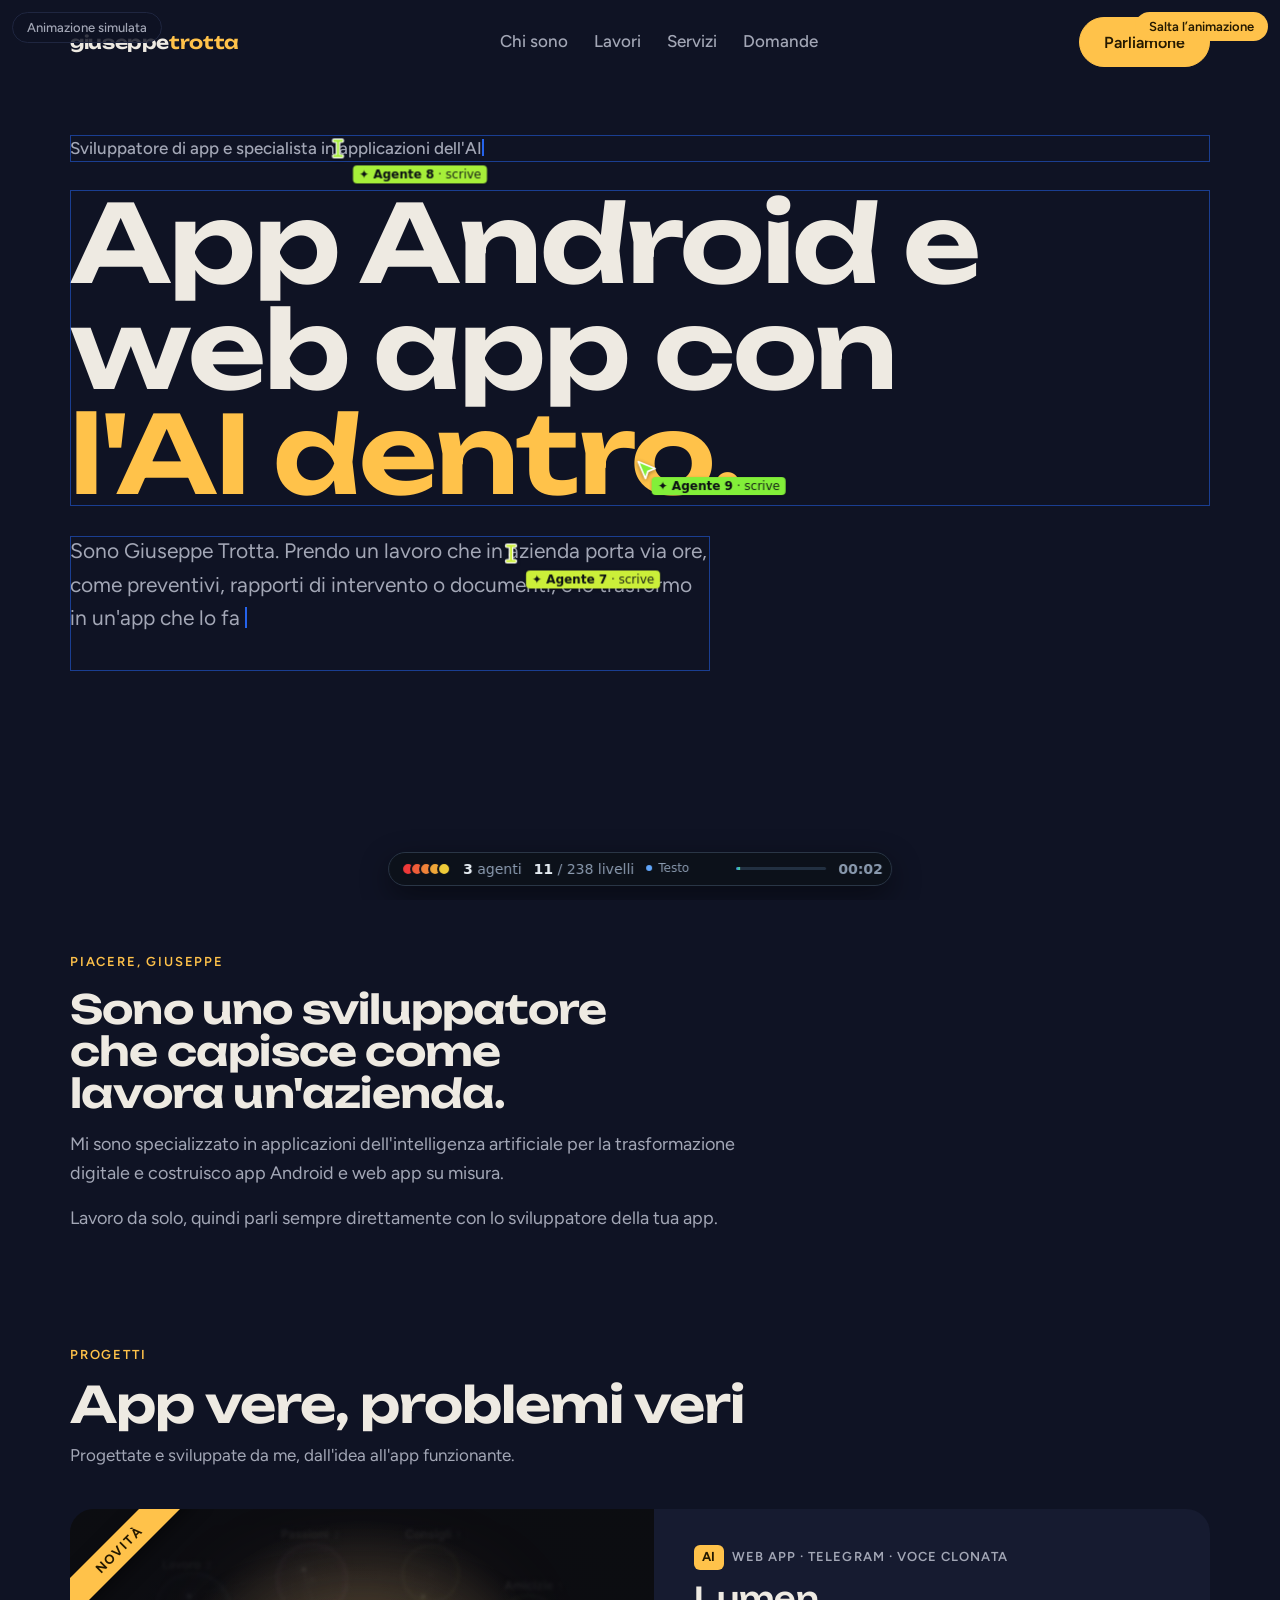
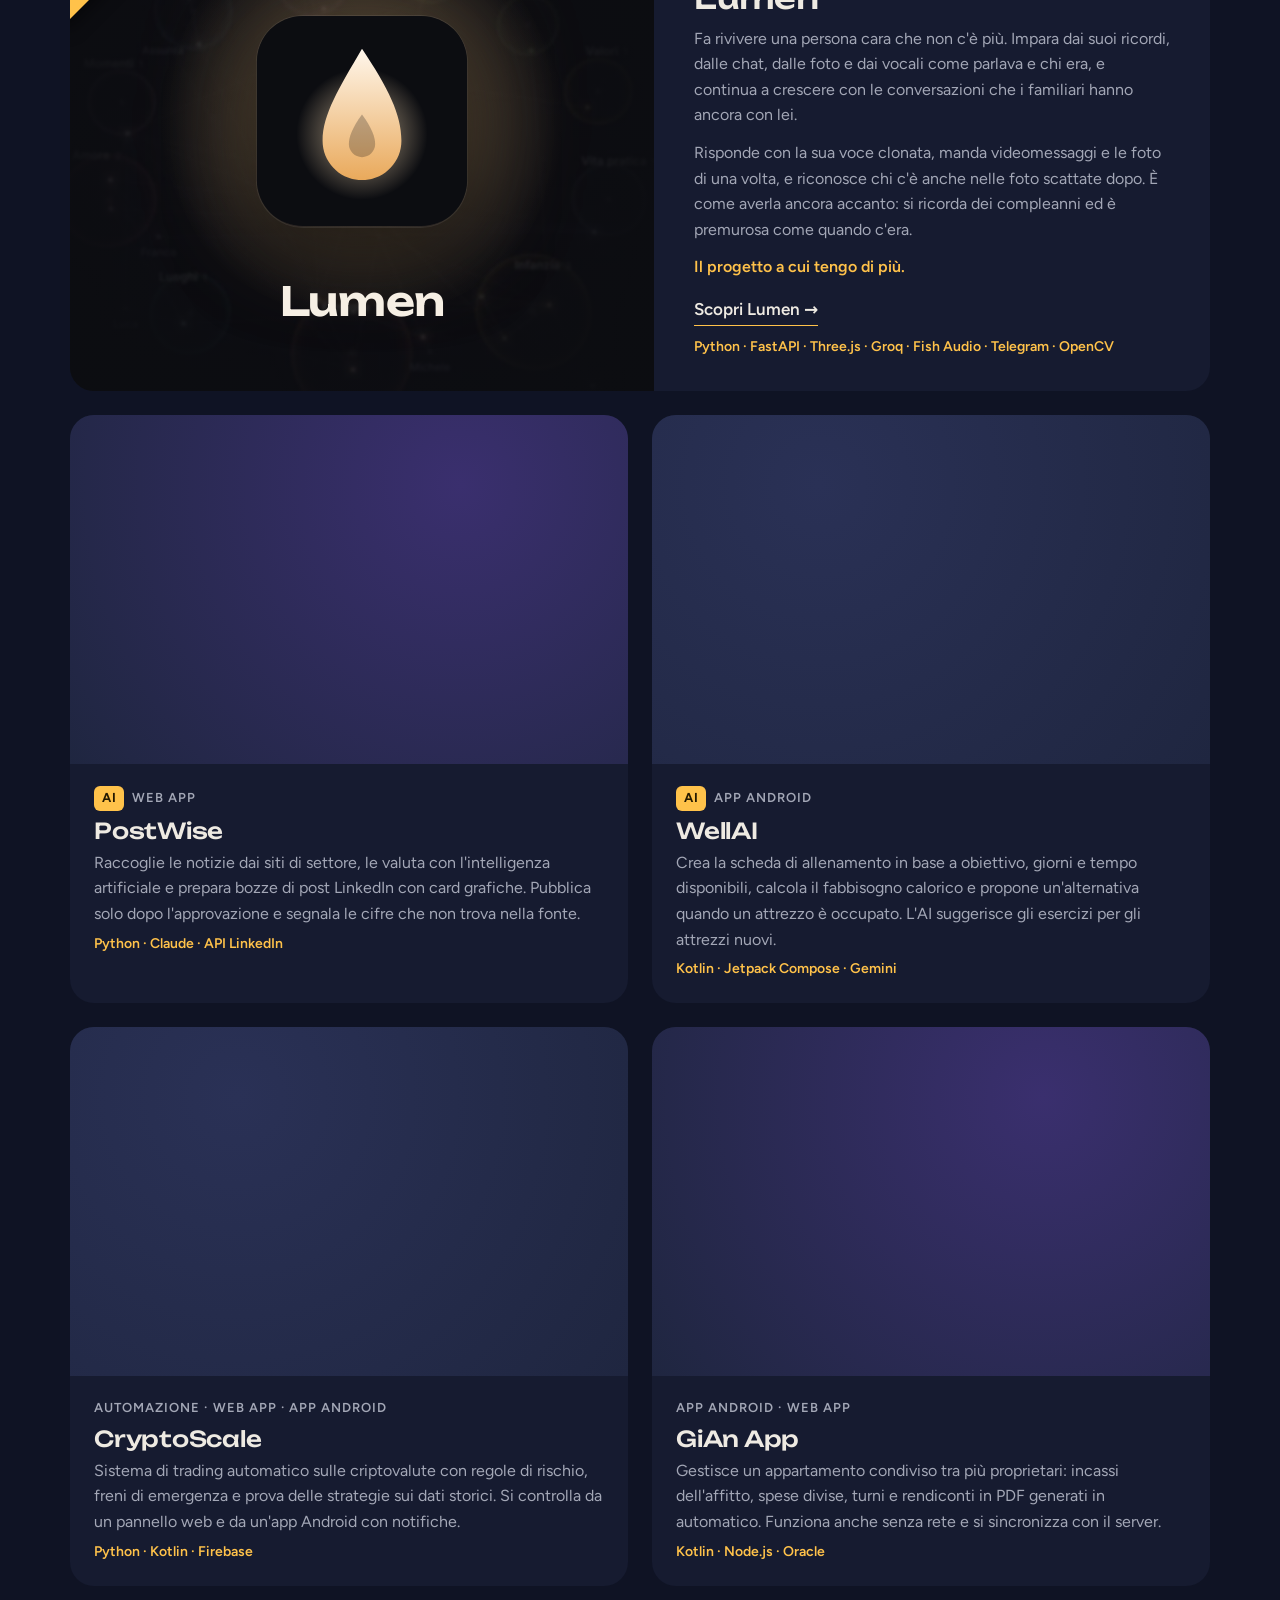
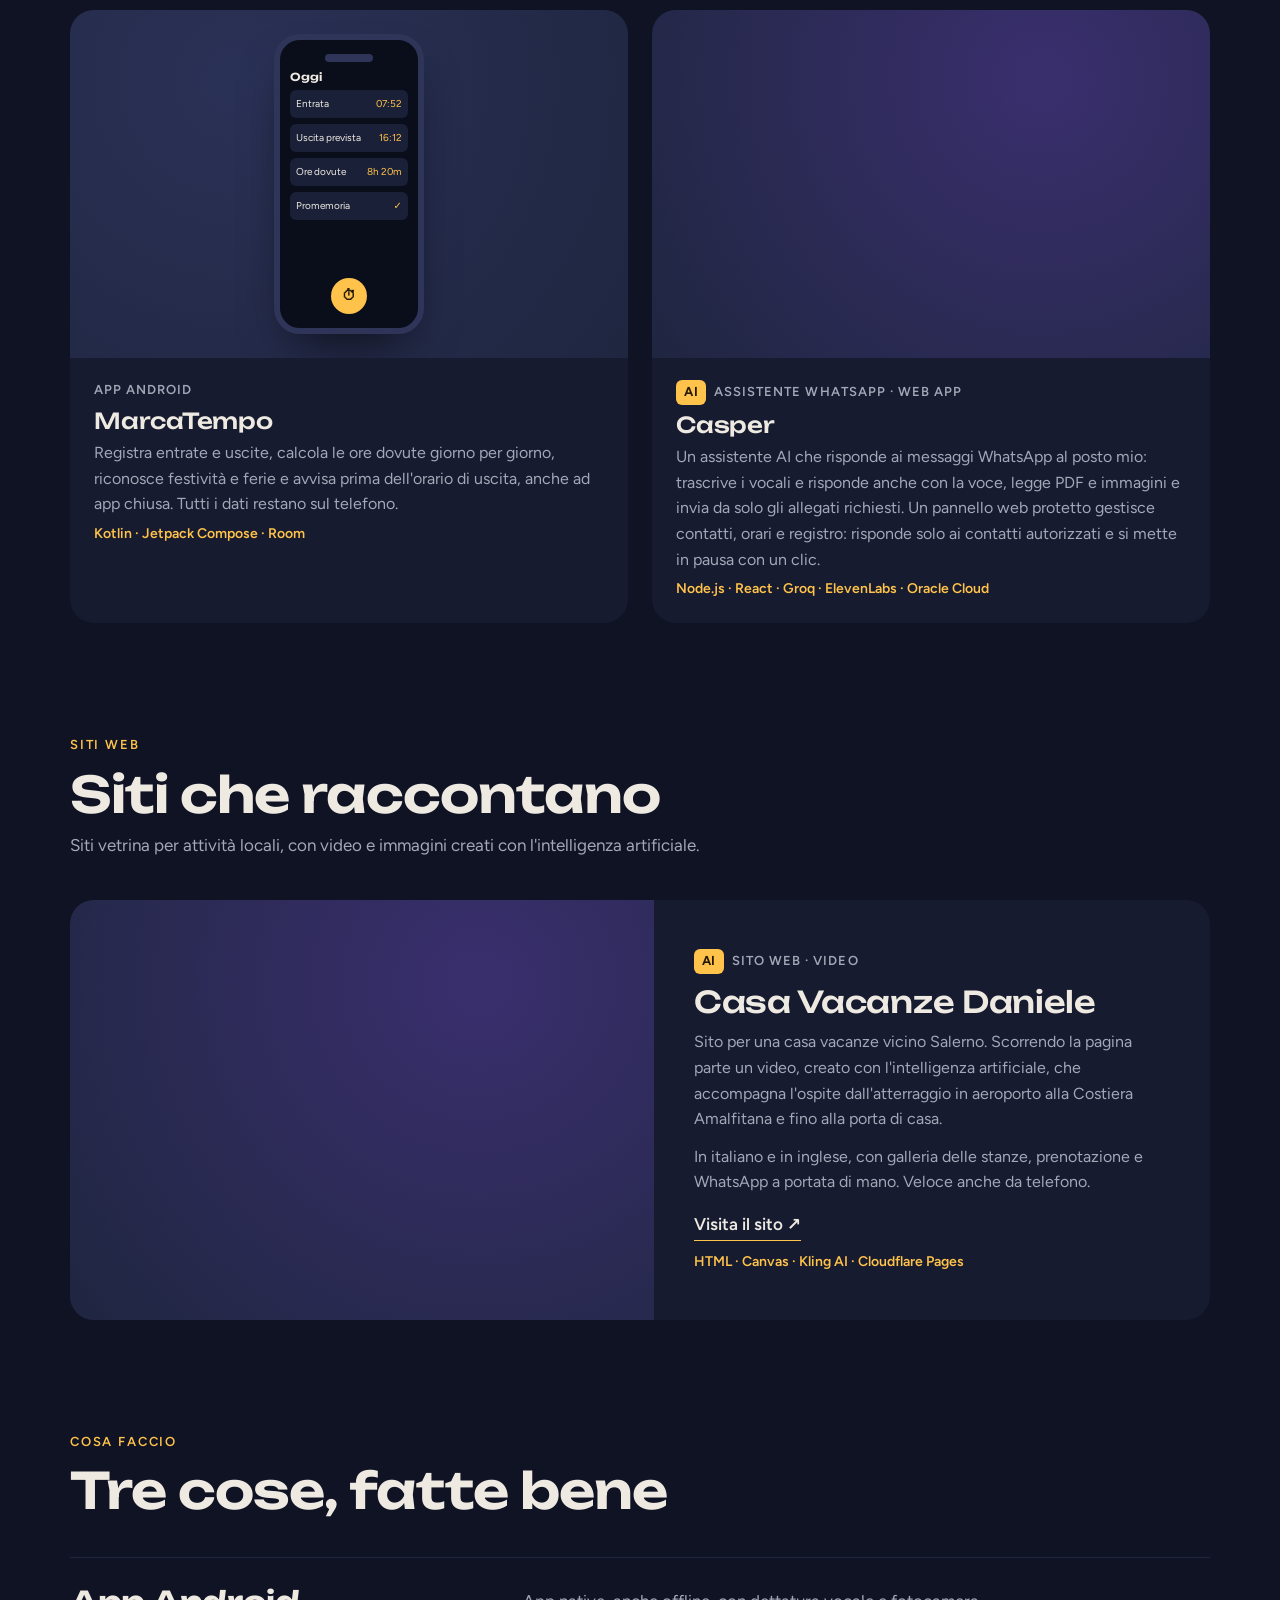
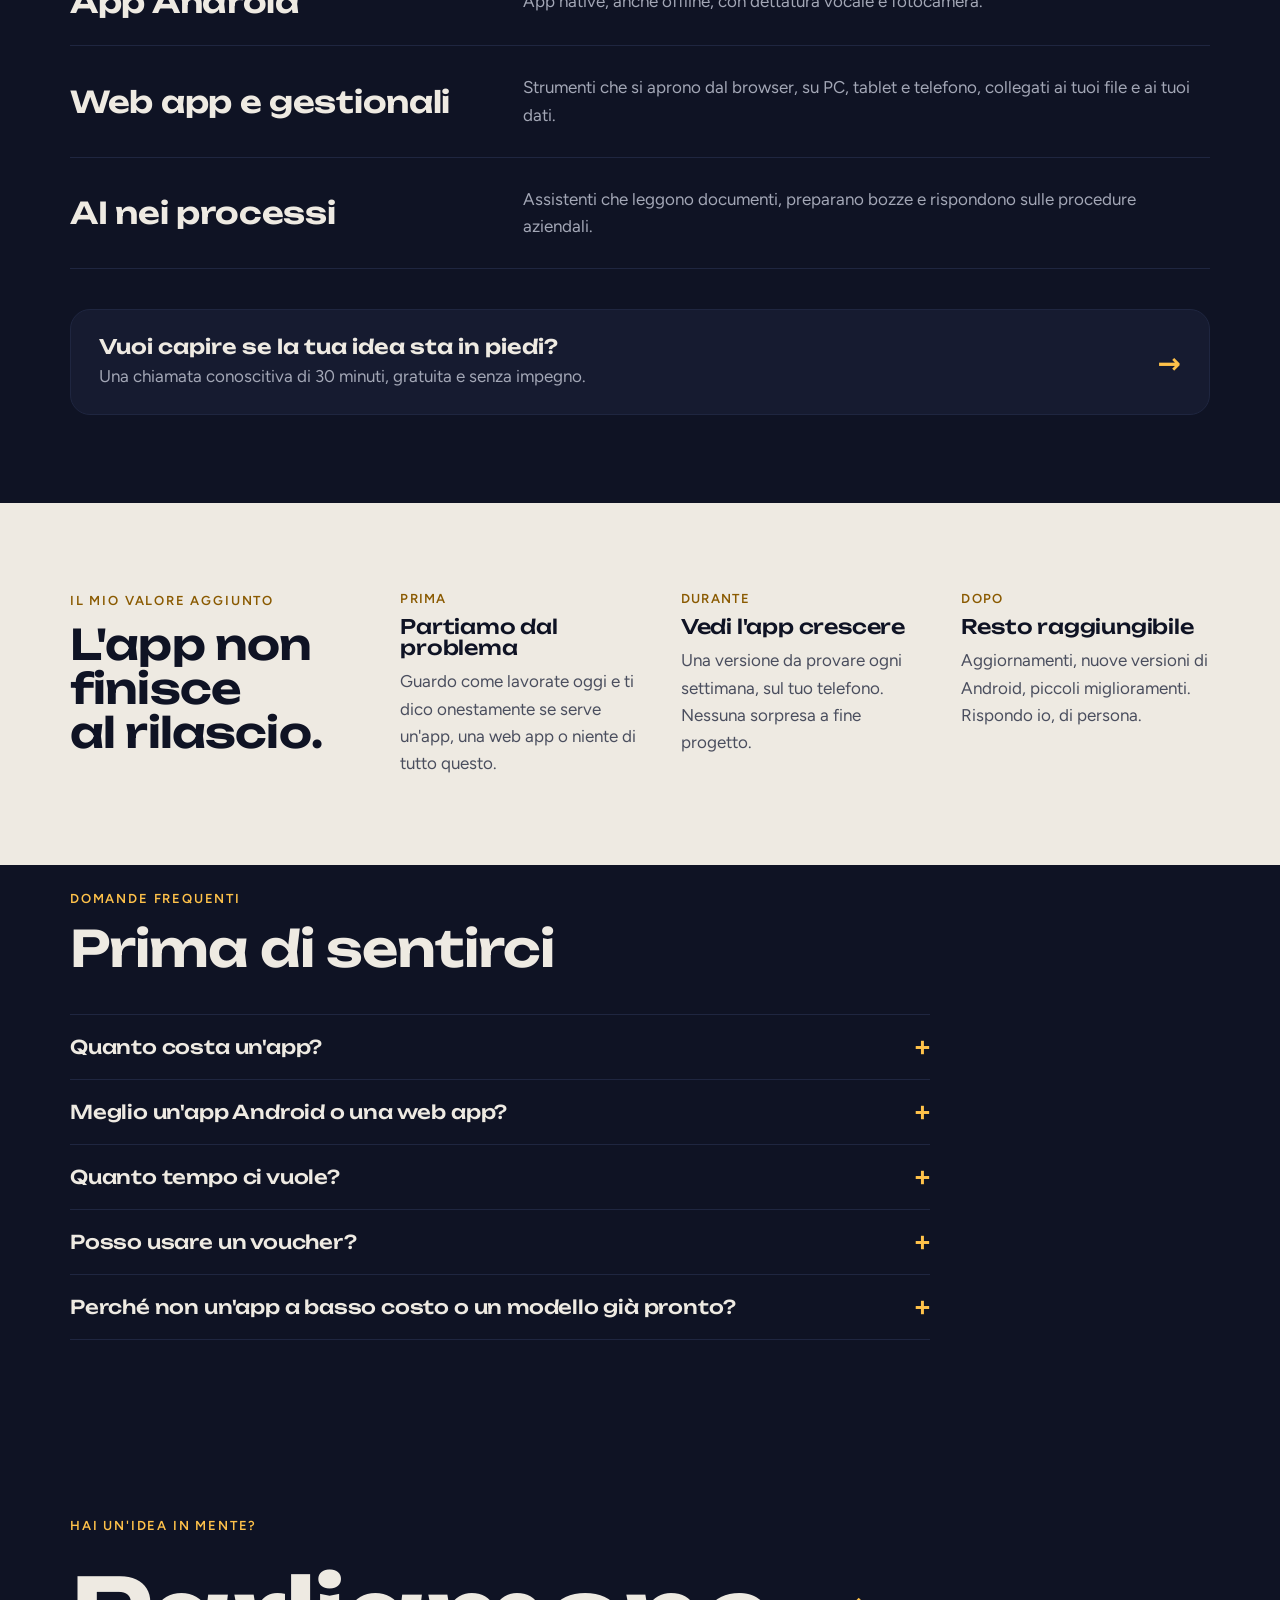
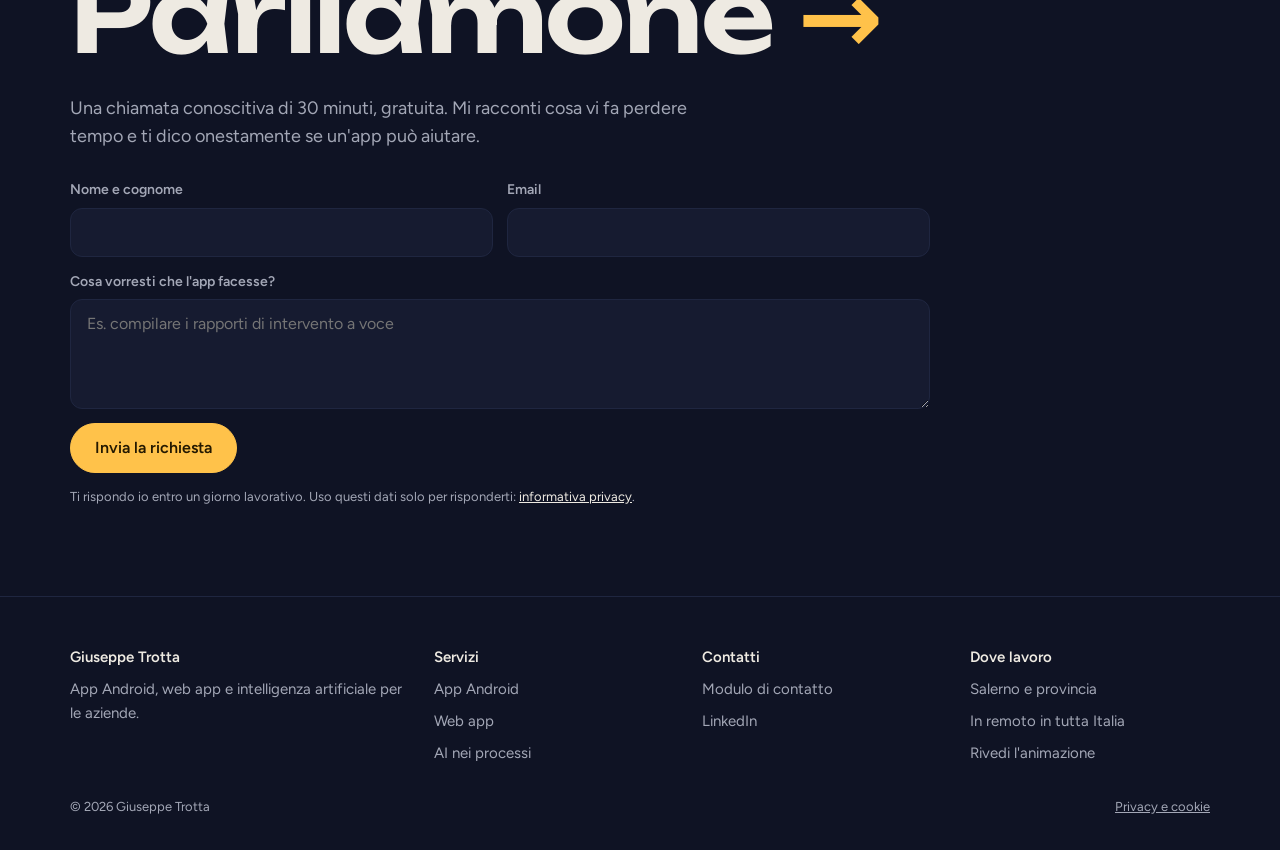
<file: index.html>
<!doctype html>
<html lang="it">
<head>
<meta charset="utf-8">
<meta name="viewport" content="width=device-width, initial-scale=1, viewport-fit=cover">
<title>Giuseppe Trotta · App Android e web app con AI · Salerno</title>
<meta name="description" content="Sviluppatore a Salerno: app Android e web app con l'intelligenza artificiale per aziende e PMI. Preventivi, rapporti e documenti in automatico. Chiamata gratuita.">
<link rel="canonical" href="https://giuseppetrotta82.github.io/">
<meta property="og:type" content="website">
<meta property="og:locale" content="it_IT">
<meta property="og:url" content="https://giuseppetrotta82.github.io/">
<meta property="og:site_name" content="Giuseppe Trotta">
<meta property="og:title" content="Giuseppe Trotta · App Android e web app con l'AI dentro">
<meta property="og:description" content="Trasformo un lavoro che in azienda porta via ore in un'app che lo fa al posto vostro. Dalla prima idea all'app funzionante.">
<meta property="og:image" content="https://giuseppetrotta82.github.io/img/anteprima-social.jpg">
<meta property="og:image:width" content="1200">
<meta property="og:image:height" content="630">
<meta property="og:image:alt" content="Giuseppe Trotta: app Android e web app con l'AI dentro. Sviluppatore a Salerno.">
<meta name="twitter:card" content="summary_large_image">
<meta name="theme-color" content="#0f1324">
<link rel="icon" href="/favicon.ico" sizes="48x48">
<link rel="icon" href="img/favicon-96.png" sizes="96x96" type="image/png">
<link rel="icon" href="img/favicon-192.png" sizes="192x192" type="image/png">
<link rel="icon" href="img/favicon.svg" type="image/svg+xml">
<link rel="apple-touch-icon" href="img/apple-touch-icon.png">
<link rel="preload" href="fonts/unbounded-latin.woff2" as="font" type="font/woff2" crossorigin>
<link rel="preload" href="fonts/figtree-latin.woff2" as="font" type="font/woff2" crossorigin>
<link rel="stylesheet" href="style.css">
<script>
  // Statistiche anonime con Umami, senza cookie. Solo sul sito pubblicato e mai nella copia
  // della pagina dentro l'animazione BuildReel, che altrimenti conterebbe ogni visita due volte.
  if (window.self === window.top) {
    var u = document.createElement('script');
    u.defer = true;
    u.src = 'https://cloud.umami.is/script.js';
    u.setAttribute('data-website-id', '0dba3a65-884b-463e-ad48-1e24ae9fd32e');
    u.setAttribute('data-domains', 'giuseppetrotta82.github.io');
    u.setAttribute('data-exclude-search', 'true');
    document.head.appendChild(u);
    // Cloudflare Web Analytics: anch'esso senza cookie, stessa regola (solo fuori dall'animazione)
    if (location.hostname === 'giuseppetrotta82.github.io') {
      var cf = document.createElement('script');
      cf.type = 'module';
      cf.src = 'https://static.cloudflareinsights.com/beacon.min.js';
      cf.setAttribute('data-cf-beacon', '{"token": "210a8821b2b943499ca80351556585a0"}');
      document.head.appendChild(cf);
    }
  }
</script>
<script type="application/ld+json">
{
  "@context": "https://schema.org",
  "@type": "WebSite",
  "name": "Giuseppe Trotta",
  "alternateName": ["giuseppetrotta", "Giuseppe Trotta · App Android e web app con AI"],
  "url": "https://giuseppetrotta82.github.io/"
}
</script>
<script type="application/ld+json">
{
  "@context": "https://schema.org",
  "@type": "ProfessionalService",
  "name": "Giuseppe Trotta",
  "url": "https://giuseppetrotta82.github.io/",
  "image": "https://giuseppetrotta82.github.io/img/anteprima-social.jpg",
  "description": "Sviluppo di app Android e web app con intelligenza artificiale per aziende e PMI.",
  "founder": { "@type": "Person", "name": "Giuseppe Trotta", "jobTitle": "Sviluppatore di app e specialista in applicazioni dell'intelligenza artificiale" },
  "address": { "@type": "PostalAddress", "addressLocality": "Salerno", "addressRegion": "SA", "addressCountry": "IT" },
  "sameAs": ["https://www.linkedin.com/in/giuseppe-trotta-0851b6442"],
  "areaServed": "IT",
  "knowsLanguage": "it"
}
</script>
</head>
<body>
<script>
  // BuildReel: alla prima visita la pagina viene "costruita" davanti al visitatore da agenti AI simulati,
  // poi l'animazione si dissolve e resta la pagina vera. Una volta per sessione; mai dentro l'animazione stessa.
  (function () {
    if (window.self !== window.top) return;
    var replay = location.hash === '#costruzione';
    try { if (!replay && sessionStorage.getItem('br-visto')) return; } catch (e) {}
    if (!replay && window.matchMedia && matchMedia('(prefers-reduced-motion: reduce)').matches) return;
    try { sessionStorage.setItem('br-visto', '1'); } catch (e) {}
    var box = document.createElement('div');
    box.className = 'br-intro';
    box.innerHTML = '<iframe src="assets/buildreel.html" title="Animazione simulata: costruzione della pagina" tabindex="-1" aria-hidden="true"></iframe>'
      + '<span class="br-intro-note">Animazione simulata</span>'
      + '<button type="button" class="br-intro-skip" data-umami-event="Animazione saltata">Salta l’animazione</button>';
    document.body.appendChild(box);
    document.documentElement.classList.add('intro-on');
    window.brIntroOpen = true;
    var closed = false;
    function close() {
      if (closed) return;
      closed = true;
      box.classList.add('out');
      document.documentElement.classList.remove('intro-on');
      setTimeout(function () { box.remove(); }, 700);
      window.brIntroOpen = false;
      dispatchEvent(new Event('br-intro-closed'));
      if (location.hash === '#costruzione') history.replaceState(null, '', location.pathname);
    }
    box.querySelector('.br-intro-skip').addEventListener('click', close);
    addEventListener('keydown', function (e) { if (e.key === 'Escape') close(); });
    addEventListener('message', function (e) {
      if (e.origin === location.origin && e.data === 'buildreel:done') {
        if (window.umami) umami.track('Animazione vista fino alla fine');
        setTimeout(close, 900);
      }
    });
    setTimeout(close, 60000);
  })();
</script>
<a class="skip" href="#contenuto">Vai al contenuto</a>

<header class="top"><div class="wrap">
  <a class="logo" href="./">giuseppe<span>trotta</span></a>
  <nav aria-label="Sezioni"><a href="#chi-sono">Chi sono</a><a href="#lavori">Lavori</a><a href="#servizi">Servizi</a><a href="#domande">Domande</a></nav>
  <a class="btn btn-sun" href="#contatti" data-umami-event="Clic Parliamone in testata">Parliamone</a>
</div></header>

<main id="contenuto">
<section class="hero">
  <div class="wrap">
    <p class="role">Sviluppatore di app e specialista in applicazioni dell'AI</p>
    <h1>App Android e web app con <em>l'AI dentro.</em></h1>
    <p class="lead">Sono Giuseppe Trotta. Prendo un lavoro che in azienda porta via ore, come preventivi, rapporti di intervento o documenti, e lo trasformo in un'app che lo fa al posto vostro. Seguo ogni fase di persona, dalla prima idea all'app funzionante.</p>
    <div class="actions">
      <a class="btn btn-sun" href="#contatti" data-umami-event="Clic Raccontami la tua idea">Raccontami la tua idea →</a>
      <a class="btn" href="#lavori" data-umami-event="Clic Guarda i lavori">Guarda i lavori</a>
    </div>
  </div>
  <div class="ticker">
    <ul aria-label="Competenze">
      <li>App Android</li><li>Web app</li><li>Assistenti AI</li><li>Riconoscimento vocale</li><li>Lettura documenti</li><li>Automazioni</li>
      <li aria-hidden="true">App Android</li><li aria-hidden="true">Web app</li><li aria-hidden="true">Assistenti AI</li><li aria-hidden="true">Riconoscimento vocale</li><li aria-hidden="true">Lettura documenti</li><li aria-hidden="true">Automazioni</li>
    </ul>
  </div>
</section>

<section id="chi-sono" style="padding-top:48px"><div class="wrap hello">
  <div class="hello-text">
    <span class="kicker">Piacere, Giuseppe</span>
    <h2>Sono uno sviluppatore che capisce come lavora un'azienda.</h2>
    <p>Mi sono specializzato in applicazioni dell'intelligenza artificiale per la trasformazione digitale e costruisco app Android e web app su misura.</p>
    <p>Lavoro da solo, quindi parli sempre direttamente con lo sviluppatore della tua app.</p>
  </div>
</div></section>

<section id="lavori" style="padding-top:24px"><div class="wrap">
  <div class="head">
    <div><span class="kicker">Progetti</span><h2>App vere, problemi veri</h2><p>Progettate e sviluppate da me, dall'idea all'app funzionante.</p></div>
  </div>
  <div class="works">
    <article class="work featured">
      <div class="stage lume" role="img" aria-label="La fiammella di Lumen, accesa, davanti alla mappa dei ricordi">
        <span class="ribbon">Novità</span>
        <span class="lume-halo"></span>
        <svg class="lume-icon" viewBox="0 0 64 64" aria-hidden="true">
          <defs>
            <radialGradient id="lume-g" cx="50%" cy="50%" r="50%"><stop offset="0" stop-color="#fff7ec"/><stop offset=".45" stop-color="#f3d9b1" stop-opacity=".55"/><stop offset="1" stop-color="#f3d9b1" stop-opacity="0"/></radialGradient>
            <linearGradient id="lume-f" x1="0" y1="0" x2="0" y2="1"><stop offset="0" stop-color="#fff7ec"/><stop offset="1" stop-color="#e9a95b"/></linearGradient>
          </defs>
          <rect width="64" height="64" rx="14" fill="#0c0d11"/>
          <circle cx="32" cy="36" r="20" fill="url(#lume-g)" opacity=".7"/>
          <path class="lume-flame" fill="url(#lume-f)" d="M32 10 C40 22 44 30 44 38 C44 44.6 38.6 50 32 50 C25.4 50 20 44.6 20 38 C20 30 25 22 32 10Z"/>
          <path fill="#0c0d11" opacity=".25" d="M32 30 C35 34 36 37 36 39 C36 41.2 34.2 43 32 43 C29.8 43 28 41.2 28 39 C28 37 29 34 32 30Z"/>
          <circle class="lume-spark s1" cx="30" cy="14" r="1.1"/>
          <circle class="lume-spark s2" cx="34" cy="16" r="1.1"/>
          <circle class="lume-spark s3" cx="32" cy="12" r="1.1"/>
          <circle class="lume-spark s4" cx="29" cy="17" r="1.1"/>
        </svg>
        <span class="lume-name" aria-hidden="true">Lumen</span>
      </div>
      <div class="work-body"><span class="cat"><b>AI</b>Web app · Telegram · Voce clonata</span><h3>Lumen</h3><p>Fa rivivere una persona cara che non c'è più. Impara dai suoi ricordi, dalle chat, dalle foto e dai vocali come parlava e chi era, e continua a crescere con le conversazioni che i familiari hanno ancora con lei.</p><p>Risponde con la sua voce clonata, manda videomessaggi e le foto di una volta, e riconosce chi c'è anche nelle foto scattate dopo. È come averla ancora accanto: si ricorda dei compleanni ed è premurosa come quando c'era.</p><p class="heart">Il progetto a cui tengo di più.</p><a class="more" href="lumen.html" data-umami-event="Scopri Lumen">Scopri Lumen →</a><span class="tech">Python · FastAPI · Three.js · Groq · Fish Audio · Telegram · OpenCV</span></div>
    </article>
    <article class="work">
      <div class="stage v"><img class="shot square" src="img/progetti/postwise.jpg" width="720" height="720" alt="Card per un post LinkedIn generata da PostWise" loading="lazy"></div>
      <div class="work-body"><span class="cat"><b>AI</b>Web app</span><h3>PostWise</h3><p>Raccoglie le notizie dai siti di settore, le valuta con l'intelligenza artificiale e prepara bozze di post LinkedIn con card grafiche. Pubblica solo dopo l'approvazione e segnala le cifre che non trova nella fonte.</p><span class="tech">Python · Claude · API LinkedIn</span></div>
    </article>
    <article class="work">
      <div class="stage"><img class="shot phone-shot" src="img/progetti/wellai.jpg" width="540" height="1136" alt="Schermata principale dell'app WellAI con il prossimo allenamento" loading="lazy"></div>
      <div class="work-body"><span class="cat"><b>AI</b>App Android</span><h3>WellAI</h3><p>Crea la scheda di allenamento in base a obiettivo, giorni e tempo disponibili, calcola il fabbisogno calorico e propone un'alternativa quando un attrezzo è occupato. L'AI suggerisce gli esercizi per gli attrezzi nuovi.</p><span class="tech">Kotlin · Jetpack Compose · Gemini</span></div>
    </article>
    <article class="work">
      <div class="stage"><img class="shot phone-shot" src="img/progetti/cryptoscale.jpg" width="540" height="849" alt="Pannello di CryptoScale con le criptovalute monitorate" loading="lazy"></div>
      <div class="work-body"><span class="cat">Automazione · Web app · App Android</span><h3>CryptoScale</h3><p>Sistema di trading automatico sulle criptovalute con regole di rischio, freni di emergenza e prova delle strategie sui dati storici. Si controlla da un pannello web e da un'app Android con notifiche.</p><span class="tech">Python · Kotlin · Firebase</span></div>
    </article>
    <article class="work">
      <div class="stage v"><img class="shot square logo-shot" src="img/progetti/gian.jpg" width="600" height="600" alt="Logo di GiAn App" loading="lazy"></div>
      <div class="work-body"><span class="cat">App Android · Web app</span><h3>GiAn App</h3><p>Gestisce un appartamento condiviso tra più proprietari: incassi dell'affitto, spese divise, turni e rendiconti in PDF generati in automatico. Funziona anche senza rete e si sincronizza con il server.</p><span class="tech">Kotlin · Node.js · Oracle</span></div>
    </article>
    <article class="work">
      <!-- DA COMPLETARE: sostituire il telefono disegnato con una schermata reale (senza nomi di aziende) -->
      <div class="stage">
        <div class="phone" aria-hidden="true">
          <span class="bar"></span>
          <div class="screen"><span class="t">Oggi</span><div class="row">Entrata <i>07:52</i></div><div class="row">Uscita prevista <i>16:12</i></div><div class="row">Ore dovute <i>8h 20m</i></div><div class="row">Promemoria <i>✓</i></div></div>
          <span class="mic">⏱</span>
        </div>
      </div>
      <div class="work-body"><span class="cat">App Android</span><h3>MarcaTempo</h3><p>Registra entrate e uscite, calcola le ore dovute giorno per giorno, riconosce festività e ferie e avvisa prima dell'orario di uscita, anche ad app chiusa. Tutti i dati restano sul telefono.</p><span class="tech">Kotlin · Jetpack Compose · Room</span></div>
    </article>
    <article class="work">
      <div class="stage v"><img class="shot landscape" src="img/progetti/casper.jpg" width="854" height="640" alt="Casper, una sfera bianca con gli occhi, sopra uno smartphone con una chat WhatsApp aperta" loading="lazy"></div>
      <div class="work-body"><span class="cat"><b>AI</b>Assistente WhatsApp · Web app</span><h3>Casper</h3><p>Un assistente AI che risponde ai messaggi WhatsApp al posto mio: trascrive i vocali e risponde anche con la voce, legge PDF e immagini e invia da solo gli allegati richiesti. Un pannello web protetto gestisce contatti, orari e registro: risponde solo ai contatti autorizzati e si mette in pausa con un clic.</p><span class="tech">Node.js · React · Groq · ElevenLabs · Oracle Cloud</span></div>
    </article>
  </div>
</div></section>

<section id="siti" style="padding-top:24px"><div class="wrap">
  <div class="head">
    <div><span class="kicker">Siti web</span><h2>Siti che raccontano</h2><p>Siti vetrina per attività locali, con video e immagini creati con l'intelligenza artificiale.</p></div>
  </div>
  <div class="works">
    <article class="work featured">
      <div class="stage v"><img class="shot landscape" src="img/progetti/casadaniele.jpg" width="900" height="596" alt="Pagina iniziale del sito Casa Vacanze Daniele: un aereo sopra le nuvole al tramonto con il logo della casa" loading="lazy"></div>
      <div class="work-body"><span class="cat"><b>AI</b>Sito web · Video</span><h3>Casa Vacanze Daniele</h3><p>Sito per una casa vacanze vicino Salerno. Scorrendo la pagina parte un video, creato con l'intelligenza artificiale, che accompagna l'ospite dall'atterraggio in aeroporto alla Costiera Amalfitana e fino alla porta di casa.</p><p>In italiano e in inglese, con galleria delle stanze, prenotazione e WhatsApp a portata di mano. Veloce anche da telefono.</p><a class="more" href="https://casavacanzedaniele.pages.dev/" target="_blank" rel="noopener" data-umami-event="Visita Casa Daniele">Visita il sito ↗</a><span class="tech">HTML · Canvas · Kling AI · Cloudflare Pages</span></div>
    </article>
  </div>
</div></section>

<section id="servizi" style="padding-top:24px"><div class="wrap">
  <div class="head"><div><span class="kicker">Cosa faccio</span><h2>Tre cose, fatte bene</h2></div></div>
  <div class="services">
    <div class="service"><h3>App Android</h3><p>App native, anche offline, con dettatura vocale e fotocamera.</p></div>
    <div class="service"><h3>Web app e gestionali</h3><p>Strumenti che si aprono dal browser, su PC, tablet e telefono, collegati ai tuoi file e ai tuoi dati.</p></div>
    <div class="service"><h3>AI nei processi</h3><p>Assistenti che leggono documenti, preparano bozze e rispondono sulle procedure aziendali.</p></div>
  </div>
  <a class="offer" href="#contatti" data-umami-event="Clic chiamata conoscitiva">
    <div><strong>Vuoi capire se la tua idea sta in piedi?</strong><span>Una chiamata conoscitiva di 30 minuti, gratuita e senza impegno.</span></div>
    <span class="arrow" aria-hidden="true">→</span>
  </a>
</div></section>

<section class="support"><div class="wrap support-grid">
  <div><span class="kicker">Il mio valore aggiunto</span><h2>L'app non finisce al rilascio.</h2></div>
  <div><span class="when">Prima</span><h3>Partiamo dal problema</h3><p>Guardo come lavorate oggi e ti dico onestamente se serve un'app, una web app o niente di tutto questo.</p></div>
  <div><span class="when">Durante</span><h3>Vedi l'app crescere</h3><p>Una versione da provare ogni settimana, sul tuo telefono. Nessuna sorpresa a fine progetto.</p></div>
  <div><span class="when">Dopo</span><h3>Resto raggiungibile</h3><p>Aggiornamenti, nuove versioni di Android, piccoli miglioramenti. Rispondo io, di persona.</p></div>
</div></section>

<section id="domande" style="padding-top:24px"><div class="wrap">
  <div class="head"><div><span class="kicker">Domande frequenti</span><h2>Prima di sentirci</h2></div></div>
  <div class="faq">
    <details><summary>Quanto costa un'app?</summary><p>Dipende da cosa deve fare. Dopo la prima chiamata ricevi un preventivo scritto, a prezzo fisso, e si può partire da una versione piccola su un solo processo.</p></details>
    <details><summary>Meglio un'app Android o una web app?</summary><p>Se serve lavorare senza rete o usare spesso fotocamera, microfono o GPS, conviene l'app Android. Se basta aprirla da PC e telefono, una web app costa meno e non passa dagli store. Lo decidiamo insieme alla prima chiamata.</p></details>
    <details><summary>Quanto tempo ci vuole?</summary><p>Una prima versione da provare arriva di solito in 3-6 settimane. Ogni settimana ricevi un aggiornamento da installare.</p></details>
    <details><summary>Posso usare un voucher?</summary><p>In molti casi consulenza e sviluppo digitale rientrano nei voucher della Camera di Commercio. Verifichiamo insieme il bando della tua provincia.</p></details>
    <details><summary>Perché non un'app a basso costo o un modello già pronto?</summary><p>I modelli pronti vanno bene per i casi generici. Quando l'app deve seguire il vostro modo di lavorare, il vostro listino e i vostri documenti, conviene costruirla su misura e partire in piccolo.</p></details>
  </div>
</div></section>

<section class="final" id="contatti"><div class="wrap">
  <span class="kicker">Hai un'idea in mente?</span>
  <h2>Parliamone <span aria-hidden="true">→</span></h2>
  <p class="intro">Una chiamata conoscitiva di 30 minuti, gratuita. Mi racconti cosa vi fa perdere tempo e ti dico onestamente se un'app può aiutare.</p>
  <!-- Il modulo è inviato a Web3Forms, che inoltra il messaggio via email -->
  <form id="modulo" action="https://api.web3forms.com/submit" method="post">
    <input type="hidden" name="access_key" value="7eb8530e-3413-431f-84c1-29afe6f0026f">
    <input type="hidden" name="subject" value="Nuova richiesta dalla landing">
    <input type="hidden" name="from_name" value="Landing Giuseppe Trotta">
    <input type="hidden" name="redirect" id="redirect" value="">
    <label for="nome">Nome e cognome<input id="nome" name="nome" autocomplete="name" maxlength="120" required></label>
    <label for="email">Email<input id="email" name="email" type="email" autocomplete="email" maxlength="200" required></label>
    <label class="full" for="idea">Cosa vorresti che l'app facesse?<textarea id="idea" name="idea" maxlength="1500" placeholder="Es. compilare i rapporti di intervento a voce" required></textarea></label>
    <input class="trap" type="checkbox" name="botcheck" tabindex="-1" autocomplete="off" aria-hidden="true">
    <div class="actions full">
      <button class="btn btn-sun" type="submit" data-umami-event="Clic Invia la richiesta">Invia la richiesta</button>
    </div>
    <p class="fine full">Ti rispondo io entro un giorno lavorativo. Uso questi dati solo per risponderti: <a href="privacy.html">informativa privacy</a>.</p>
  </form>
  <script>
    // Dopo l'invio Web3Forms riporta alla pagina di ringraziamento dello stesso sito (serve un indirizzo completo)
    document.getElementById('redirect').value = new URL('grazie.html', location.href).href;
  </script>
</div></section>
</main>

<footer><div class="wrap">
  <div class="foot">
    <div><b>Giuseppe Trotta</b><span>App Android, web app e intelligenza artificiale per le aziende.</span></div>
    <div><b>Servizi</b><a href="#servizi">App Android</a><a href="#servizi">Web app</a><a href="#servizi">AI nei processi</a></div>
    <div><b>Contatti</b><a href="#contatti">Modulo di contatto</a><a href="https://www.linkedin.com/in/giuseppe-trotta-0851b6442" rel="noopener" data-umami-event="Clic LinkedIn">LinkedIn</a></div>
    <div><b>Dove lavoro</b><span>Salerno e provincia</span><span>In remoto in tutta Italia</span><a href="./#costruzione" id="rivedi" data-umami-event="Rivedi animazione">Rivedi l'animazione</a></div>
  </div>
  <div class="legal"><span>© 2026 Giuseppe Trotta</span><span><a href="privacy.html">Privacy e cookie</a></span></div>
</div></footer>
<script>
  // Foto dei progetti: quando arrivano sullo schermo si caricano da pixellate a nitide, una dopo l'altra,
  // da sinistra a destra e riga per riga (l'ordine delle schede nella pagina). Senza JavaScript, con il
  // movimento ridotto o dentro l'animazione BuildReel le foto sono semplicemente visibili.
  (function () {
    if (window.self !== window.top || !('IntersectionObserver' in window)) return;
    if (window.matchMedia && matchMedia('(prefers-reduced-motion: reduce)').matches) return;
    var imgs = [].slice.call(document.querySelectorAll('.works .stage img'));
    imgs.forEach(function (img) { img.classList.add('px-wait'); });
    var STEPS = [24, 14, 8, 4, 2], STEP_MS = 110, GAP_MS = 380;
    var seen = new Set(), next = 0, lastStart = 0;

    function pixelIn(img) {
      var ready = img.complete && img.naturalWidth ? Promise.resolve() : (img.decode ? img.decode().catch(function () {}) : Promise.resolve());
      ready.then(function () {
        var w = img.offsetWidth, h = img.offsetHeight, cs = getComputedStyle(img);
        var c = document.createElement('canvas');
        c.className = 'px-canvas';
        c.width = w; c.height = h;
        c.style.left = img.offsetLeft + 'px'; c.style.top = img.offsetTop + 'px';
        c.style.width = w + 'px'; c.style.height = h + 'px';
        c.style.borderRadius = cs.borderRadius;
        img.parentNode.appendChild(c);
        var ctx = c.getContext('2d'), px = function (k) { return parseFloat(cs[k]) || 0; };
        var bx = px('borderLeftWidth'), by = px('borderTopWidth'), ix = bx + px('paddingLeft'), iy = by + px('paddingTop');
        var iw = w - ix - px('borderRightWidth') - px('paddingRight'), ih = h - iy - px('borderBottomWidth') - px('paddingBottom');
        var bg = cs.backgroundColor, clear = /rgba\(0, 0, 0, 0\)|transparent/.test(bg);
        var small = document.createElement('canvas'), sctx = small.getContext('2d');
        function frame(block) {
          small.width = Math.max(1, Math.round(iw / block)); small.height = Math.max(1, Math.round(ih / block));
          sctx.drawImage(img, 0, 0, small.width, small.height);
          ctx.clearRect(0, 0, w, h);
          if (bx || by) { ctx.fillStyle = cs.borderTopColor; ctx.fillRect(0, 0, w, h); }
          ctx.fillStyle = clear ? '#0a0d1a' : bg;
          ctx.fillRect(bx, by, w - bx - px('borderRightWidth'), h - by - px('borderBottomWidth'));
          ctx.imageSmoothingEnabled = false;
          ctx.drawImage(small, ix, iy, iw, ih);
        }
        STEPS.forEach(function (b, k) { setTimeout(function () { frame(b); }, k * STEP_MS); });
        setTimeout(function () {
          img.classList.remove('px-wait');
          c.classList.add('px-out');
          setTimeout(function () { c.remove(); }, 400);
        }, STEPS.length * STEP_MS);
      });
    }

    // Una foto parte solo dopo quelle che la precedono, a distanza di GAP_MS l'una dall'altra
    function pump() {
      while (next < imgs.length && seen.has(imgs[next])) {
        var img = imgs[next++], at = Math.max(Date.now(), lastStart + GAP_MS);
        lastStart = at;
        setTimeout(pixelIn.bind(null, img), at - Date.now());
      }
    }
    function start() {
      var io = new IntersectionObserver(function (entries) {
        entries.forEach(function (e) {
          if (!e.isIntersecting) return;
          // Una foto vista fa partire anche quelle prima di lei, rimaste sopra
          for (var k = 0; k <= imgs.indexOf(e.target); k++) seen.add(imgs[k]);
          io.unobserve(e.target);
        });
        pump();
      }, { threshold: .35 });
      imgs.forEach(function (img) { io.observe(img); });
    }
    if (window.brIntroOpen) addEventListener('br-intro-closed', start, { once: true }); else start();
  })();
</script>
<script>
  // "Rivedi l'animazione" nel footer: ricarica la pagina con l'animazione
  document.getElementById('rivedi').addEventListener('click', function (e) {
    e.preventDefault();
    location.hash = 'costruzione';
    location.reload();
  });
</script>
</body>
</html>
</file>
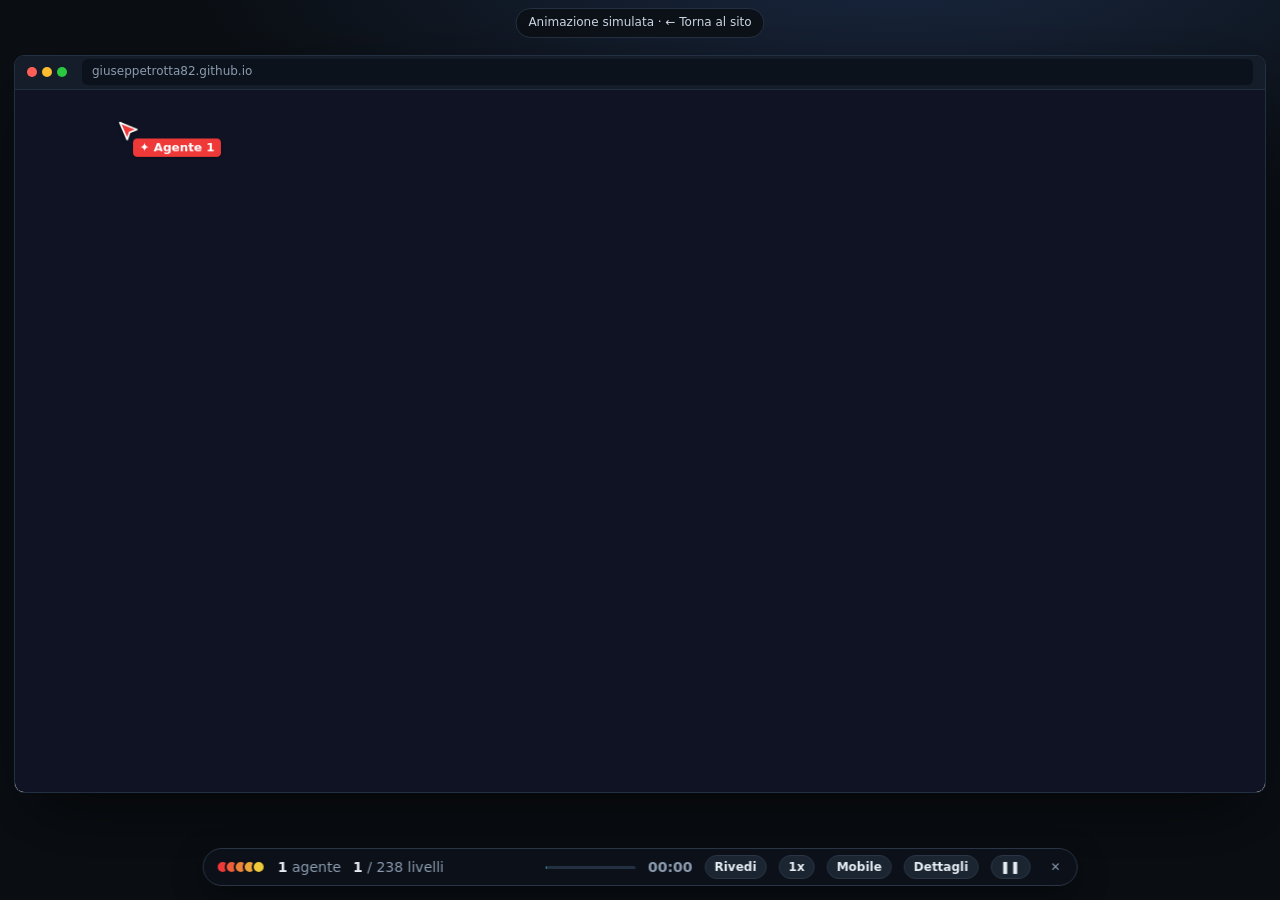
<file: costruzione.html>
<!doctype html>
<html lang="it">
<head>
  <meta charset="utf-8">
  <meta name="viewport" content="width=device-width, initial-scale=1">
  <title>Come nasce questa pagina · Giuseppe Trotta</title>
  <meta name="robots" content="noindex">
  <meta name="description" content="Animazione dimostrativa: la landing di Giuseppe Trotta costruita da zero da un gruppo di agenti AI simulati.">
  <link rel="icon" href="data:image/svg+xml,%3Csvg xmlns='http://www.w3.org/2000/svg' viewBox='0 0 32 32'%3E%3Crect width='32' height='32' rx='8' fill='%230b0f14'/%3E%3Cpath d='M8 7l7 18 2.6-7.4L25 15z' fill='%2360a5fa' stroke='%23fff' stroke-width='1.5' stroke-linejoin='round'/%3E%3C/svg%3E">
  <style>
    :root {
      --bg: #0b0f14;
      --panel: #111823;
      --border: #223041;
      --text: #e6edf3;
      --muted: #8b9bb0;
      --blue: #3b82f6;
    }
    * { box-sizing: border-box; }
    html, body { height: 100%; margin: 0; }
    body {
      background: radial-gradient(1200px 600px at 70% -10%, #1b2a44 0, transparent 60%), var(--bg);
      color: var(--text);
      font: 14px/1.45 system-ui, -apple-system, "Segoe UI", Roboto, sans-serif;
      overflow: hidden;
    }
    .app { display: grid; grid-template-columns: minmax(0, 1fr); grid-template-rows: auto minmax(0, 1fr); height: 100vh; height: 100dvh; }

    /* Prompt (details mode only) */
    .prompt { display: none; align-items: center; gap: 10px; padding: 12px 16px; border-bottom: 1px solid var(--border); }
    .details .prompt { display: flex; }
    .logo { flex: none; width: 26px; height: 26px; border-radius: 7px; background: conic-gradient(from 200deg, #c084fc, #38bdf8, #4ade80, #facc15, #fb923c, #f472b6, #c084fc); }
    .prompt-box {
      flex: 1;
      min-width: 0;
      padding: 9px 12px;
      background: var(--panel);
      border: 1px solid var(--border);
      border-radius: 10px;
      color: #cfe0f5;
      white-space: nowrap;
      overflow: hidden;
      text-overflow: ellipsis;
    }
    .caret { display: inline-block; width: 2px; height: 1em; margin-left: 1px; vertical-align: -2px; background: var(--blue); animation: blink 1s steps(1) infinite; }
    @keyframes blink { 50% { opacity: 0; } }
    #send { flex: none; width: 36px; height: 36px; border: 0; border-radius: 10px; background: #1b2532; color: var(--muted); font-size: 18px; transition: background-color .2s, color .2s; }
    #send.pressed { background: var(--blue); color: #fff; }

    /* Stage */
    .stage { display: grid; grid-row: 2; grid-template-columns: minmax(0, 1fr); min-height: 0; }
    .details .stage { grid-template-columns: minmax(0, 1fr) 380px; }
    .preview { position: relative; display: grid; place-items: center; min-width: 0; min-height: 0; padding: 14px 14px 66px; }
    .device { background: #0f1620; border: 1px solid var(--border); border-radius: 10px; overflow: hidden; box-shadow: 0 30px 80px rgba(0, 0, 0, .5); }
    .chrome { display: flex; align-items: center; gap: 10px; height: 34px; padding: 0 12px; background: #141d29; border-bottom: 1px solid var(--border); }
    .lights i { display: inline-block; width: 10px; height: 10px; margin-right: 5px; border-radius: 50%; background: #ff5f57; }
    .lights i:nth-child(2) { background: #febc2e; }
    .lights i:nth-child(3) { background: #28c840; }
    .url { flex: 1; padding: 4px 10px; border-radius: 6px; background: #0b121b; color: var(--muted); font-size: 12px; white-space: nowrap; overflow: hidden; text-overflow: ellipsis; }
    .screen { position: relative; overflow: hidden; background: #fff; }
    .screen iframe { position: absolute; left: 0; top: 0; border: 0; transform-origin: 0 0; background: #fff; }
    .device.mobile { padding: 10px; border: 2px solid #2a3646; border-radius: 34px; background: #05080c; }
    .device.mobile .chrome { display: none; }
    .device.mobile .screen { border-radius: 24px; }

    /* Side panel (details mode only) */
    .panel { display: none; flex-direction: column; gap: 12px; min-width: 0; min-height: 0; padding: 16px 16px 76px; border-left: 1px solid var(--border); background: rgba(10, 15, 22, .6); }
    .details .panel { display: flex; }
    .label { margin: 0 0 6px; color: var(--muted); font-size: 11px; letter-spacing: .08em; text-transform: uppercase; }
    .swarm { display: grid; grid-template-columns: repeat(10, 1fr); gap: 6px; }
    .swarm span { aspect-ratio: 1; border-radius: 50%; background: var(--c); opacity: .35; transition: opacity .2s, transform .2s; }
    .swarm span.working { opacity: 1; transform: scale(1.15); }

    .editor { display: flex; flex-direction: column; flex: 1; min-height: 120px; background: #0a1018; border: 1px solid var(--border); border-radius: 10px; overflow: hidden; }
    .tab { display: flex; justify-content: space-between; gap: 8px; padding: 7px 12px; background: #121a25; border-bottom: 1px solid var(--border); color: var(--muted); font: 12px ui-monospace, Consolas, monospace; }
    #code {
      display: flex;
      flex: 1;
      flex-direction: column;
      justify-content: flex-end;
      margin: 0;
      padding: 10px 12px;
      overflow: hidden;
      color: #c9d6e3;
      font: 12px/1.55 "Cascadia Code", Consolas, ui-monospace, monospace;
      white-space: pre-wrap;
      word-break: break-all;
    }
    .line { display: grid; grid-template-columns: 30px 1fr; }
    .line .n { padding-right: 10px; color: #3d4b5c; text-align: right; }
    .k, .a, .s { font-style: normal; }
    .k { color: #7cc4ff; }
    .a { color: #f5c26b; }
    .s { color: #9be28f; }
    .cur { display: inline-block; width: 7px; height: 1.1em; vertical-align: -3px; background: #7cc4ff; animation: blink 1s steps(1) infinite; }

    .log { display: flex; flex-direction: column; justify-content: flex-end; gap: 3px; max-height: 170px; margin: 0; padding: 0; overflow: hidden; list-style: none; font-size: 12.5px; }
    .log li { color: var(--muted); animation: enter .3s both; }
    .log b { color: var(--c); }
    .log .ok { color: #4ade80; }
    .log .ko { color: #f87171; }
    @keyframes enter { from { opacity: 0; transform: translateY(6px); } }

    /* Bottom bar */
    .bar {
      position: fixed;
      left: 50%;
      bottom: 14px;
      z-index: 5;
      display: flex;
      align-items: center;
      gap: 12px;
      max-width: calc(100vw - 16px);
      padding: 6px 8px 6px 12px;
      background: rgba(13, 18, 26, .94);
      border: 1px solid #2a3646;
      border-radius: 999px;
      box-shadow: 0 10px 30px rgba(0, 0, 0, .45);
      white-space: nowrap;
      transform: translateX(-50%);
      transition: opacity .25s, transform .25s;
      backdrop-filter: blur(8px);
    }
    .bar.hidden { opacity: 0; pointer-events: none; transform: translate(-50%, 12px); }
    .faces { display: flex; }
    .face { width: 14px; height: 14px; margin-left: -5px; border: 2px solid #0d121a; border-radius: 50%; background: var(--c); }
    .face:first-child { margin-left: 0; }
    .num { font-weight: 700; font-variant-numeric: tabular-nums; }
    .muted { color: var(--muted); }
    .progress { width: 90px; height: 3px; overflow: hidden; border-radius: 2px; background: #223041; }
    .progress i { display: block; width: 0; height: 100%; background: linear-gradient(90deg, #3b82f6, #4ade80); transition: width .2s; }
    .tool { min-width: 6.5em; color: var(--muted); font-size: 12px; }
    .tool:not(:empty)::before { content: ""; display: inline-block; width: 6px; height: 6px; margin-right: 6px; border-radius: 50%; background: #60a5fa; vertical-align: 1px; }
    .bar button { padding: 4px 9px; border: 1px solid #2a3646; border-radius: 999px; background: #1b2532; color: var(--text); font: 600 12px system-ui, sans-serif; cursor: pointer; }
    .bar button:hover { background: #243244; }
    .bar .close { padding: 4px 7px; border-color: transparent; background: none; color: var(--muted); }

    .toast {
      position: fixed;
      left: 50%;
      top: 50%;
      z-index: 6;
      max-width: calc(100vw - 32px);
      padding: 22px 26px;
      background: rgba(13, 18, 26, .95);
      border: 1px solid #2a3646;
      border-radius: 16px;
      box-shadow: 0 30px 80px rgba(0, 0, 0, .6);
      text-align: center;
      opacity: 0;
      pointer-events: none;
      transform: translate(-50%, -50%) scale(.9);
      transition: opacity .35s, transform .35s;
    }
    .toast.show { opacity: 1; pointer-events: auto; transform: translate(-50%, -50%); }
    .toast h2 { margin: 0 0 6px; font-size: 20px; }
    .toast p { margin: 0; color: var(--muted); }

    @media (orientation: portrait), (max-width: 820px) {
      .details .stage { grid-template-columns: minmax(0, 1fr); grid-template-rows: minmax(0, 1fr) auto; }
      .preview { padding: 10px 10px 58px; }
      .details .preview { padding-bottom: 8px; }
      .panel { gap: 8px; padding: 10px 12px 62px; border-top: 1px solid var(--border); border-left: 0; }
      .panel .label, .log { display: none; }
      .swarm { grid-template-columns: repeat(15, 1fr); gap: 4px; }
      .editor { flex: none; height: 96px; min-height: 0; }
      .bar { gap: 7px; padding-left: 10px; font-size: 12px; }
      .bar button { padding: 3px 7px; font-size: 11px; }
      .bar .optional { display: none; }
    }
  </style>
</head>
<body>
<a class="br-note" href="./">Animazione simulata · ← Torna al sito</a>
<style>
  .br-note { position: fixed; top: calc(8px + env(safe-area-inset-top, 0px)); left: 50%; transform: translateX(-50%); z-index: 50;
    font: 500 12px/1.3 system-ui, sans-serif; color: #cbd5e1; background: rgba(11,15,20,.82); border: 1px solid #243041;
    padding: 6px 12px; border-radius: 999px; text-decoration: none; white-space: nowrap; max-width: calc(100% - 24px); overflow: hidden; text-overflow: ellipsis; }
  .br-note:hover { color: #fff; }
</style>
<div class="app" id="app">
  <header class="prompt">
    <span class="logo" aria-hidden="true"></span>
    <div class="prompt-box"><span id="prompt"></span><span class="caret"></span></div>
    <button id="send" type="button" tabindex="-1" aria-hidden="true">&#8629;</button>
  </header>

  <main class="stage">
    <section class="preview" id="preview">
      <div class="device" id="device">
        <div class="chrome"><span class="lights"><i></i><i></i><i></i></span><div class="url" id="url"></div></div>
        <div class="screen" id="screen"><iframe id="page" title="Page under construction"></iframe></div>
      </div>
    </section>
    <aside class="panel">
      <div>
        <p class="label" id="t-agents-title">Agents</p>
        <div class="swarm" id="swarm"></div>
      </div>
      <div class="editor">
        <div class="tab"><span id="file">index.html</span><span id="who"></span></div>
        <pre id="code"></pre>
      </div>
      <ol class="log" id="log"></ol>
    </aside>
  </main>

  <div class="bar" id="bar">
    <span class="faces" id="faces"></span>
    <span><span class="num" id="n-agents">0</span> <span class="muted" id="agents-label">agents</span></span>
    <span><span class="num" id="n-layers">0</span><span class="muted"> / <span id="total-layers">0</span> <span id="layers-label">layers</span></span></span>
    <span class="tool optional" id="tool"></span>
    <span class="progress optional"><i id="progress"></i></span>
    <span class="num muted optional" id="clock">00:00</span>
    <button id="replay" type="button">Replay</button>
    <button id="speed" type="button">1x</button>
    <button id="view" type="button" class="optional">Mobile</button>
    <button id="details" type="button" class="optional">Details</button>
    <button id="pause" type="button" aria-label="Pause">&#10074;&#10074;</button>
    <button id="close" type="button" class="close" aria-label="Hide the bar (H shows it again)">&#10005;</button>
  </div>

  <div class="toast" id="toast" role="status"></div>
</div>

<script>
  // Configurazione per la landing di Giuseppe Trotta (pubblicata accanto a index.html)
  window.BUILDREEL = {
    page: 'index.html',
    url: 'giuseppetrotta82.github.io',
    lang: 'it',
    tempo: 1.3,   // ritmo base di 1x (predefinito 1.6): più basso = più lento
    agents: { desktop: 30, mobile: 20 },
    prepare: function (doc) {
      // Il link "Vai al contenuto" e il campo anti-bot sono fuori schermo: non vanno costruiti
      doc.querySelectorAll('.skip, .trap').forEach(function (el) { el.remove(); });
    }
  };
</script>
<script>
/*
 * BuildReel: a simulated swarm of AI agents builds an existing web page from scratch.
 * It is a staged animation: no real agent runs. It reads the page in the iframe, hides every
 * element, then "builds" it back: boxes dragged like in a design tool, text typed letter by
 * letter, section backgrounds wiped in. At the end it runs a few real checks on the page.
 *
 * Optional configuration: define window.BUILDREEL before this script, or use URL parameters
 * (?page=, ?view=, ?speed=, ?loop=1, ?details=1, ?lang=, ?url=, ?prompt=).
 */
(function () {
  'use strict';

  var DEFAULTS = {
    page: 'example/index.html',     // page to build, same origin as this file
    url: '',                        // text in the fake address bar (default: the page path)
    prompt: '',                     // text typed in details mode (default: per language)
    view: '',                       // 'desktop' | 'mobile' (default: from window orientation)
    speed: 1,                       // 1, 2 or 4
    tempo: 1.6,                     // base pace: how much faster than the original timings 1x runs
    loop: false,                    // start again 4 s after the end
    details: false,                 // show prompt, code and log
    lang: '',                       // 'en' | 'it' (default: from the browser)
    agents: { desktop: 30, mobile: 20 },
    frames: null,                   // selectors of section backgrounds; null = automatic
    components: null,               // selectors of components, in build order; null = automatic
    holdUntilEnd: [],               // selectors kept hidden until the end (fixed bars, cookie notices…)
    prepare: null                   // function (doc) run before building, e.g. to disable the page's own reveal effects
  };

  var TEXT = {
    en: {
      ready: 'agents ready', agents: 'agents', agent: 'agent', layers: 'layers', checks: 'checks',
      replay: 'Replay', details: 'Details', desktop: 'Desktop', mobile: 'Mobile', agentsTitle: 'Agents',
      prompt: 'Build this page from scratch',
      plan: function (s, c, l) { return ['# Build plan', '- ' + s + ' sections', '- ' + c + ' components', '- ' + l + ' layers', '- check the result at 320 px']; },
      director: 'Director', checker: 'Checker',
      tools: { frame: 'Frame', rect: 'Rectangle', text: 'Text', image: 'Image', copy: 'Duplicate' },
      acts: { frame: 'layout', rect: 'drawing', text: 'writing', image: 'placing image', copy: 'duplicating' },
      started: function (n, l, c) { return n + ' agents, ' + l + ' layers, ' + c + ' components'; },
      component: function (name, n) { return name + ': ' + n + (n === 1 ? ' layer' : ' layers'); },
      done: 'Page ready in ',
      check: ['No horizontal overflow at 320 px', 'All images loaded', 'Exactly one main heading (H1)', 'No cookies and no third-party requests', 'Every image has alternative text'],
      unavailable: 'Preview not available',
      blocked: 'The browser blocks the preview when this file is opened from disk. Serve the folder instead, for example: python -m http.server 8000',
      missing: 'Page not found: ',
      empty: 'The page has no visible elements to build.'
    },
    it: {
      ready: 'agenti pronti', agents: 'agenti', agent: 'agente', layers: 'livelli', checks: 'verifica',
      replay: 'Rivedi', details: 'Dettagli', desktop: 'Desktop', mobile: 'Mobile', agentsTitle: 'Agenti',
      prompt: 'Costruisci questa pagina da zero',
      plan: function (s, c, l) { return ['# Piano', '- ' + s + ' sezioni', '- ' + c + ' componenti', '- ' + l + ' livelli', '- verifica finale a 320 px']; },
      director: 'Regista', checker: 'Verifica',
      tools: { frame: 'Cornice', rect: 'Rettangolo', text: 'Testo', image: 'Immagine', copy: 'Duplica' },
      acts: { frame: 'layout', rect: 'disegna', text: 'scrive', image: 'immagine', copy: 'duplica' },
      started: function (n, l, c) { return n + ' agenti, ' + l + ' livelli, ' + c + ' componenti'; },
      component: function (name, n) { return name + ': ' + n + (n === 1 ? ' livello' : ' livelli'); },
      done: 'Pagina pronta in ',
      check: ['Nessuno sforamento orizzontale a 320 px', 'Immagini caricate', 'Un solo titolo principale (H1)', 'Nessun cookie e nessuna richiesta a terzi', 'Ogni immagine ha il testo alternativo'],
      unavailable: 'Anteprima non disponibile',
      blocked: 'Il browser blocca l\'anteprima quando il file è aperto dal disco. Servi la cartella, per esempio: python -m http.server 8000',
      missing: 'Pagina non trovata: ',
      empty: 'La pagina non ha elementi visibili da costruire.'
    }
  };

  var NOISE_COLORS = ['#1e3a8a', '#2563eb', '#60a5fa', '#22c55e', '#facc15', '#fb923c', '#f472b6', '#ef4444', '#94a3b8'];

  var FRAME_STYLE = [
    '.br-x{visibility:hidden!important}',
    '.br-c{visibility:hidden}',
    '.br-c.br-v{visibility:visible}',
    '.br-caret{display:inline-block;width:2px;height:1em;margin-right:-2px;vertical-align:-.12em;background:#2563eb;visibility:visible;animation:brblink .7s steps(1) infinite}',
    '@keyframes brblink{50%{opacity:0}}',
    '#br-overlay{position:absolute;left:0;top:0;width:100%;pointer-events:none;z-index:2147483647;--k:1}',
    '#br-overlay>*{position:absolute}',
    '.br-box{border:calc(1px*var(--k)) solid rgba(37,99,235,.9);background:rgba(59,130,246,.06);transition:opacity .3s}',
    '.br-box.guide{border-style:dashed;border-color:rgba(100,116,139,.6);background:none}',
    '.br-handle{width:calc(6px*var(--k));height:calc(6px*var(--k));background:#fff;border:calc(1px*var(--k)) solid #2563eb;transform:translate(-50%,-50%);transition:opacity .3s}',
    '.br-noise{image-rendering:pixelated;opacity:.75;background-size:calc(36px*var(--k)) calc(36px*var(--k));animation:brnoise .1s steps(1) infinite;transition:opacity .12s}',
    '@keyframes brnoise{0%{background-position:0 0}33%{background-position:calc(13px*var(--k)) calc(7px*var(--k))}66%{background-position:calc(-9px*var(--k)) calc(15px*var(--k))}}',
    '.br-chip{padding:calc(2px*var(--k)) calc(4px*var(--k));border-radius:calc(2px*var(--k));background:#2563eb;color:#fff;font:600 calc(9px*var(--k))/1 ui-monospace,Consolas,monospace;white-space:nowrap;transition:opacity .3s}',
    '.br-chip.below{transform:translate(-50%,calc(3px*var(--k)))}',
    '.br-chip.above{transform:translate(-100%,calc(-100% - 3px*var(--k)))}',
    '.br-chip.red{background:#ef4444}',
    '.br-cursor{left:0;top:0;will-change:transform;transition-property:transform,opacity;transition-timing-function:cubic-bezier(.3,.7,.2,1)}',
    '.br-cursor svg{display:block;width:calc(20px*var(--k));height:calc(20px*var(--k));filter:drop-shadow(0 1px 2px rgba(0,0,0,.4))}',
    '.br-tag b{font-weight:500;opacity:.9}',
    '.br-tag{position:absolute;left:calc(15px*var(--k));top:calc(17px*var(--k));padding:calc(2px*var(--k)) calc(6px*var(--k));border-radius:calc(4px*var(--k));color:#fff;font:600 calc(12px*var(--k))/1.2 system-ui,sans-serif;white-space:nowrap;box-shadow:0 1px 3px rgba(0,0,0,.3)}',
    '.br-cursor .ibeam{display:none;transform:translate(-50%,-50%)}',
    '.br-cursor.text .ibeam{display:block}',
    '.br-cursor.text .arrow{display:none}',
    '.br-box.field{border-color:rgba(37,99,235,.55);background:none}',
    '.br-box.ghost{border-style:dashed;background:rgba(59,130,246,.12)}',
    '.br-box>.br-chip{position:absolute;left:0;top:0;transform:translateY(calc(-100% - 3px*var(--k)))}',
    '.br-scan{height:calc(2px*var(--k));background:#60a5fa;box-shadow:0 0 calc(10px*var(--k)) #60a5fa}',
    '.br-gone{display:none!important}',
    '.br-old.sel{background:rgba(37,99,235,.3)}'
  ].join('\n');

  /* ---------- configuration ---------- */

  var params = new URLSearchParams(location.search);
  var CONFIG = Object.assign({}, DEFAULTS, window.BUILDREEL || {});
  ['page', 'url', 'prompt', 'view', 'lang'].forEach(function (k) { if (params.get(k)) CONFIG[k] = params.get(k); });
  if (params.get('speed')) CONFIG.speed = Number(params.get('speed'));
  if (params.get('tempo')) CONFIG.tempo = Number(params.get('tempo'));
  if (params.get('loop')) CONFIG.loop = params.get('loop') === '1';
  if (params.get('details')) CONFIG.details = params.get('details') === '1';

  var lang = TEXT[CONFIG.lang] ? CONFIG.lang : /^it\b/i.test(navigator.language || '') ? 'it' : 'en';
  var T = TEXT[lang];
  document.documentElement.lang = lang;

  var $ = function (id) { return document.getElementById(id); };
  var iframe = $('page'), screenEl = $('screen'), device = $('device'), preview = $('preview'), app = $('app');

  var view = CONFIG.view === 'mobile' || CONFIG.view === 'desktop' ? CONFIG.view : innerHeight > innerWidth ? 'mobile' : 'desktop';
  // rate is the button (1x, 2x, 4x); speed is what the timings use
  var tempo = CONFIG.tempo > 0 ? CONFIG.tempo : 1;
  var rate = [1, 2, 4].indexOf(CONFIG.speed) >= 0 ? CONFIG.speed : 1;
  var speed = rate * tempo;
  if (CONFIG.details) app.classList.add('details');

  var run = 0, paused = false, running = false, elapsed = 0;
  var W, H, baseW, S = 1;
  var doc, win, overlay, total = 0, done = 0, lineNo = 0, colors = [], cursors = [], free = [], noise = [];
  var camera = { y: 0, on: false };

  $('replay').textContent = T.replay;
  $('details').textContent = T.details;
  $('layers-label').textContent = T.layers;
  $('t-agents-title').textContent = T.agentsTitle;
  $('url').textContent = CONFIG.url || CONFIG.page;

  /* ---------- time, pause, speed ---------- */

  function Stop() {}

  function wait(ms, r) {
    return new Promise(function (ok, ko) {
      var t = 0, before = performance.now();
      (function step(now) {
        if (r !== run) return ko(new Stop());
        if (!paused) t += (now - before) * speed;
        before = now;
        if (t >= ms) ok(); else requestAnimationFrame(step);
      })(before);
    });
  }

  function rand(a, b) { return a + Math.random() * (b - a); }
  function clamp(v, a, b) { return Math.max(a, Math.min(b, v)); }

  function mmss(ms) {
    var s = Math.floor(ms / 1000);
    return String(Math.floor(s / 60)).padStart(2, '0') + ':' + String(s % 60).padStart(2, '0');
  }

  (function clock() {
    var before = performance.now();
    (function step(now) {
      if (running && !paused) elapsed += now - before;
      before = now;
      $('clock').textContent = mmss(elapsed);
      requestAnimationFrame(step);
    })(before);
  })();

  /* ---------- preview size ---------- */

  function setView() {
    device.classList.toggle('mobile', view === 'mobile');
    W = baseW = view === 'mobile' ? 390 : 1366;
    H = view === 'mobile' ? 844 : 768;
    $('view').textContent = view === 'mobile' ? T.desktop : T.mobile;
    measure();
  }

  function measure() {
    var cs = getComputedStyle(preview);
    var aw = preview.clientWidth - parseFloat(cs.paddingLeft) - parseFloat(cs.paddingRight);
    var ah = preview.clientHeight - parseFloat(cs.paddingTop) - parseFloat(cs.paddingBottom);
    var extraW = view === 'mobile' ? 24 : 2, extraH = view === 'mobile' ? 24 : 36;
    S = Math.max(.1, Math.min(1, (aw - extraW) / baseW, (ah - extraH) / H));
    resize();
  }

  function resize() {
    screenEl.style.width = W * S + 'px';
    screenEl.style.height = H * S + 'px';
    iframe.style.width = W + 'px';
    iframe.style.height = H + 'px';
    iframe.style.transform = 'scale(' + S + ')';
    if (overlay) overlay.style.setProperty('--k', String(1 / S));
  }

  addEventListener('resize', measure);

  /* ---------- bar, panel, editor ---------- */

  var agentsLabel = T.agents;
  function updateBar() {
    var n = running && done ? cursors.length - free.length : cursors.length;
    $('n-agents').textContent = n;
    $('agents-label').textContent = n === 1 ? agentsLabel.replace(T.agents, T.agent) : agentsLabel;
    $('n-layers').textContent = done;
    $('total-layers').textContent = total;
    $('progress').style.width = (total ? done / total * 100 : 0) + '%';
  }

  function setAgentsLabel(text) { agentsLabel = text; updateBar(); }

  // The tool of the latest job, like the active tool in a design app; the agent's tag says what it is doing
  function setTool(name, i) {
    $('tool').textContent = name ? T.tools[name] : '';
    if (i != null) cursors[i].querySelector('.br-tag b').textContent = ' · ' + T.acts[name];
  }

  function log(name, color, text, outcome) {
    var li = document.createElement('li');
    var b = document.createElement('b');
    b.style.setProperty('--c', color);
    b.textContent = name + ' ';
    li.appendChild(b);
    li.appendChild(document.createTextNode(text));
    if (outcome) {
      var e = document.createElement('span');
      e.className = outcome;
      e.textContent = outcome === 'ok' ? '  ✓' : '  ✗';
      li.appendChild(e);
    }
    var list = $('log');
    list.appendChild(li);
    while (list.children.length > 30) list.removeChild(list.firstChild);
  }

  function esc(s) {
    return s.replace(/&/g, '&amp;').replace(/</g, '&lt;').replace(/>/g, '&gt;');
  }

  function highlight(s, kind) {
    if (kind === 'md') return /^#/.test(s) ? '<i class="k">' + esc(s) + '</i>' : esc(s);
    var re = /(<\/?[a-zA-Z][\w:-]*)|(\s[\w:-]+)(?==)|("[^"]*"?)/g, out = '', last = 0, m;
    while ((m = re.exec(s))) {
      out += esc(s.slice(last, m.index));
      if (m[1]) out += '<i class="k">' + esc(m[1]) + '</i>';
      else if (m[2]) out += '<i class="a">' + esc(m[2]) + '</i>';
      else out += '<i class="s">' + esc(m[3]) + '</i>';
      last = re.lastIndex;
    }
    return out + esc(s.slice(last));
  }

  var typingToken = 0;
  function writeCode(file, who, color, text, kind, r) {
    if (!app.classList.contains('details')) return Promise.resolve();
    var mine = ++typingToken;
    $('file').textContent = file;
    $('who').textContent = who;
    $('who').style.color = color;
    var code = $('code');
    var line = document.createElement('div');
    line.className = 'line';
    line.innerHTML = '<span class="n">' + (++lineNo) + '</span><span class="t"></span>';
    code.appendChild(line);
    while (code.children.length > 40) code.removeChild(code.firstChild);
    var t = line.querySelector('.t'), i = 0, step = Math.max(1, Math.ceil(text.length / 30));
    return (function next() {
      if (mine !== typingToken) { t.innerHTML = highlight(text, kind); return Promise.resolve(); }
      i = Math.min(text.length, i + step);
      t.innerHTML = highlight(text.slice(0, i), kind) + (i < text.length ? '<span class="cur"></span>' : '');
      if (i >= text.length) return Promise.resolve();
      return wait(16, r).then(next, function () {});
    })();
  }

  function sourceOf(el) {
    var s = el.outerHTML.replace(/<br-c[^>]*>([^<]*)<\/br-c>/g, '$1').replace(/<\/?br-t>/g, '').replace(/ class="br-x"/g, '').replace(/ br-x/g, '').replace(/\s+/g, ' ');
    if (s.length > 200) {
      var m = s.match(/^<[^>]+>/);
      s = (m ? m[0].slice(0, 170) : '') + ' … </' + el.tagName.toLowerCase() + '>';
    }
    return s;
  }

  /* ---------- overlay inside the page ---------- */

  function makeNoise() {
    noise = [];
    for (var t = 0; t < 5; t++) {
      var c = document.createElement('canvas');
      c.width = c.height = 36;
      var x = c.getContext('2d');
      for (var i = 0; i < 9; i++) {
        for (var j = 0; j < 9; j++) {
          if (Math.random() < .55) continue;
          x.globalAlpha = rand(.35, .9);
          x.fillStyle = NOISE_COLORS[Math.floor(Math.random() * NOISE_COLORS.length)];
          x.fillRect(i * 4, j * 4, 4, 4);
        }
      }
      noise.push(c.toDataURL());
    }
  }

  function rect(el) {
    var r = el.getBoundingClientRect(), x1 = r.left, y1 = r.top, x2 = r.right, y2 = r.bottom;
    // Parts of an SVG can extend past it (moving clouds, glows): measure them inside the SVG only
    if (el.ownerSVGElement) {
      var s = el.ownerSVGElement.getBoundingClientRect();
      x1 = Math.max(x1, s.left); y1 = Math.max(y1, s.top); x2 = Math.min(x2, s.right); y2 = Math.min(y2, s.bottom);
    }
    return { x: x1 + win.scrollX, y: y1 + win.scrollY, w: Math.max(0, x2 - x1), h: Math.max(0, y2 - y1) };
  }

  function layer(cls, x, y, w, h) {
    var d = doc.createElement('div');
    d.className = cls;
    d.style.left = x + 'px';
    d.style.top = y + 'px';
    if (w != null) { d.style.width = w + 'px'; d.style.height = h + 'px'; }
    overlay.appendChild(d);
    return d;
  }

  function fade(d, r) {
    d.style.opacity = '0';
    wait(320, r).then(function () { d.remove(); }, function () {});
  }

  function makeCursors(n) {
    colors = [];
    cursors = [];
    free = [];
    $('swarm').innerHTML = '';
    $('faces').innerHTML = '';
    for (var i = 0; i < n; i++) {
      var hue = Math.round(i * 360 / n), col = 'hsl(' + hue + ' 85% 58%)';
      // Yellow, green and cyan are light: dark text on their tags
      var ink = hue >= 40 && hue <= 200 ? '#0b0f14' : '#fff';
      colors.push(col);
      var c = layer('br-cursor', 0, 0);
      c.innerHTML = '<svg class="arrow" viewBox="0 0 13 13"><path d="M1 1l4.7 11 1.6-4.6L12 5.5z" fill="' + col + '" stroke="#fff" stroke-width="1.1" stroke-linejoin="round"/></svg>' +
        '<svg class="ibeam" viewBox="0 0 13 13"><path d="M4 1.5h5M4 11.5h5M6.5 1.5v10" fill="none" stroke="#fff" stroke-width="3" stroke-linecap="round"/><path d="M4 1.5h5M4 11.5h5M6.5 1.5v10" fill="none" stroke="' + col + '" stroke-width="1.4" stroke-linecap="round"/></svg>' +
        // A name tag with the current job, like collaborators in a design tool
        '<span class="br-tag" style="background:' + col + ';color:' + ink + '">✦ ' + T.agent.charAt(0).toUpperCase() + T.agent.slice(1) + ' ' + (i + 1) + '<b></b></span>';
      c.style.opacity = '0';
      cursors.push(c);
      free.push(i);
      var d = document.createElement('span');
      d.style.setProperty('--c', col);
      $('swarm').appendChild(d);
      if (i < 5) {
        var f = document.createElement('span');
        f.className = 'face';
        f.style.setProperty('--c', col);
        $('faces').appendChild(f);
      }
    }
  }

  function move(i, x, y, duration) {
    var c = cursors[i];
    if (!c.dataset.onStage) {
      // Enters from the bottom, from the agents bar, only when it has a job
      c.dataset.onStage = '1';
      c.style.transitionDuration = '0ms';
      c.style.transform = 'translate(' + (win.innerWidth * rand(.35, .65)) + 'px,' + (win.scrollY + win.innerHeight + 10) + 'px)';
      c.getBoundingClientRect();
      duration = Math.max(duration, 380);
    }
    c.style.transitionDuration = (duration / speed) + 'ms';
    c.style.transform = 'translate(' + x + 'px,' + y + 'px)';
    c.style.opacity = '1';
  }

  function reveal(el, mode) {
    el.classList.remove('br-x');
    el.getAnimations({ subtree: true }).forEach(function (a) {
      if (a.animationName && a.animationName !== 'brblink') { a.cancel(); a.play(); }
    });
    if (mode === 'wipe') {
      el.animate([{ clipPath: 'inset(0 0 100% 0)' }, { clipPath: 'inset(0 0 0 0)' }], { duration: 480 / speed, easing: 'cubic-bezier(.3,.7,.2,1)' });
    } else if (mode === 'fill') {
      el.animate([{ opacity: 0 }, { opacity: 1 }], { duration: 200 / speed, easing: 'ease-out' });
    } else if (mode === 'grow') {
      el.animate([{ clipPath: 'inset(0 100% 0 0)' }, { clipPath: 'inset(0 0 0 0)' }], { duration: 650 / speed, easing: 'cubic-bezier(.3,.7,.2,1)' });
    } else if (mode === 'develop') {
      // Like a print developing: a pale black-and-white scan from the top, then the colors
      var pale = 'grayscale(1) contrast(1.8) brightness(1.5)';
      el.animate([
        { clipPath: 'inset(0 0 100% 0)', filter: pale },
        { clipPath: 'inset(0 0 0 0)', filter: pale, offset: .55 },
        { clipPath: 'inset(0 0 0 0)', filter: 'none' }
      ], { duration: DEVELOP / speed, easing: 'ease-out' });
    }
  }

  var DEVELOP = 1100;

  function isImage(el) {
    if (/^(img|picture|video|canvas)$/i.test(el.tagName)) return true;
    var r = el.getBoundingClientRect();
    return r.width * r.height > 4000 && /url\(/.test(win.getComputedStyle(el).backgroundImage);
  }

  // Thin and wide, like a progress or skill bar: it grows from the left
  function isBar(rc) { return rc.h <= 16 && rc.w >= 60 && rc.w >= rc.h * 6; }

  /* ---------- typed text ---------- */

  // Wraps each letter (or word, in long texts) in an invisible element: the layout stays identical.
  // Custom tags, not spans, so the page's own CSS (e.g. ".menu span") never matches them; one wrapper
  // per text node keeps flex and grid containers unchanged.
  function wrapTexts(layers, byEl) {
    var walker = doc.createTreeWalker(doc.body, NodeFilter.SHOW_TEXT), nodes = [], n;
    var hold = (CONFIG.holdUntilEnd || []).join(',');
    while ((n = walker.nextNode())) {
      if (!n.nodeValue.trim()) continue;
      var p = n.parentElement;
      if (!p || p.closest('script, style, svg, #br-overlay' + (hold ? ',' + hold : '')) || !p.getClientRects().length) continue;
      for (var a = p; a && !byEl.has(a); a = a.parentElement) {}
      if (a) nodes.push({ node: n, v: byEl.get(a) });
    }
    nodes.forEach(function (x) { x.v.length = (x.v.length || 0) + x.node.nodeValue.trim().length; });
    nodes.forEach(function (x) {
      var v = x.v, mode = v.length <= 60 ? 'letters' : 'words';
      v.mode = mode;
      v.text = (v.text || '') + x.node.nodeValue;
      v.units = v.units || [];
      v.wrapped = v.wrapped || [];
      var wrapper = doc.createElement('br-t');
      var parts = mode === 'letters' ? Array.from(x.node.nodeValue) : x.node.nodeValue.match(/\s+|\S+\s*/g);
      parts.forEach(function (t) {
        var u = doc.createElement('br-c');
        u.className = 'br-c';
        u.textContent = t;
        v.units.push(u);
        wrapper.appendChild(u);
      });
      v.wrapped.push({ original: x.node, wrapper: wrapper });
      x.node.parentNode.replaceChild(wrapper, x.node);
    });
  }

  function unwrap(v) {
    (v.wrapped || []).forEach(function (w) {
      if (w.wrapper.parentNode) w.wrapper.parentNode.replaceChild(w.original, w.wrapper);
    });
    v.wrapped = [];
  }

  function type(i, v, r) {
    var u = v.units, n = 0, step = v.mode === 'letters' ? 24 : 55;
    var caret = doc.createElement('br-caret');
    caret.className = 'br-caret';
    // A text box around the text being typed, and the I-beam instead of the arrow
    var rc = rect(v.el), field = v.visual ? null : layer('br-box field', rc.x, rc.y, rc.w, rc.h);
    cursors[i].classList.add('text');
    setTool('text', i);
    function finish() {
      cursors[i].classList.remove('text');
      if (field) fade(field, r);
    }
    return new Promise(function (ok, ko) {
      var t = 0, before = performance.now();
      (function key(now) {
        if (r !== run) return ko(new Stop());
        if (!paused) t += (now - before) * speed;
        before = now;
        var target = Math.min(u.length, Math.floor(t / step) + 1);
        var prev = n;
        while (n < target) { u[n].classList.add('br-v'); n++; }
        if (n !== prev) {
          var last = u[n - 1];
          last.parentNode.insertBefore(caret, last.nextSibling);
          if (n === 1 || n % 4 === 0) {
            var cr = caret.getBoundingClientRect();
            move(i, cr.left + win.scrollX + 3, cr.top + win.scrollY + cr.height * .55, 110);
          }
        }
        if (n >= u.length) {
          wait(120, r).then(function () { caret.remove(); unwrap(v); finish(); ok(); }, ko);
        } else requestAnimationFrame(key);
      })(before);
    });
  }

  /* ---------- layers, frames and components ---------- */

  function looksVisible(el) {
    if (el.ownerSVGElement || /^(img|svg|input|textarea|select|hr|video|canvas|iframe|picture)$/i.test(el.tagName)) return true;
    var cs = win.getComputedStyle(el);
    if (cs.backgroundImage !== 'none' || cs.boxShadow !== 'none') return true;
    if (!/rgba\(0, 0, 0, 0\)|transparent/.test(cs.backgroundColor)) return true;
    return ['Top', 'Right', 'Bottom', 'Left'].some(function (side) {
      return parseFloat(cs['border' + side + 'Width']) > 0 && cs['border' + side + 'Style'] !== 'none';
    });
  }

  var SKIP_TAGS = /^(script|style|link|meta|template|noscript|br|defs|symbol|lineargradient|radialgradient|stop|clippath|mask|pattern|filter|option|title|desc)$/;

  function collect() {
    var body = doc.body, layers = [];
    var hold = (CONFIG.holdUntilEnd || []).join(',');
    body.querySelectorAll('*').forEach(function (el) {
      if (SKIP_TAGS.test(el.tagName.toLowerCase())) return;
      if (el.closest('#br-overlay, defs' + (hold ? ',' + hold : ''))) return;
      // Inside an SVG only its direct children are layers, and not in tiny icons
      var svg = el.ownerSVGElement;
      if (svg && (el.parentNode !== svg || svg.getBoundingClientRect().width < 64)) return;
      // Inline text with no look of its own (em, strong, plain links) is typed with its sentence, in order
      if (!svg && win.getComputedStyle(el).display === 'inline' && !looksVisible(el)) return;
      var rc = rect(el);
      if (rc.w < 2 || rc.h < 2) return;
      var depth = 0;
      for (var p = el.parentElement; p && p !== body; p = p.parentElement) depth++;
      layers.push({ el: el, rc: rc, depth: depth, visual: looksVisible(el), units: null });
    });
    return layers;
  }

  function visibleChildren(el) {
    return [].filter.call(el.children, function (c) {
      if (SKIP_TAGS.test(c.tagName.toLowerCase())) return false;
      var r = c.getBoundingClientRect();
      return r.width >= 2 && r.height >= 2;
    });
  }

  function hasOwnText(el) {
    return [].some.call(el.childNodes, function (n) { return n.nodeType === 3 && n.nodeValue.trim(); });
  }

  // Top-level blocks of the page: the children of body, and the children of main
  function autoFrames() {
    var tops = [];
    visibleChildren(doc.body).forEach(function (el) {
      if (el.tagName === 'MAIN') visibleChildren(el).forEach(function (c) { tops.push(c); });
      else tops.push(el);
    });
    return tops;
  }

  // Inside each block: go down through single-child wrappers, then split into 2-8 components
  function autoComponents(frames) {
    var list = [];
    frames.forEach(function (f) {
      var el = f, kids = visibleChildren(el);
      while (kids.length === 1 && !hasOwnText(el)) { el = kids[0]; kids = visibleChildren(el); }
      if (kids.length >= 2 && kids.length <= 8) kids.forEach(function (k) { list.push(k); });
      else list.push(el);
    });
    return list;
  }

  // A component is named after its heading; a list of cards (several headings) after its class
  function nameOf(el) {
    var heads = el.matches('h1,h2,h3,h4') ? [el] : el.querySelectorAll('h1,h2,h3,h4');
    var t = heads.length === 1 && heads[0].textContent.trim();
    if (t) return t.length > 34 ? t.slice(0, 33) + '…' : t;
    var cls = typeof el.className === 'string' && el.className.trim().split(/\s+/)[0];
    return el.id || cls || el.tagName.toLowerCase();
  }

  function organize(layers) {
    var byEl = new Map();
    layers.forEach(function (v) { byEl.set(v.el, v); });
    var frameEls = CONFIG.frames ? CONFIG.frames.map(function (s) { return doc.querySelector(s); }).filter(Boolean) : autoFrames();
    var frames = [];
    frameEls.forEach(function (el) {
      if (byEl.has(el)) { var v = byEl.get(el); v.frame = true; frames.push(v); }
    });
    var compEls = CONFIG.components ? CONFIG.components.map(function (s) { return doc.querySelector(s); }).filter(Boolean) : autoComponents(frameEls);
    var components = compEls.map(function (el) { return { el: el, name: nameOf(el), items: [], done: 0, finished: false }; });
    var silent = [];
    layers.forEach(function (v) {
      if (v.frame) return;
      var comp = null;
      for (var a = v.el; a && !comp; a = a.parentElement) {
        comp = components.filter(function (c) { return c.el === a; })[0] || null;
      }
      if (comp) comp.items.push(v); else silent.push(v);
    });
    components = components.filter(function (c) { return c.items.length; });
    components.forEach(function (c) {
      c.rc = rect(c.el);
      c.items.sort(function (a, b) { return a.depth - b.depth || a.rc.y - b.rc.y || a.rc.x - b.rc.x; });
      findCopies(c);
      for (var a = c.el; a; a = a.parentElement) {
        var v = byEl.get(a);
        if (v && v.frame) { c.frame = v; break; }
      }
    });
    wrapTexts(layers, byEl);
    return { frames: frames, components: components, silent: silent };
  }

  function takeAgent(r) {
    if (free.length) return Promise.resolve(free.shift());
    return wait(60, r).then(function () { return takeAgent(r); });
  }

  function release(i) {
    // Job done: the cursor leaves the stage, no idle cursors left standing on the page
    cursors[i].style.opacity = '0';
    delete cursors[i].dataset.onStage;
    free.push(i);
    $('swarm').children[i].classList.remove('working');
    updateBar();
  }

  function count() {
    done++;
    updateBar();
  }

  function build(i, v, comp, r) {
    var rc = rect(v.el), bits = [];
    follow(rc);
    move(i, rc.x, rc.y, rand(160, 240));
    return wait(rand(140, 220), r).then(function () {
      if (!v.visual) {
        v.el.classList.remove('br-x');
        if (!v.units && rc.w * rc.h > 20000) {
          // Container with no look of its own: just a dashed guide, like layout lines in a design tool
          setTool('frame', i);
          var g = layer('br-box guide', rc.x, rc.y, rc.w, rc.h);
          wait(260, r).then(function () { fade(g, r); }, function () {});
        }
        return v.units ? type(i, v, r) : wait(60, r);
      }
      // Drag the box from the top-left corner, like in a design tool
      var image = isImage(v.el), bar = !image && isBar(rc);
      setTool(image ? 'image' : 'rect', i);
      var box = layer('br-box', rc.x, rc.y, 0, 0);
      bits.push(box);
      var duration = clamp(140 + Math.sqrt(rc.w * rc.h) * .7, 160, 420);
      box.animate([{ width: '0px', height: '0px' }, { width: rc.w + 'px', height: rc.h + 'px' }], { duration: duration / speed, easing: 'cubic-bezier(.3,.7,.2,1)', fill: 'forwards' });
      move(i, rc.x + Math.min(rc.w, 700), rc.y + Math.min(rc.h, 400), duration);
      return wait(duration, r).then(function () {
        var wide = rc.w > 160;
        var chip = layer('br-chip ' + (wide ? 'above' : 'below') + (Math.random() < .06 ? ' red' : ''), wide ? rc.x + rc.w : rc.x + rc.w / 2, wide ? rc.y : rc.y + rc.h);
        chip.textContent = Math.round(rc.w) + ' × ' + Math.round(rc.h);
        bits.push(chip);
        if (rc.w > 36 && rc.h > 16) {
          [[0, 0], [1, 0], [0, 1], [1, 1]].forEach(function (p) { bits.push(layer('br-handle', rc.x + rc.w * p[0], rc.y + rc.h * p[1])); });
        }
        var glitch = null;
        if (!bar && rc.w * rc.h < 9000 && Math.random() < .6) {
          glitch = layer('br-noise', rc.x, rc.y, rc.w, rc.h);
          glitch.style.backgroundImage = 'url(' + noise[Math.floor(Math.random() * noise.length)] + ')';
        }
        return wait(rand(110, 200), r).then(function () {
          if (glitch) fade(glitch, r);
          if (image) {
            // A scan line runs down the image while it develops
            var scan = layer('br-scan', rc.x, rc.y);
            scan.style.width = rc.w + 'px';
            bits.push(scan);
            reveal(v.el, 'develop');
            scan.animate([{ top: rc.y + 'px' }, { top: rc.y + rc.h + 'px' }], { duration: DEVELOP * .55 / speed, easing: 'ease-out', fill: 'forwards' });
            return wait(DEVELOP, r).then(function () { return v.units ? type(i, v, r) : null; });
          }
          reveal(v.el, bar ? 'grow' : 'fill');
          return v.units ? type(i, v, r) : wait(bar ? 650 : rand(60, 140), r);
        });
      });
    }).then(function () {
      v.built = true;
      bits.forEach(function (b) { fade(b, r); });
      if (done % 3 === 0) writeCode('index.html', 'agent ' + (i + 1), colors[i], sourceOf(v.el), 'html', r);
      count();
    });
  }

  /* ---------- repeated cards: build the first, duplicate it, retype the copies ---------- */

  function firstClass(el) {
    return (typeof el.className === 'string' && el.className.trim().split(/\s+/)[0]) || '';
  }

  function inside(v, items) {
    return items.filter(function (w) { return w !== v && v.el.contains(w.el); })
      .sort(function (a, b) { return a.el.compareDocumentPosition(b.el) & 4 ? -1 : 1; });
  }

  // Siblings with the same tag, the same first class and the same inner layers are copies of the first one
  function findCopies(comp) {
    var items = comp.items, taken = new Set(), copies = [];
    items.forEach(function (v) {
      if (taken.has(v) || v.rc.w * v.rc.h < 3000) return;
      var kind = v.el.tagName + '.' + firstClass(v.el);
      var sibs = items.filter(function (w) {
        return !taken.has(w) && w.el.parentElement === v.el.parentElement && w.el.tagName + '.' + firstClass(w.el) === kind;
      });
      if (sibs.length < 2 || sibs[0] !== v) return;
      var trees = sibs.map(function (w) { return [w].concat(inside(w, items)); });
      var shape = trees.map(function (t) { return t.map(function (w) { return w.el.tagName; }).join(); });
      if (trees[0].length < 2 || shape.some(function (s) { return s !== shape[0]; })) return;
      trees.forEach(function (t) { t.forEach(function (w) { taken.add(w); }); });
      trees.slice(1).forEach(function (t) { copies.push({ items: t, template: trees[0] }); });
    });
    var copied = new Set();
    copies.forEach(function (cp) { cp.items.forEach(function (w) { copied.add(w); }); });
    comp.items = items.filter(function (w) { return !copied.has(w); });
    comp.copies = copies;
    comp.size = items.length;
  }

  function duplicate(i, cp, comp, r) {
    var from = rect(cp.template[0].el), to = rect(cp.items[0].el);
    follow(to);
    setTool('copy', i);
    move(i, from.x + from.w * .3, from.y + from.h * .3, rand(160, 240));
    return wait(240, r).then(function () {
      // A ghost of the first card slides to its new place
      var ghost = layer('br-box ghost', from.x, from.y, from.w, from.h);
      var chip = doc.createElement('div');
      chip.className = 'br-chip';
      chip.textContent = T.tools.copy;
      ghost.appendChild(chip);
      var duration = clamp(220 + Math.hypot(to.x - from.x, to.y - from.y) * .5, 300, 650);
      ghost.animate([
        { left: from.x + 'px', top: from.y + 'px', width: from.w + 'px', height: from.h + 'px' },
        { left: to.x + 'px', top: to.y + 'px', width: to.w + 'px', height: to.h + 'px' }
      ], { duration: duration / speed, easing: 'cubic-bezier(.3,.7,.2,1)', fill: 'forwards' });
      move(i, to.x + to.w * .3, to.y + to.h * .3, duration);
      return wait(duration, r).then(function () {
        // The copy lands with the text of the first card
        var texts = [];
        cp.items.forEach(function (w, k) {
          reveal(w.el, w.visual ? 'fill' : null);
          if (!w.units) { w.built = true; count(); comp.done++; return; }
          var old = (cp.template[k].text || '').replace(/\s+/g, ' ').trim();
          w.wrapped.forEach(function (x) { x.wrapper.classList.add('br-gone'); });
          var o = doc.createElement('br-old');
          o.className = 'br-old';
          o.textContent = old;
          w.wrapped[0].wrapper.parentNode.insertBefore(o, w.wrapped[0].wrapper);
          texts.push({ v: w, old: o });
        });
        return wait(260, r).then(function () {
          fade(ghost, r);
          // Then each text is selected and typed over
          return texts.reduce(function (p, t) {
            return p.then(function () {
              var rc = t.old.getBoundingClientRect();
              move(i, rc.left + win.scrollX, rc.top + win.scrollY + rc.height * .55, rand(120, 180));
              t.old.classList.add('sel');
              return wait(rand(160, 240), r).then(function () {
                t.old.remove();
                t.v.wrapped.forEach(function (x) { x.wrapper.classList.remove('br-gone'); });
                return type(i, t.v, r);
              }).then(function () { t.v.built = true; count(); comp.done++; });
            });
          }, Promise.resolve());
        });
      });
    });
  }

  function buildComponent(comp, r) {
    log(T.director, '#c084fc', T.component(comp.name, comp.size));
    if (comp.frame && !comp.frame.done) {
      comp.frame.done = true;
      reveal(comp.frame.el, 'wipe');
      count();
    }
    follow({ y: comp.rc.y, h: comp.rc.h });
    // Copies go last and wait until their first card is built
    var queue = comp.items.concat(comp.copies);
    var crew = clamp(Math.ceil(queue.length / 3), 2, 7), agents = [];
    function job(i, v) {
      if (!v.template) return build(i, v, comp, r).then(function () { comp.done++; });
      return (function ready() {
        if (v.template.every(function (w) { return w.built; })) return duplicate(i, v, comp, r);
        // No idle cursor standing on the page while it waits
        cursors[i].style.opacity = '0';
        delete cursors[i].dataset.onStage;
        return wait(60, r).then(ready);
      })();
    }
    for (var k = 0; k < crew; k++) {
      agents.push(wait(k * rand(40, 90), r).then(function () { return takeAgent(r); }).then(function (i) {
        $('swarm').children[i].classList.add('working');
        updateBar();
        return (function loop() {
          var v = queue.shift();
          if (!v) { release(i); return null; }
          return job(i, v).then(loop);
        })();
      }));
    }
    return Promise.all(agents).then(function () { comp.finished = true; });
  }

  // Each component starts when the previous one is a third done: two or three crews work at once
  function buildAll(components, r) {
    var all = [];
    return components.reduce(function (p, comp) {
      return p.then(function () {
        all.push(buildComponent(comp, r));
        return (function hold() {
          if (comp.finished || comp.done >= comp.size * .34) return null;
          return wait(50, r).then(hold);
        })();
      });
    }, Promise.resolve()).then(function () { return Promise.all(all); });
  }

  // The camera follows the front of the build: the newest work sits a little below the middle
  // of the screen, and the page only scrolls down, a bit at every element
  function follow(rc) {
    camera.y = Math.max(camera.y, rc.y + Math.min(rc.h, H * .4) / 2 - H * .55);
  }

  // The camera follows the work with a smooth scroll
  function startCamera(r) {
    var before = performance.now();
    (function step(now) {
      if (r !== run || !camera.on) return;
      var dt = now - before;
      before = now;
      if (!paused) {
        var max = doc.documentElement.scrollHeight - win.innerHeight;
        var target = clamp(camera.y, 0, max), y = win.scrollY;
        if (Math.abs(target - y) > .5) win.scrollTo(0, y + (target - y) * Math.min(1, dt * speed * .0025));
      }
      requestAnimationFrame(step);
    })(before);
  }

  /* ---------- final checks: real measurements of the page ---------- */

  function animateWidth(from, to, duration, r) {
    var t0 = null;
    return new Promise(function (ok, ko) {
      (function step(now) {
        if (r !== run) return ko(new Stop());
        if (t0 === null) t0 = now;
        var p = Math.min(1, (now - t0) * speed / duration), e = p < .5 ? 2 * p * p : 1 - Math.pow(-2 * p + 2, 2) / 2;
        W = Math.round(from + (to - from) * e);
        resize();
        if (p < 1) requestAnimationFrame(step); else ok();
      })(performance.now());
    });
  }

  function checks(r) {
    var results = [], RED = '#f87171';
    setAgentsLabel(T.agents + ' · ' + T.checks);
    // Cursors still sit at desktop coordinates: hide them so they do not fake the 320 px measurement
    overlay.style.display = 'none';
    win.scrollTo({ top: 0, behavior: 'instant' });
    function probe(k, fn) {
      return wait(300, r).then(fn).then(function (ok) {
        results.push(ok);
        log(T.checker, RED, T.check[k], ok ? 'ok' : 'ko');
      });
    }
    return probe(0, function () {
      return animateWidth(W, 320, 1100, r).then(function () { return wait(400, r); }).then(function () {
        var ok = doc.documentElement.scrollWidth <= doc.documentElement.clientWidth;
        return animateWidth(320, baseW, 900, r).then(function () { return ok; });
      });
    }).then(function () {
      return probe(1, function () {
        return [].every.call(doc.images, function (i) { return i.complete && i.naturalWidth > 0; });
      });
    }).then(function () {
      return probe(2, function () { return doc.querySelectorAll('h1').length === 1; });
    }).then(function () {
      return probe(3, function () {
        var origin = win.location.origin;
        return doc.cookie === '' && win.performance.getEntriesByType('resource').every(function (e) { return e.name.indexOf(origin) === 0; });
      });
    }).then(function () {
      return probe(4, function () {
        return [].every.call(doc.images, function (i) { return i.hasAttribute('alt'); });
      });
    }).then(function () {
      return results;
    });
  }

  /* ---------- start ---------- */

  function fail(text) {
    var t = $('toast');
    t.innerHTML = '<h2></h2><p></p>';
    t.querySelector('h2').textContent = T.unavailable;
    t.querySelector('p').textContent = text;
    t.classList.add('show');
  }

  function prepare() {
    doc = iframe.contentDocument;
    win = iframe.contentWindow;
    if (!doc || !doc.body) throw new Error('blocked');
    doc.documentElement.style.scrollBehavior = 'auto';
    if (typeof CONFIG.prepare === 'function') CONFIG.prepare(doc);
    var style = doc.createElement('style');
    style.textContent = FRAME_STYLE;
    doc.head.appendChild(style);
    var layers = collect();
    if (!layers.length) throw new Error('empty');
    var plan = organize(layers);
    layers.forEach(function (v) { v.el.classList.add('br-x'); });
    (CONFIG.holdUntilEnd || []).forEach(function (sel) { doc.querySelectorAll(sel).forEach(function (e) { e.classList.add('br-x'); }); });
    overlay = doc.createElement('div');
    overlay.id = 'br-overlay';
    overlay.style.height = doc.documentElement.scrollHeight + 'px';
    doc.body.appendChild(overlay);
    resize();
    plan.total = plan.frames.length + plan.components.reduce(function (n, c) { return n + c.size; }, 0);
    return plan;
  }

  function start() {
    var r = ++run;
    var details = app.classList.contains('details');
    var nAgents = CONFIG.agents[view] || (view === 'mobile' ? 20 : 30);
    paused = false;
    $('pause').innerHTML = '&#10074;&#10074;';
    $('toast').classList.remove('show');
    $('log').innerHTML = '';
    $('code').innerHTML = '';
    $('prompt').textContent = '';
    $('send').classList.remove('pressed');
    done = 0;
    total = 0;
    lineNo = 0;
    elapsed = 0;
    overlay = null;
    cursors = [];
    free = [];
    running = false;
    camera = { y: 0, on: false };
    setView();
    setTool('');
    setAgentsLabel(T.ready);
    makeNoise();

    var plan;
    var loaded = new Promise(function (ok) { iframe.onload = ok; });

    // Check the page exists before loading it: a 404 page would otherwise be "built"
    fetch(CONFIG.page, { method: 'HEAD', cache: 'no-store' }).then(function (res) {
      if (!res.ok) throw new Error('missing');
    }, function () { /* opened from disk: fetch fails, the iframe check below explains */ }).then(function () {
      if (r !== run) throw new Stop();
      iframe.src = CONFIG.page + (CONFIG.page.indexOf('?') < 0 ? '?' : '&') + 'buildreel=' + r;
      return loaded;
    }).then(function () {
      if (r !== run) throw new Stop();
      plan = prepare();
      total = plan.total;
      makeCursors(nAgents);
      updateBar();
      if (!details) return wait(500, r);
      var i = 0, prompt = CONFIG.prompt || T.prompt;
      return (function typePrompt() {
        $('prompt').textContent = prompt.slice(0, ++i);
        return i < prompt.length ? wait(22, r).then(typePrompt) : wait(300, r);
      })().then(function () {
        $('send').classList.add('pressed');
        return T.plan(plan.frames.length, plan.components.length, total).reduce(function (p, line) {
          return p.then(function () { writeCode('plan.md', T.director, '#c084fc', line, 'md', r); return wait(320, r); });
        }, Promise.resolve());
      });
    }).then(function () {
      running = true;
      plan.silent.forEach(function (v) { v.el.classList.remove('br-x'); });
      log(T.director, '#c084fc', T.started(nAgents, total, plan.components.length));
      return wait(300, r);
    }).then(function () {
      setAgentsLabel(T.agents);
      camera.on = true;
      startCamera(r);
      return buildAll(plan.components, r);
    }).then(function () {
      plan.frames.forEach(function (v) { if (!v.done) { v.done = true; reveal(v.el, 'wipe'); count(); } });
      cursors.forEach(function (c) { c.style.opacity = '0'; });
      setTool('');
      camera.y = 0;
      return wait(1400, r);
    }).then(function () {
      camera.on = false;
      return checks(r);
    }).then(function (results) {
      (CONFIG.holdUntilEnd || []).forEach(function (sel) { doc.querySelectorAll(sel).forEach(function (e) { e.classList.remove('br-x'); }); });
      overlay.remove();
      running = false;
      var ok = results.filter(Boolean).length;
      $('n-agents').textContent = '✓';
      agentsLabel = T.checks + ' ' + ok + '/' + results.length;
      $('agents-label').textContent = agentsLabel;
      log(T.director, '#c084fc', T.done + mmss(elapsed));
      if (CONFIG.loop) return wait(4000, r).then(start);
    }).catch(function (e) {
      if (e instanceof Stop) return;
      running = false;
      var m = e && e.message;
      fail(m === 'blocked' ? T.blocked : m === 'missing' ? T.missing + CONFIG.page : m === 'empty' ? T.empty : String(m || e));
    });
  }

  /* ---------- controls ---------- */

  $('view').onclick = function () { view = view === 'mobile' ? 'desktop' : 'mobile'; start(); };
  $('speed').onclick = function () { rate = rate === 4 ? 1 : rate * 2; speed = rate * tempo; $('speed').textContent = rate + 'x'; };
  $('details').onclick = function () { app.classList.toggle('details'); measure(); };
  $('pause').onclick = function () {
    paused = !paused;
    $('pause').innerHTML = paused ? '&#9654;' : '&#10074;&#10074;';
    $('pause').setAttribute('aria-label', paused ? 'Resume' : 'Pause');
  };
  $('replay').onclick = start;
  $('close').onclick = function () { $('bar').classList.add('hidden'); };
  addEventListener('keydown', function (e) {
    if (e.key === ' ') { e.preventDefault(); $('pause').click(); }
    if (e.key === 'r' || e.key === 'R') start();
    if (e.key === 'h' || e.key === 'H') $('bar').classList.toggle('hidden');
  });

  $('speed').textContent = rate + 'x';
  start();
})();
</script>
</body>
</html>
</file>
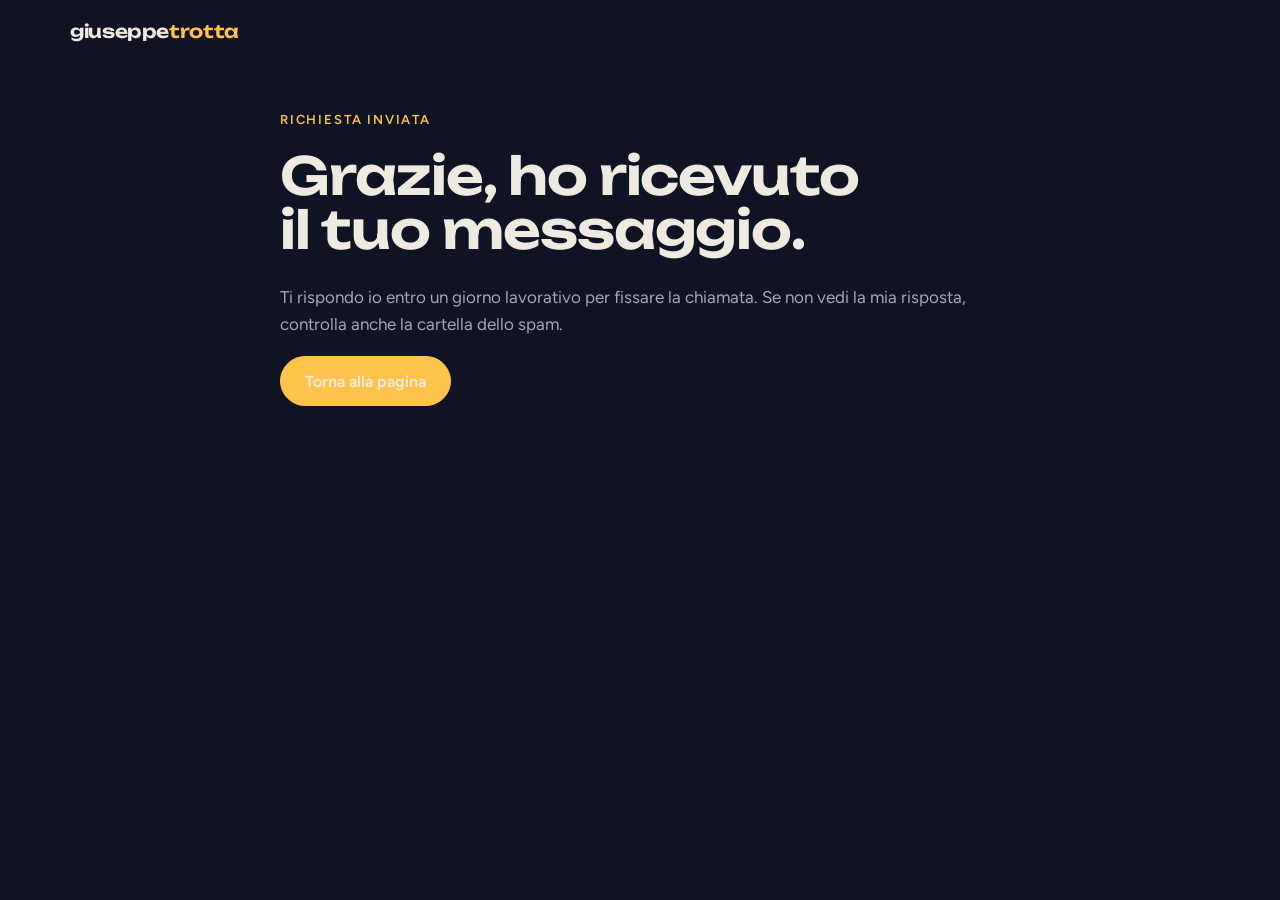
<file: grazie.html>
<!doctype html>
<html lang="it">
<head>
<meta charset="utf-8">
<meta name="viewport" content="width=device-width, initial-scale=1, viewport-fit=cover">
<meta name="robots" content="noindex">
<title>Richiesta inviata · Giuseppe Trotta</title>
<meta name="theme-color" content="#0f1324">
<link rel="icon" href="/favicon.ico" sizes="48x48">
<link rel="icon" href="img/favicon-96.png" sizes="96x96" type="image/png">
<link rel="icon" href="img/favicon-192.png" sizes="192x192" type="image/png">
<link rel="icon" href="img/favicon.svg" type="image/svg+xml">
<link rel="apple-touch-icon" href="img/apple-touch-icon.png">
<link rel="stylesheet" href="style.css">
<script>
  // Statistiche anonime con Umami, senza cookie. Solo sul sito pubblicato e mai nella copia
  // della pagina dentro l'animazione BuildReel, che altrimenti conterebbe ogni visita due volte.
  if (window.self === window.top) {
    var u = document.createElement('script');
    u.defer = true;
    u.src = 'https://cloud.umami.is/script.js';
    u.setAttribute('data-website-id', '0dba3a65-884b-463e-ad48-1e24ae9fd32e');
    u.setAttribute('data-domains', 'giuseppetrotta82.github.io');
    u.setAttribute('data-exclude-search', 'true');
    document.head.appendChild(u);
    // Cloudflare Web Analytics: anch'esso senza cookie, stessa regola (solo fuori dall'animazione)
    if (location.hostname === 'giuseppetrotta82.github.io') {
      var cf = document.createElement('script');
      cf.type = 'module';
      cf.src = 'https://static.cloudflareinsights.com/beacon.min.js';
      cf.setAttribute('data-cf-beacon', '{"token": "210a8821b2b943499ca80351556585a0"}');
      document.head.appendChild(cf);
    }
  }
</script>
</head>
<body>
<header class="top"><div class="wrap">
  <a class="logo" href="./">giuseppe<span>trotta</span></a>
</div></header>
<main class="text-page"><div class="wrap">
  <span class="kicker">Richiesta inviata</span>
  <h1>Grazie, ho ricevuto il tuo messaggio.</h1>
  <p>Ti rispondo io entro un giorno lavorativo per fissare la chiamata. Se non vedi la mia risposta, controlla anche la cartella dello spam.</p>
  <div class="actions"><a class="btn btn-sun" href="./">Torna alla pagina</a></div>
</div></main>
</body>
</html>
</file>
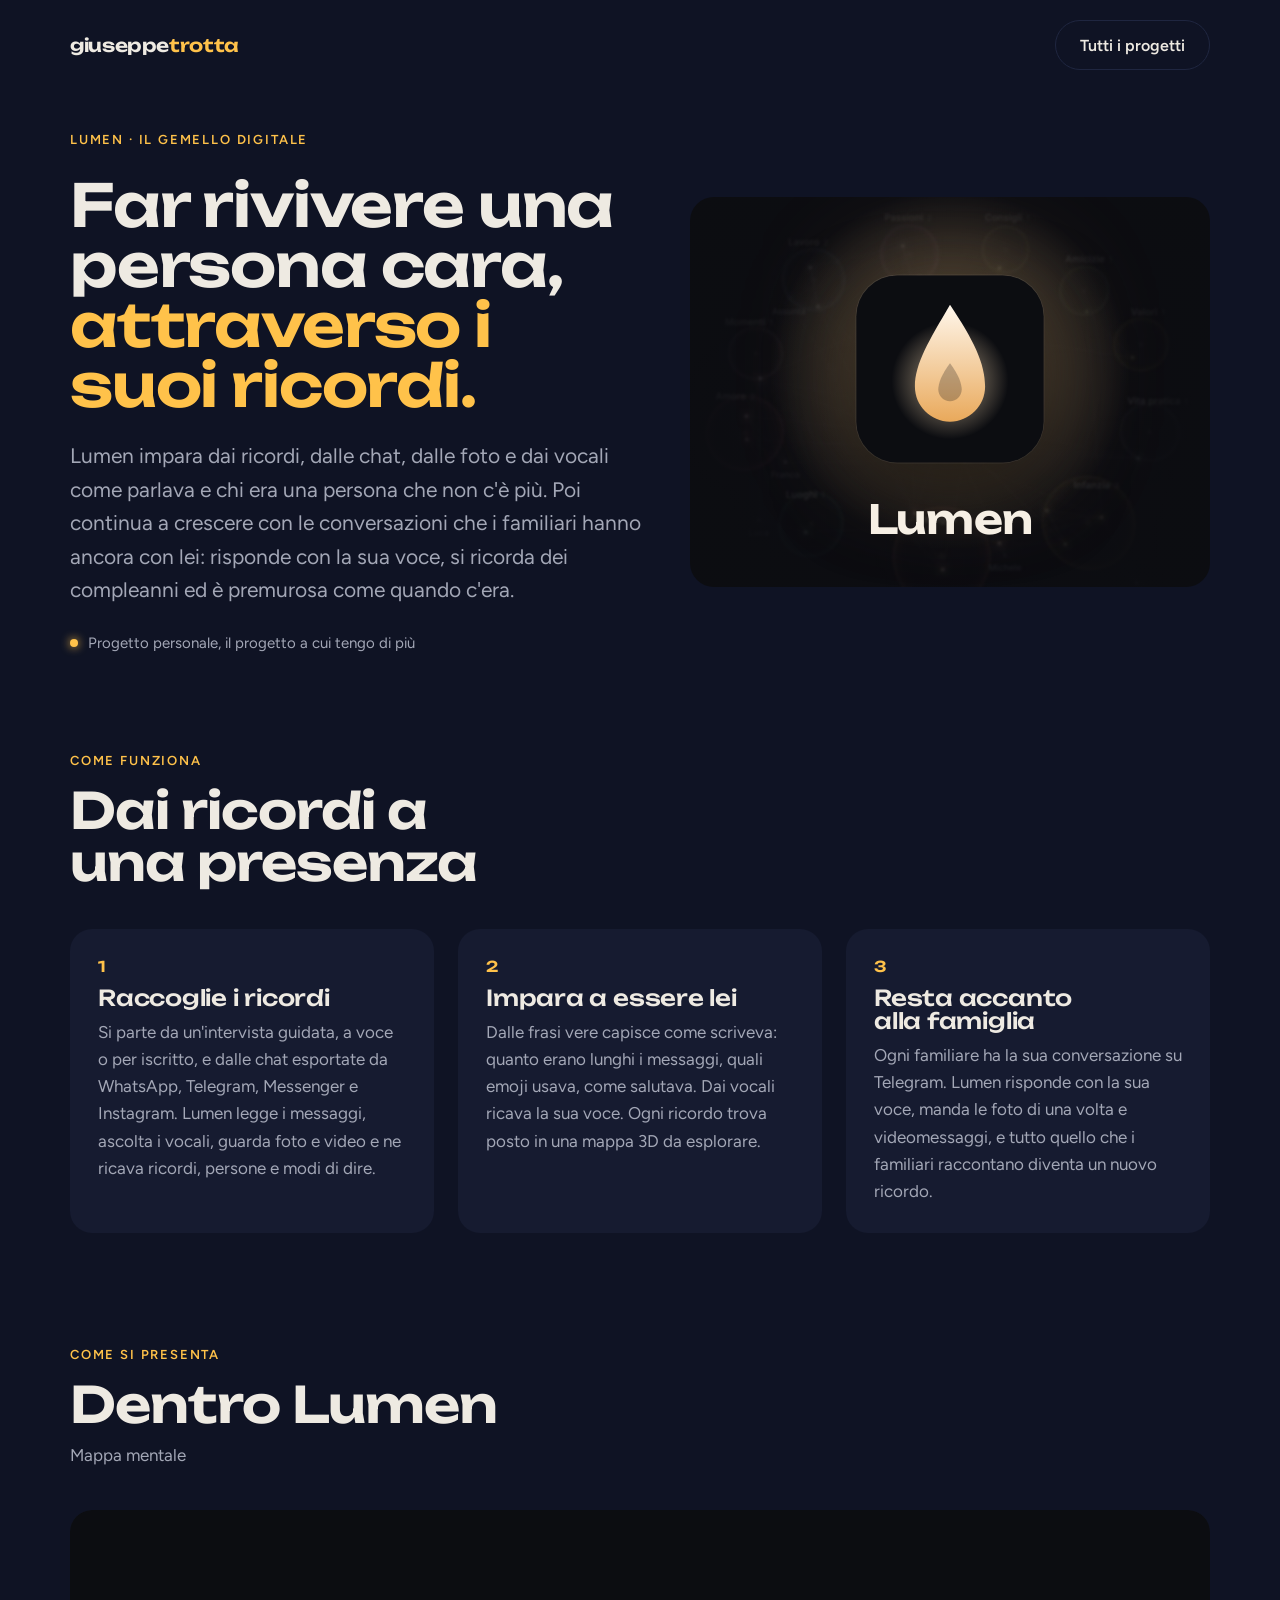
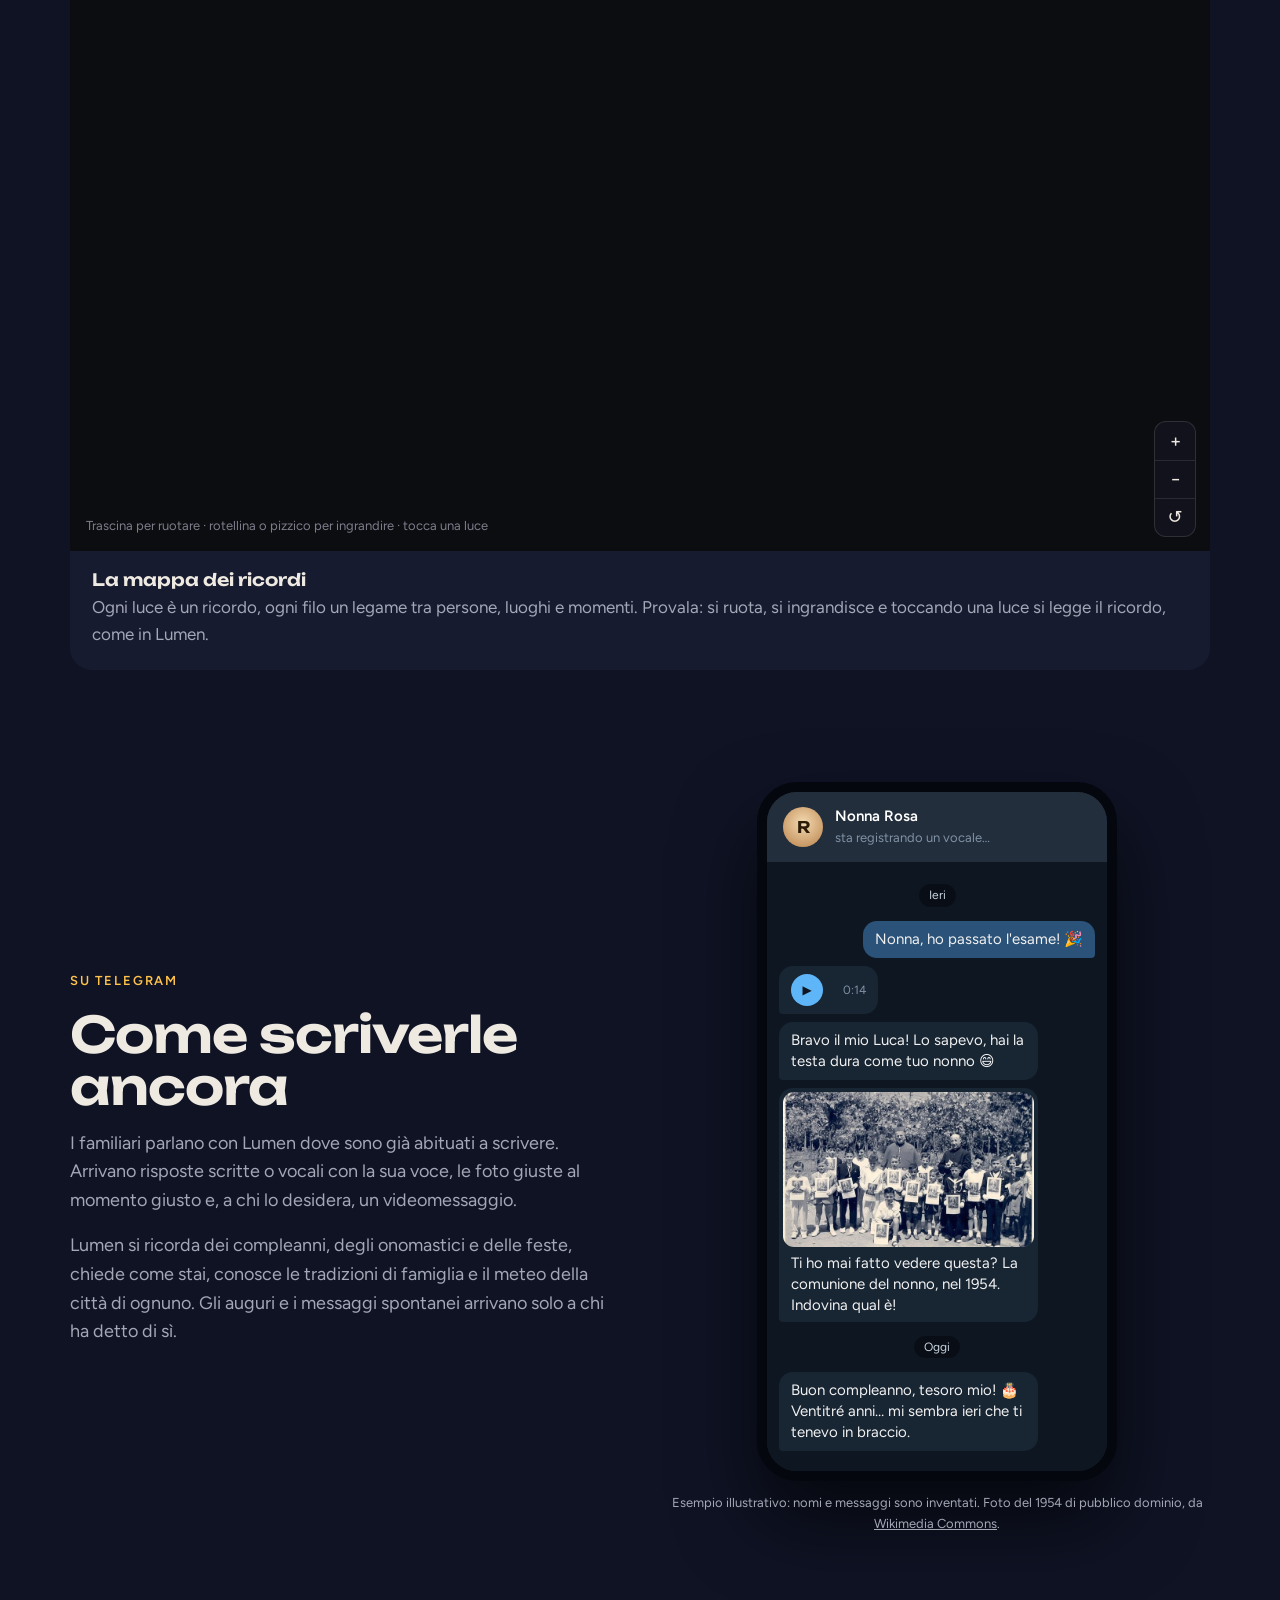
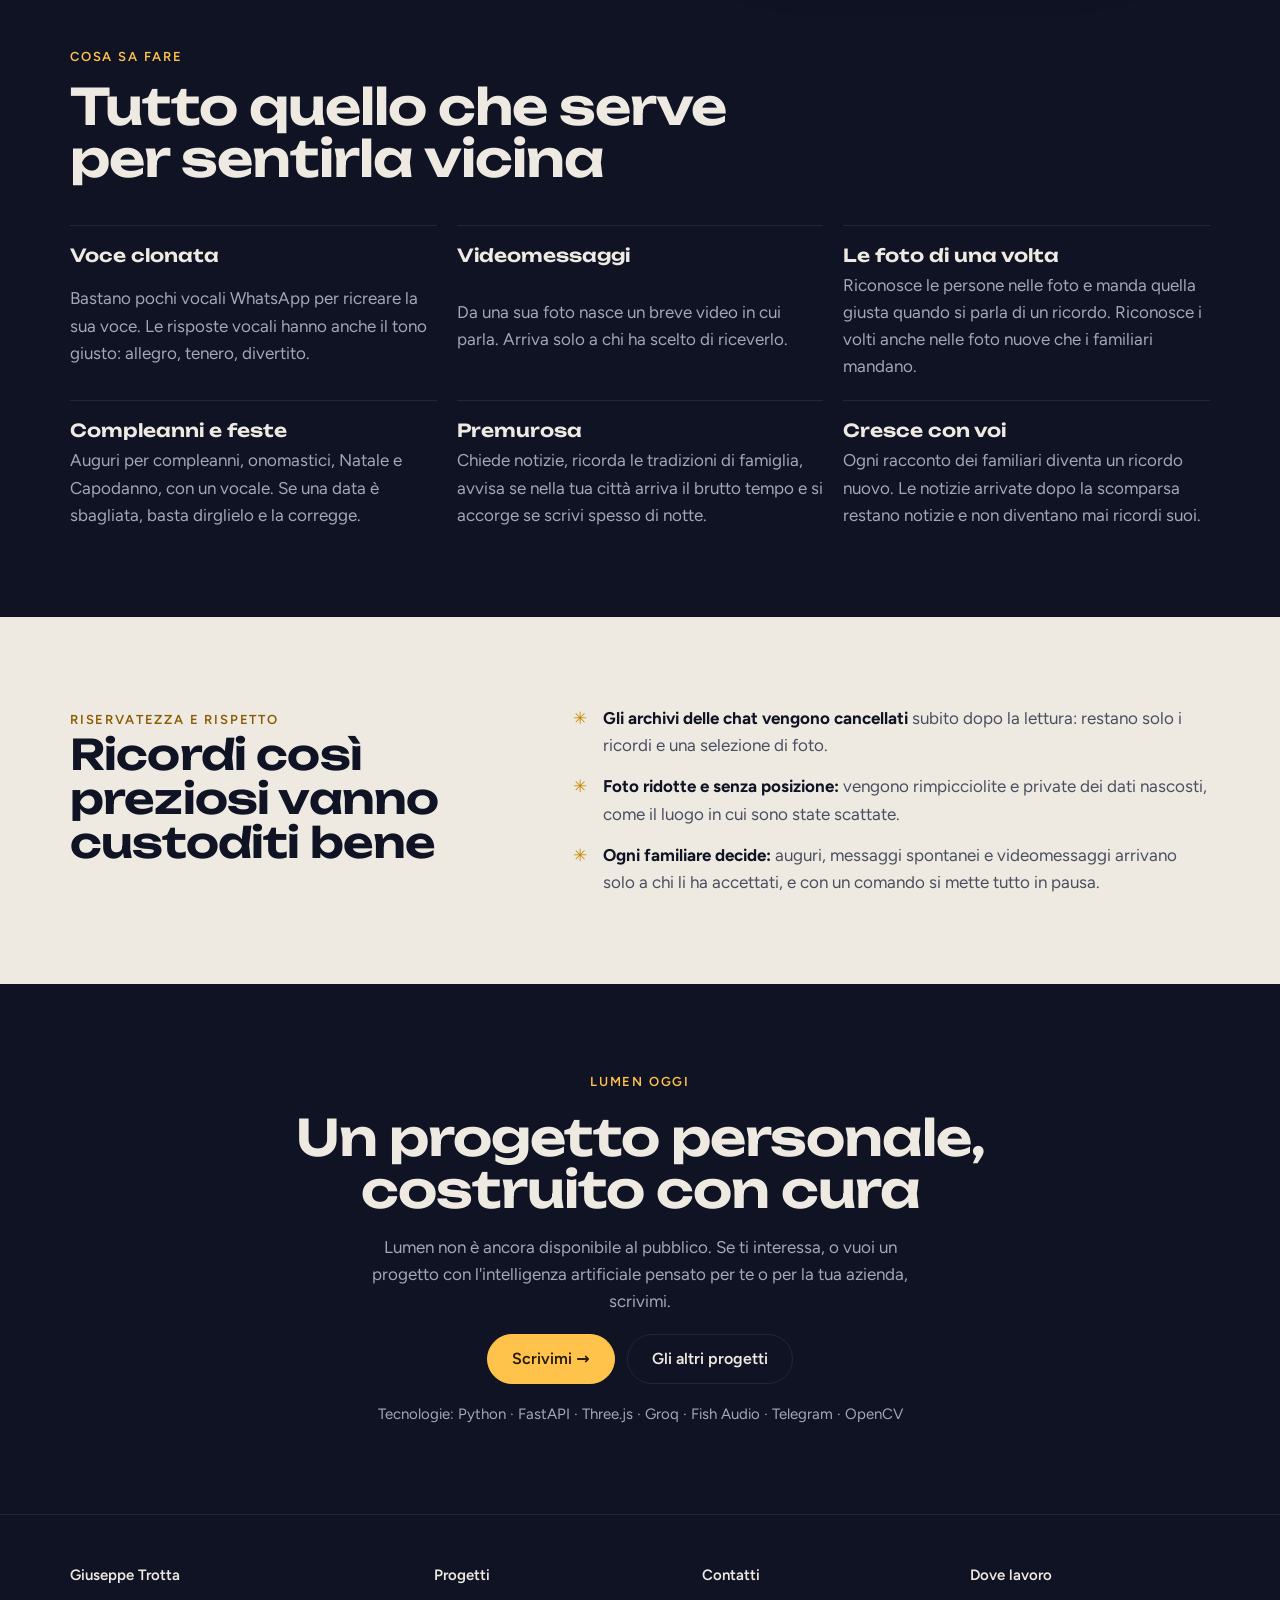
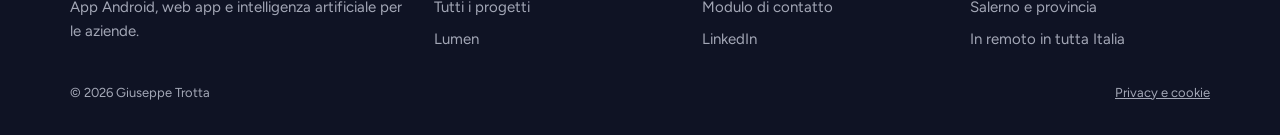
<file: lumen.html>
<!doctype html>
<html lang="it">
<head>
<meta charset="utf-8">
<meta name="viewport" content="width=device-width, initial-scale=1, viewport-fit=cover">
<title>Lumen · Il gemello digitale per far rivivere una persona cara</title>
<meta name="description" content="Lumen fa rivivere una persona cara che non c'è più: impara dai ricordi, dalle chat e dai vocali, risponde con la sua voce e cresce con le conversazioni dei familiari.">
<link rel="canonical" href="https://giuseppetrotta82.github.io/lumen.html">
<meta property="og:type" content="website">
<meta property="og:locale" content="it_IT">
<meta property="og:url" content="https://giuseppetrotta82.github.io/lumen.html">
<meta property="og:site_name" content="Giuseppe Trotta">
<meta property="og:title" content="Lumen · Il gemello digitale per far rivivere una persona cara">
<meta property="og:description" content="Impara dai ricordi, dalle chat e dai vocali, risponde con la sua voce, si ricorda dei compleanni ed è premurosa come quando c'era.">
<meta property="og:image" content="https://giuseppetrotta82.github.io/img/lumen/anteprima-social.jpg">
<meta property="og:image:width" content="1200">
<meta property="og:image:height" content="630">
<meta property="og:image:alt" content="Lumen, il gemello digitale: la fiammella accesa davanti alla mappa dei ricordi">
<meta name="twitter:card" content="summary_large_image">
<meta name="theme-color" content="#0f1324">
<link rel="icon" href="/favicon.ico" sizes="48x48">
<link rel="icon" href="img/favicon-96.png" sizes="96x96" type="image/png">
<link rel="icon" href="img/favicon-192.png" sizes="192x192" type="image/png">
<link rel="icon" href="img/favicon.svg" type="image/svg+xml">
<link rel="apple-touch-icon" href="img/apple-touch-icon.png">
<link rel="preload" href="fonts/unbounded-latin.woff2" as="font" type="font/woff2" crossorigin>
<link rel="preload" href="fonts/figtree-latin.woff2" as="font" type="font/woff2" crossorigin>
<link rel="stylesheet" href="style.css">
<script>
  // Statistiche anonime con Umami, senza cookie (come nelle altre pagine del sito).
  if (window.self === window.top) {
    var u = document.createElement('script');
    u.defer = true;
    u.src = 'https://cloud.umami.is/script.js';
    u.setAttribute('data-website-id', '0dba3a65-884b-463e-ad48-1e24ae9fd32e');
    u.setAttribute('data-domains', 'giuseppetrotta82.github.io');
    u.setAttribute('data-exclude-search', 'true');
    document.head.appendChild(u);
    // Cloudflare Web Analytics: anch'esso senza cookie, stessa regola (solo fuori dall'animazione)
    if (location.hostname === 'giuseppetrotta82.github.io') {
      var cf = document.createElement('script');
      cf.type = 'module';
      cf.src = 'https://static.cloudflareinsights.com/beacon.min.js';
      cf.setAttribute('data-cf-beacon', '{"token": "210a8821b2b943499ca80351556585a0"}');
      document.head.appendChild(cf);
    }
  }
</script>
<script type="application/ld+json">
{
  "@context": "https://schema.org",
  "@type": "SoftwareApplication",
  "name": "Lumen",
  "alternateName": "Lumen, il gemello digitale",
  "url": "https://giuseppetrotta82.github.io/lumen.html",
  "image": "https://giuseppetrotta82.github.io/img/lumen/anteprima-social.jpg",
  "description": "Gemello digitale che fa rivivere una persona cara che non c'è più: impara dai ricordi, dalle chat e dai vocali, risponde con la sua voce clonata e cresce con le conversazioni dei familiari.",
  "applicationCategory": "LifestyleApplication",
  "operatingSystem": "Web, Telegram",
  "inLanguage": "it",
  "author": { "@type": "Person", "name": "Giuseppe Trotta", "url": "https://giuseppetrotta82.github.io/" }
}
</script>
<style>
/* Pagina di Lumen: stessa grafica del sito, con i toni caldi della fiammella */
.lu-hero { padding-block: 40px 72px; }
.lu-hero .wrap { display: grid; grid-template-columns: 1.1fr 1fr; gap: 48px; align-items: center; }
.lu-hero h1 { font-size: clamp(36px, 4.6vw, 60px); line-height: 1.02; }
.lu-hero h1 em { font-style: normal; color: var(--sun); }
.lu-hero .lead { font-size: clamp(18px, 2vw, 21px); color: var(--dim); }
.lu-hero .text { display: grid; gap: 24px; }
.lu-hero .stage.lume { aspect-ratio: 4 / 3; border-radius: 24px; }
.lu-status { display: inline-flex; gap: 10px; align-items: center; color: var(--dim); font-size: 15px; }
.lu-status i { width: 8px; height: 8px; border-radius: 50%; background: var(--sun); box-shadow: 0 0 10px var(--sun); }
@media (max-width: 860px) { .lu-hero .wrap { grid-template-columns: 1fr; } }

.lu-steps { display: grid; grid-template-columns: repeat(3, 1fr); gap: 24px; }
.lu-step { background: var(--night-2); border-radius: 22px; padding: 28px; display: grid; gap: 10px; align-content: start; }
.lu-step .n { font: 600 15px var(--display); color: var(--sun); }
.lu-step h3 { font-size: 22px; }
.lu-step p { color: var(--dim); }
@media (max-width: 860px) { .lu-steps { grid-template-columns: 1fr; } }

.lu-shots { display: grid; gap: 24px; }
.lu-shot { margin: 0; background: var(--night-2); border-radius: 22px; overflow: hidden; display: grid; grid-template-rows: auto 1fr; }
.lu-shot .pic { background: #0c0d11; display: grid; place-items: center; }
.lu-shot img { display: block; width: 100%; height: auto; }
.lu-shot figcaption { padding: 18px 22px 22px; color: var(--dim); }
.lu-map { position: relative; aspect-ratio: 16 / 9; background: radial-gradient(ellipse at 50% 45%, #1c1a2c, #0e0e16 70%); overflow: hidden; touch-action: pan-y; }
.lu-map canvas { position: absolute; inset: 0; width: 100%; height: 100%; cursor: grab; }
.lu-map.active canvas { cursor: grabbing; }
.lu-tip { position: absolute; transform: translate(-50%, -100%); max-width: 240px; background: rgba(20,20,32,.92); border: 1px solid rgba(255,255,255,.12); color: var(--bone); padding: 8px 12px; border-radius: 12px; font-size: 14px; line-height: 1.35; pointer-events: none; text-align: center; }
.lu-tip span { display: block; font-size: 11px; font-weight: 600; letter-spacing: .12em; text-transform: uppercase; }
.lu-zoom { position: absolute; right: 14px; bottom: 14px; display: grid; border: 1px solid rgba(255,255,255,.12); border-radius: 12px; overflow: hidden; background: rgba(20,20,32,.8); }
.lu-zoom button { width: 40px; height: 38px; border: 0; background: none; color: var(--bone); font: 500 18px var(--body); cursor: pointer; }
.lu-zoom button + button { border-top: 1px solid rgba(255,255,255,.1); }
.lu-zoom button:hover { color: var(--sun); }
.lu-hint { position: absolute; left: 16px; bottom: 14px; right: 70px; color: rgba(200,200,220,.6); font-size: 13px; }
@media (max-width: 560px) { .lu-map { aspect-ratio: 4 / 5; } .lu-hint { font-size: 12px; } }
.lu-shot figcaption b { color: var(--bone); display: block; font: 600 17px var(--display); margin-bottom: 4px; }
/* Esempio di conversazione su Telegram, disegnato (nomi e messaggi inventati) */
.lu-tg-wrap { display: grid; grid-template-columns: 1fr 1fr; gap: 48px; align-items: center; }
.lu-tg-wrap .copy { display: grid; gap: 16px; }
.lu-tg-wrap .copy p { color: var(--dim); font-size: 18px; }
.lu-phone { width: min(100%, 360px); margin-inline: auto; border-radius: 40px; border: 10px solid #05070f; background: #17212b; overflow: hidden; box-shadow: 0 40px 80px rgba(0,0,0,.6); font-size: 15px; line-height: 1.4; }
.lu-phone .bar { display: flex; gap: 12px; align-items: center; padding: 14px 16px; background: #232e3c; }
.lu-phone .av { width: 40px; height: 40px; border-radius: 50%; background: radial-gradient(circle at 50% 40%, #f3d9b1, #b9824a); display: grid; place-items: center; font: 600 16px var(--display); color: #2b1b08; }
.lu-phone .who b { display: block; color: #fff; font-weight: 600; }
.lu-phone .who span { color: #7f91a4; font-size: 13px; }
.lu-phone .chat { padding: 16px 12px 20px; display: grid; gap: 8px; background: #0e1621; }
.lu-phone .day { justify-self: center; background: rgba(0,0,0,.35); color: #c8d3de; font-size: 12px; padding: 3px 10px; border-radius: 999px; margin: 6px 0; }
.lu-phone .m { max-width: 82%; padding: 8px 12px; border-radius: 14px; color: #f1f1f1; }
.lu-phone .in { background: #182533; justify-self: start; border-bottom-left-radius: 4px; }
.lu-phone .out { background: #2b5278; justify-self: end; border-bottom-right-radius: 4px; }
.lu-phone .voice { display: flex; align-items: center; gap: 10px; }
.lu-phone .voice .play { width: 32px; height: 32px; border-radius: 50%; background: #5eb5f7; display: grid; place-items: center; color: #0e1621; font-size: 12px; flex: none; }
.lu-phone .voice .wave { flex: 1; height: 22px; background: repeating-linear-gradient(90deg, #5eb5f7 0 2px, transparent 2px 5px); -webkit-mask: linear-gradient(90deg, #000 0 30%, rgba(0,0,0,.5) 30%); mask: linear-gradient(90deg, #000 0 30%, rgba(0,0,0,.5) 30%); clip-path: polygon(0 40%, 5% 20%, 10% 50%, 15% 10%, 20% 45%, 25% 25%, 30% 0, 35% 35%, 40% 15%, 45% 50%, 50% 20%, 55% 40%, 60% 10%, 65% 45%, 70% 25%, 75% 5%, 80% 35%, 85% 20%, 90% 45%, 95% 30%, 100% 40%, 100% 60%, 95% 70%, 90% 55%, 85% 80%, 80% 65%, 75% 95%, 70% 75%, 65% 55%, 60% 90%, 55% 60%, 50% 80%, 45% 50%, 40% 85%, 35% 65%, 30% 100%, 25% 75%, 20% 55%, 15% 90%, 10% 50%, 5% 80%, 0 60%); }
.lu-phone .voice small { color: #7f91a4; font-size: 12px; }
.lu-phone .photo { padding: 4px; }
.lu-phone .photo img { display: block; width: 100%; height: auto; border-radius: 11px; }
.lu-phone .photo p { padding: 6px 8px 2px; }
.lu-note { color: var(--dim); font-size: 13px; text-align: center; margin-top: 12px; }
@media (max-width: 860px) { .lu-tg-wrap { grid-template-columns: 1fr; } }

.lu-feat { display: grid; grid-template-columns: repeat(3, 1fr); gap: 20px; }
.lu-feat div { border-top: 1px solid var(--night-3); padding-top: 18px; display: grid; gap: 6px; }
.lu-feat b { font: 600 18px var(--display); }
.lu-feat p { color: var(--dim); }
@media (max-width: 860px) { .lu-feat { grid-template-columns: 1fr 1fr; } }
@media (max-width: 560px) { .lu-feat { grid-template-columns: 1fr; } }

.lu-privacy { background: var(--bone); color: var(--night); }
.lu-privacy .kicker { color: #8a5a00; }
.lu-privacy .grid { display: grid; grid-template-columns: 1fr 1.4fr; gap: 48px; }
.lu-privacy h2 { font-size: clamp(28px, 4vw, 42px); }
.lu-privacy ul { margin: 0; padding: 0; list-style: none; display: grid; gap: 14px; }
.lu-privacy li { padding-left: 30px; position: relative; color: #4a4e5e; }
.lu-privacy li::before { content: "✳"; position: absolute; left: 0; color: #c98a00; }
.lu-privacy li b { color: var(--night); }
@media (max-width: 860px) { .lu-privacy .grid { grid-template-columns: 1fr; } }

.lu-cta { text-align: center; display: grid; gap: 18px; justify-items: center; }
.lu-cta h2 { max-width: 20ch; }
.lu-cta p { color: var(--dim); max-width: 560px; }
</style>
</head>
<body>
<a class="skip" href="#contenuto">Vai al contenuto</a>
<header class="top"><div class="wrap">
  <a class="logo" href="./">giuseppe<span>trotta</span></a>
  <a class="btn" href="./#lavori">Tutti i progetti</a>
</div></header>

<main id="contenuto">
<section class="lu-hero"><div class="wrap">
  <div class="text">
    <span class="kicker">Lumen · Il gemello digitale</span>
    <h1>Far rivivere una persona cara, <em>attraverso i suoi ricordi.</em></h1>
    <p class="lead">Lumen impara dai ricordi, dalle chat, dalle foto e dai vocali come parlava e chi era una persona che non c'è più. Poi continua a crescere con le conversazioni che i familiari hanno ancora con lei: risponde con la sua voce, si ricorda dei compleanni ed è premurosa come quando c'era.</p>
    <span class="lu-status"><i></i>Progetto personale, il progetto a cui tengo di più</span>
  </div>
  <div class="stage lume" role="img" aria-label="La fiammella di Lumen, accesa, davanti alla mappa dei ricordi">
    <span class="lume-halo"></span>
    <svg class="lume-icon" viewBox="0 0 64 64" aria-hidden="true">
      <defs>
        <radialGradient id="lume-g" cx="50%" cy="50%" r="50%"><stop offset="0" stop-color="#fff7ec"/><stop offset=".45" stop-color="#f3d9b1" stop-opacity=".55"/><stop offset="1" stop-color="#f3d9b1" stop-opacity="0"/></radialGradient>
        <linearGradient id="lume-f" x1="0" y1="0" x2="0" y2="1"><stop offset="0" stop-color="#fff7ec"/><stop offset="1" stop-color="#e9a95b"/></linearGradient>
      </defs>
      <rect width="64" height="64" rx="14" fill="#0c0d11"/>
      <circle cx="32" cy="36" r="20" fill="url(#lume-g)" opacity=".7"/>
      <path class="lume-flame" fill="url(#lume-f)" d="M32 10 C40 22 44 30 44 38 C44 44.6 38.6 50 32 50 C25.4 50 20 44.6 20 38 C20 30 25 22 32 10Z"/>
      <path fill="#0c0d11" opacity=".25" d="M32 30 C35 34 36 37 36 39 C36 41.2 34.2 43 32 43 C29.8 43 28 41.2 28 39 C28 37 29 34 32 30Z"/>
      <circle class="lume-spark s1" cx="30" cy="14" r="1.1"/>
      <circle class="lume-spark s2" cx="34" cy="16" r="1.1"/>
      <circle class="lume-spark s3" cx="32" cy="12" r="1.1"/>
      <circle class="lume-spark s4" cx="29" cy="17" r="1.1"/>
    </svg>
    <span class="lume-name" aria-hidden="true">Lumen</span>
  </div>
</div></section>

<section style="padding-top:24px"><div class="wrap">
  <div class="head"><div><span class="kicker">Come funziona</span><h2>Dai ricordi a una presenza</h2></div></div>
  <div class="lu-steps">
    <div class="lu-step"><span class="n">1</span><h3>Raccoglie i ricordi</h3><p>Si parte da un'intervista guidata, a voce o per iscritto, e dalle chat esportate da WhatsApp, Telegram, Messenger e Instagram. Lumen legge i messaggi, ascolta i vocali, guarda foto e video e ne ricava ricordi, persone e modi di dire.</p></div>
    <div class="lu-step"><span class="n">2</span><h3>Impara a essere lei</h3><p>Dalle frasi vere capisce come scriveva: quanto erano lunghi i messaggi, quali emoji usava, come salutava. Dai vocali ricava la sua voce. Ogni ricordo trova posto in una mappa 3D da esplorare.</p></div>
    <div class="lu-step"><span class="n">3</span><h3>Resta accanto alla famiglia</h3><p>Ogni familiare ha la sua conversazione su Telegram. Lumen risponde con la sua voce, manda le foto di una volta e videomessaggi, e tutto quello che i familiari raccontano diventa un nuovo ricordo.</p></div>
  </div>
</div></section>

<section style="padding-top:24px"><div class="wrap">
  <div class="head"><div><span class="kicker">Come si presenta</span><h2>Dentro Lumen</h2><p>Mappa mentale</p></div></div>
  <div class="lu-shots">
    <figure class="lu-shot">
      <div class="pic lu-map" id="lu-mappa">
        <canvas role="img" aria-label="Mappa dei ricordi in 3D: le aree della vita, come famiglia, infanzia, lavoro e passioni, sono bolle luminose attorno alla persona, con i ricordi collegati da fili di luce"></canvas>
        <noscript><img src="img/lumen/mappa.jpg" width="1100" height="825" alt="Mappa mentale dei ricordi"></noscript>
        <div class="lu-tip" hidden></div>
        <div class="lu-zoom"><button type="button" data-zoom="+" aria-label="Ingrandisci">+</button><button type="button" data-zoom="-" aria-label="Rimpicciolisci">−</button><button type="button" data-zoom="0" aria-label="Torna alla vista iniziale">↺</button></div>
        <span class="lu-hint">Trascina per ruotare · rotellina o pizzico per ingrandire · tocca una luce</span>
      </div>
      <figcaption><b>La mappa dei ricordi</b>Ogni luce è un ricordo, ogni filo un legame tra persone, luoghi e momenti. Provala: si ruota, si ingrandisce e toccando una luce si legge il ricordo, come in Lumen.</figcaption></figure>
  </div>
</div></section>

<section style="padding-top:24px"><div class="wrap lu-tg-wrap">
  <div class="copy">
    <span class="kicker">Su Telegram</span>
    <h2>Come scriverle ancora</h2>
    <p>I familiari parlano con Lumen dove sono già abituati a scrivere. Arrivano risposte scritte o vocali con la sua voce, le foto giuste al momento giusto e, a chi lo desidera, un videomessaggio.</p>
    <p>Lumen si ricorda dei compleanni, degli onomastici e delle feste, chiede come stai, conosce le tradizioni di famiglia e il meteo della città di ognuno. Gli auguri e i messaggi spontanei arrivano solo a chi ha detto di sì.</p>
  </div>
  <div>
    <div class="lu-phone" role="img" aria-label="Esempio di conversazione su Telegram tra un nipote e il gemello digitale della nonna">
      <div class="bar"><span class="av">R</span><span class="who"><b>Nonna Rosa</b><span>sta registrando un vocale…</span></span></div>
      <div class="chat" aria-hidden="true">
        <span class="day">Ieri</span>
        <div class="m out">Nonna, ho passato l'esame! 🎉</div>
        <div class="m in voice"><span class="play">▶</span><span class="wave"></span><small>0:14</small></div>
        <div class="m in">Bravo il mio Luca! Lo sapevo, hai la testa dura come tuo nonno 😄</div>
        <div class="m in photo"><img src="img/lumen/comunione.jpg" width="640" height="394" alt="" loading="lazy"><p>Ti ho mai fatto vedere questa? La comunione del nonno, nel 1954. Indovina qual è!</p></div>
        <span class="day">Oggi</span>
        <div class="m in">Buon compleanno, tesoro mio! 🎂 Ventitré anni… mi sembra ieri che ti tenevo in braccio.</div>
      </div>
    </div>
    <p class="lu-note">Esempio illustrativo: nomi e messaggi sono inventati. Foto del 1954 di pubblico dominio, da <a href="https://commons.wikimedia.org/wiki/File:Vescovo_e_parroco,_I_Comunione_1954.jpg" rel="noopener">Wikimedia Commons</a>.</p>
  </div>
</div></section>

<section style="padding-top:24px"><div class="wrap">
  <div class="head"><div><span class="kicker">Cosa sa fare</span><h2>Tutto quello che serve per sentirla vicina</h2></div></div>
  <div class="lu-feat">
    <div><b>Voce clonata</b><p>Bastano pochi vocali WhatsApp per ricreare la sua voce. Le risposte vocali hanno anche il tono giusto: allegro, tenero, divertito.</p></div>
    <div><b>Videomessaggi</b><p>Da una sua foto nasce un breve video in cui parla. Arriva solo a chi ha scelto di riceverlo.</p></div>
    <div><b>Le foto di una volta</b><p>Riconosce le persone nelle foto e manda quella giusta quando si parla di un ricordo. Riconosce i volti anche nelle foto nuove che i familiari mandano.</p></div>
    <div><b>Compleanni e feste</b><p>Auguri per compleanni, onomastici, Natale e Capodanno, con un vocale. Se una data è sbagliata, basta dirglielo e la corregge.</p></div>
    <div><b>Premurosa</b><p>Chiede notizie, ricorda le tradizioni di famiglia, avvisa se nella tua città arriva il brutto tempo e si accorge se scrivi spesso di notte.</p></div>
    <div><b>Cresce con voi</b><p>Ogni racconto dei familiari diventa un ricordo nuovo. Le notizie arrivate dopo la scomparsa restano notizie e non diventano mai ricordi suoi.</p></div>
  </div>
</div></section>

<section class="lu-privacy"><div class="wrap grid">
  <div><span class="kicker">Riservatezza e rispetto</span><h2>Ricordi così preziosi vanno custoditi bene</h2></div>
  <ul>
    <li><b>Gli archivi delle chat vengono cancellati</b> subito dopo la lettura: restano solo i ricordi e una selezione di foto.</li>
    <li><b>Foto ridotte e senza posizione:</b> vengono rimpicciolite e private dei dati nascosti, come il luogo in cui sono state scattate.</li>
    <li><b>Ogni familiare decide:</b> auguri, messaggi spontanei e videomessaggi arrivano solo a chi li ha accettati, e con un comando si mette tutto in pausa.</li>
  </ul>
</div></section>

<section><div class="wrap lu-cta">
  <span class="kicker">Lumen oggi</span>
  <h2>Un progetto personale, costruito con cura</h2>
  <p>Lumen non è ancora disponibile al pubblico. Se ti interessa, o vuoi un progetto con l'intelligenza artificiale pensato per te o per la tua azienda, scrivimi.</p>
  <div class="actions" style="justify-content:center">
    <a class="btn btn-sun" href="./#contatti" data-umami-event="Lumen: scrivimi">Scrivimi →</a>
    <a class="btn" href="./#lavori" data-umami-event="Lumen: altri progetti">Gli altri progetti</a>
  </div>
  <p style="font-size:15px">Tecnologie: Python · FastAPI · Three.js · Groq · Fish Audio · Telegram · OpenCV</p>
</div></section>
</main>

<footer><div class="wrap">
  <div class="foot">
    <div><b>Giuseppe Trotta</b><span>App Android, web app e intelligenza artificiale per le aziende.</span></div>
    <div><b>Progetti</b><a href="./#lavori">Tutti i progetti</a><a href="lumen.html">Lumen</a></div>
    <div><b>Contatti</b><a href="./#contatti">Modulo di contatto</a><a href="https://www.linkedin.com/in/giuseppe-trotta-0851b6442" rel="noopener" data-umami-event="Clic LinkedIn">LinkedIn</a></div>
    <div><b>Dove lavoro</b><span>Salerno e provincia</span><span>In remoto in tutta Italia</span></div>
  </div>
  <div class="legal"><span>© 2026 Giuseppe Trotta</span><span><a href="privacy.html">Privacy e cookie</a></span></div>
</div></footer>
<script src="assets/mappa-lumen.js" defer></script>
</body>
</html>
</file>
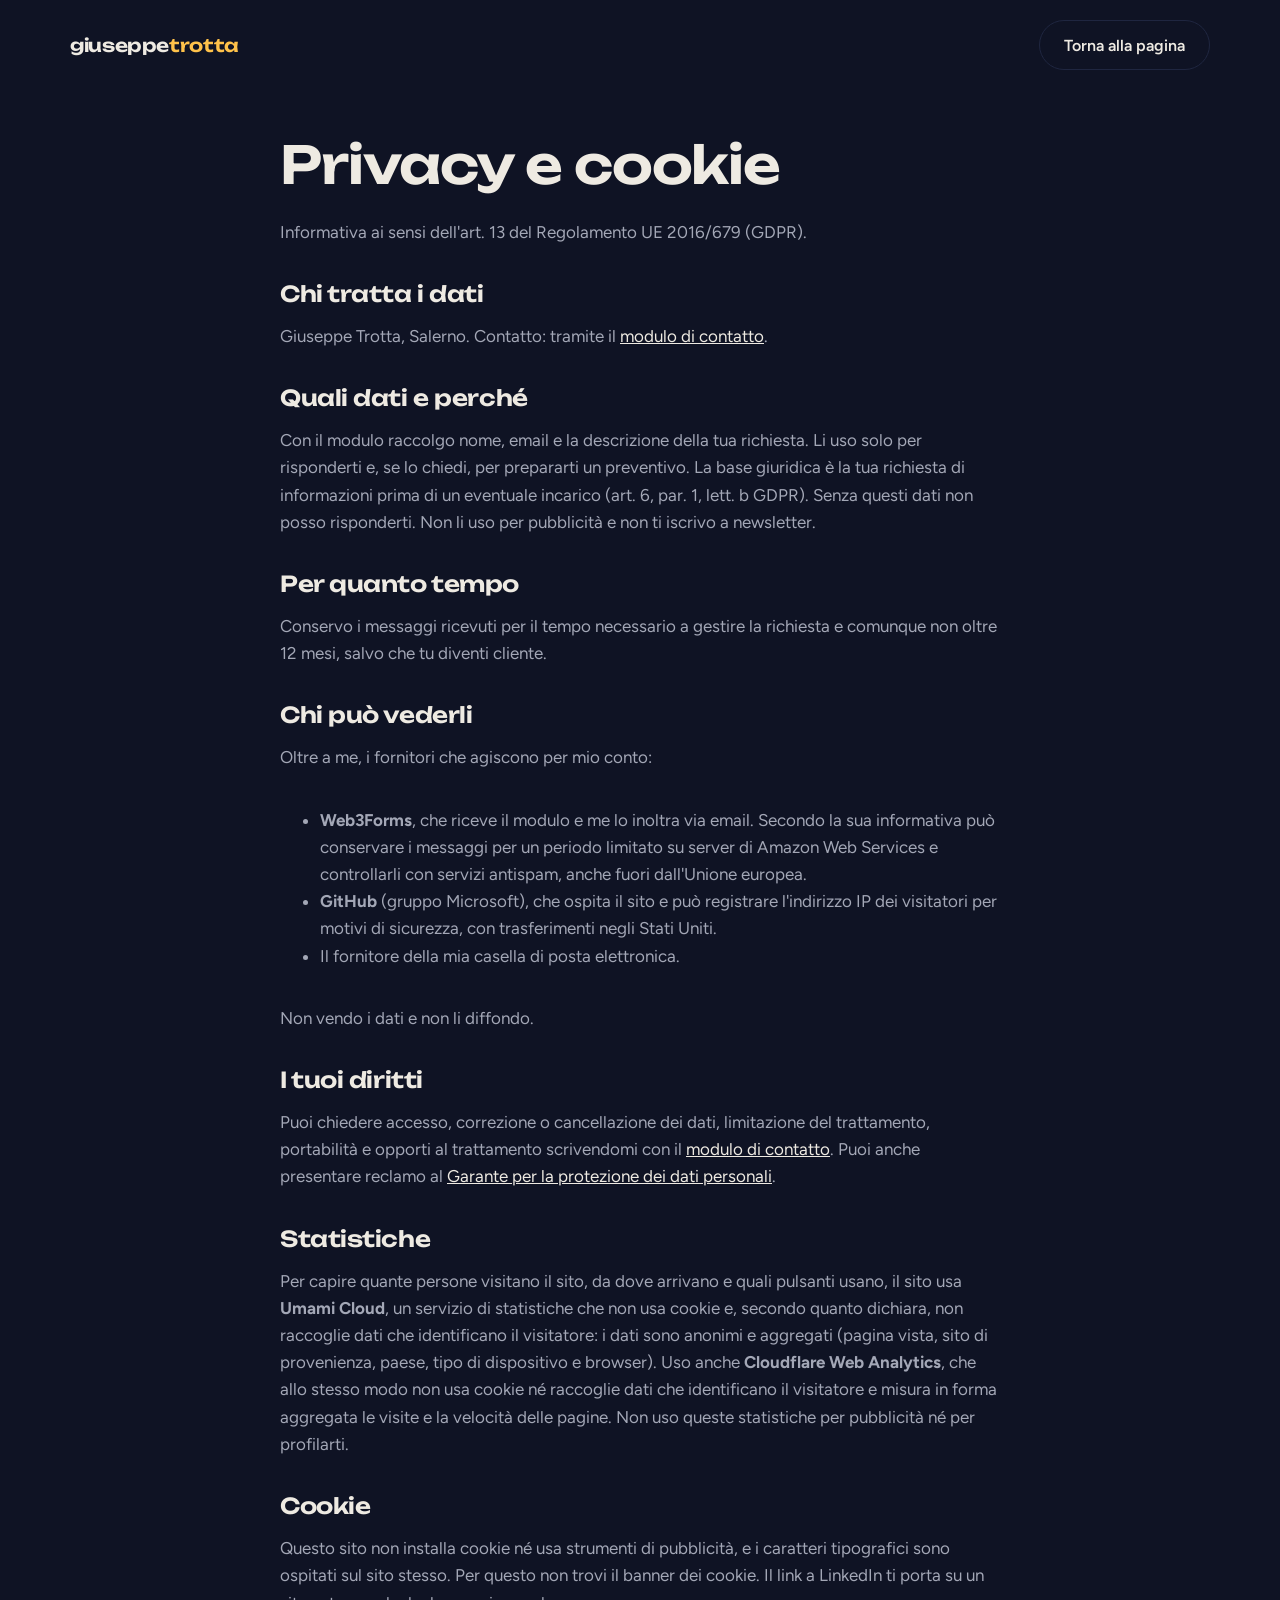
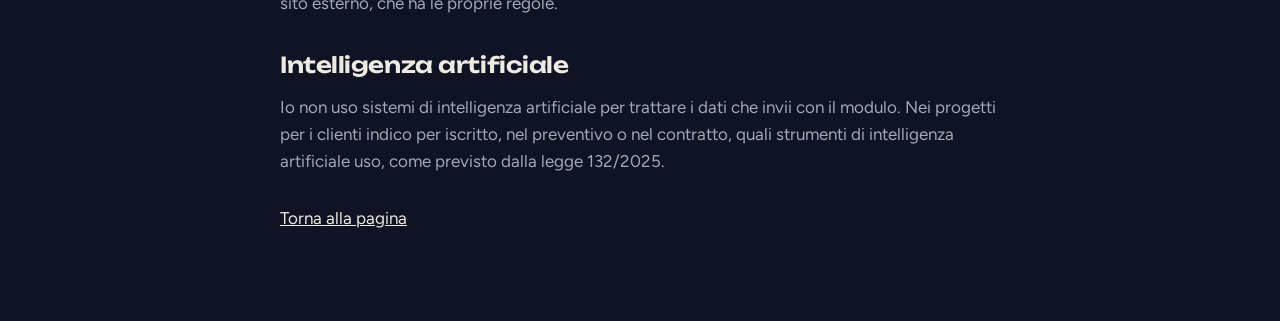
<file: privacy.html>
<!doctype html>
<html lang="it">
<head>
<meta charset="utf-8">
<meta name="viewport" content="width=device-width, initial-scale=1, viewport-fit=cover">
<title>Privacy e cookie · Giuseppe Trotta</title>
<link rel="canonical" href="https://giuseppetrotta82.github.io/privacy.html">
<meta name="theme-color" content="#0f1324">
<link rel="icon" href="/favicon.ico" sizes="48x48">
<link rel="icon" href="img/favicon-96.png" sizes="96x96" type="image/png">
<link rel="icon" href="img/favicon-192.png" sizes="192x192" type="image/png">
<link rel="icon" href="img/favicon.svg" type="image/svg+xml">
<link rel="apple-touch-icon" href="img/apple-touch-icon.png">
<link rel="stylesheet" href="style.css">
<script>
  // Statistiche anonime con Umami, senza cookie. Solo sul sito pubblicato e mai nella copia
  // della pagina dentro l'animazione BuildReel, che altrimenti conterebbe ogni visita due volte.
  if (window.self === window.top) {
    var u = document.createElement('script');
    u.defer = true;
    u.src = 'https://cloud.umami.is/script.js';
    u.setAttribute('data-website-id', '0dba3a65-884b-463e-ad48-1e24ae9fd32e');
    u.setAttribute('data-domains', 'giuseppetrotta82.github.io');
    u.setAttribute('data-exclude-search', 'true');
    document.head.appendChild(u);
    // Cloudflare Web Analytics: anch'esso senza cookie, stessa regola (solo fuori dall'animazione)
    if (location.hostname === 'giuseppetrotta82.github.io') {
      var cf = document.createElement('script');
      cf.type = 'module';
      cf.src = 'https://static.cloudflareinsights.com/beacon.min.js';
      cf.setAttribute('data-cf-beacon', '{"token": "210a8821b2b943499ca80351556585a0"}');
      document.head.appendChild(cf);
    }
  }
</script>
</head>
<body>
<header class="top"><div class="wrap">
  <a class="logo" href="./">giuseppe<span>trotta</span></a>
  <a class="btn" href="./">Torna alla pagina</a>
</div></header>
<main class="text-page"><div class="wrap">
  <h1>Privacy e cookie</h1>
  <p>Informativa ai sensi dell'art. 13 del Regolamento UE 2016/679 (GDPR).</p>

  <h2>Chi tratta i dati</h2>
  <p>Giuseppe Trotta, Salerno. Contatto: tramite il <a href="index.html#contatti">modulo di contatto</a>.</p>

  <h2>Quali dati e perché</h2>
  <p>Con il modulo raccolgo nome, email e la descrizione della tua richiesta. Li uso solo per risponderti e, se lo chiedi, per prepararti un preventivo. La base giuridica è la tua richiesta di informazioni prima di un eventuale incarico (art. 6, par. 1, lett. b GDPR). Senza questi dati non posso risponderti. Non li uso per pubblicità e non ti iscrivo a newsletter.</p>

  <h2>Per quanto tempo</h2>
  <p>Conservo i messaggi ricevuti per il tempo necessario a gestire la richiesta e comunque non oltre 12 mesi, salvo che tu diventi cliente.</p>

  <h2>Chi può vederli</h2>
  <p>Oltre a me, i fornitori che agiscono per mio conto:</p>
  <ul>
    <li><b>Web3Forms</b>, che riceve il modulo e me lo inoltra via email. Secondo la sua informativa può conservare i messaggi per un periodo limitato su server di Amazon Web Services e controllarli con servizi antispam, anche fuori dall'Unione europea.</li>
    <li><b>GitHub</b> (gruppo Microsoft), che ospita il sito e può registrare l'indirizzo IP dei visitatori per motivi di sicurezza, con trasferimenti negli Stati Uniti.</li>
    <li>Il fornitore della mia casella di posta elettronica.</li>
  </ul>
  <p>Non vendo i dati e non li diffondo.</p>

  <h2>I tuoi diritti</h2>
  <p>Puoi chiedere accesso, correzione o cancellazione dei dati, limitazione del trattamento, portabilità e opporti al trattamento scrivendomi con il <a href="index.html#contatti">modulo di contatto</a>. Puoi anche presentare reclamo al <a href="https://www.garanteprivacy.it/" rel="noopener">Garante per la protezione dei dati personali</a>.</p>

  <h2>Statistiche</h2>
  <p>Per capire quante persone visitano il sito, da dove arrivano e quali pulsanti usano, il sito usa <b>Umami Cloud</b>, un servizio di statistiche che non usa cookie e, secondo quanto dichiara, non raccoglie dati che identificano il visitatore: i dati sono anonimi e aggregati (pagina vista, sito di provenienza, paese, tipo di dispositivo e browser). Uso anche <b>Cloudflare Web Analytics</b>, che allo stesso modo non usa cookie né raccoglie dati che identificano il visitatore e misura in forma aggregata le visite e la velocità delle pagine. Non uso queste statistiche per pubblicità né per profilarti.</p>

  <h2>Cookie</h2>
  <p>Questo sito non installa cookie né usa strumenti di pubblicità, e i caratteri tipografici sono ospitati sul sito stesso. Per questo non trovi il banner dei cookie. Il link a LinkedIn ti porta su un sito esterno, che ha le proprie regole.</p>

  <h2>Intelligenza artificiale</h2>
  <p>Io non uso sistemi di intelligenza artificiale per trattare i dati che invii con il modulo. Nei progetti per i clienti indico per iscritto, nel preventivo o nel contratto, quali strumenti di intelligenza artificiale uso, come previsto dalla legge 132/2025.</p>

  <p style="margin-top:12px"><a href="./">Torna alla pagina</a></p>
</div></main>
</body>
</html>
</file>
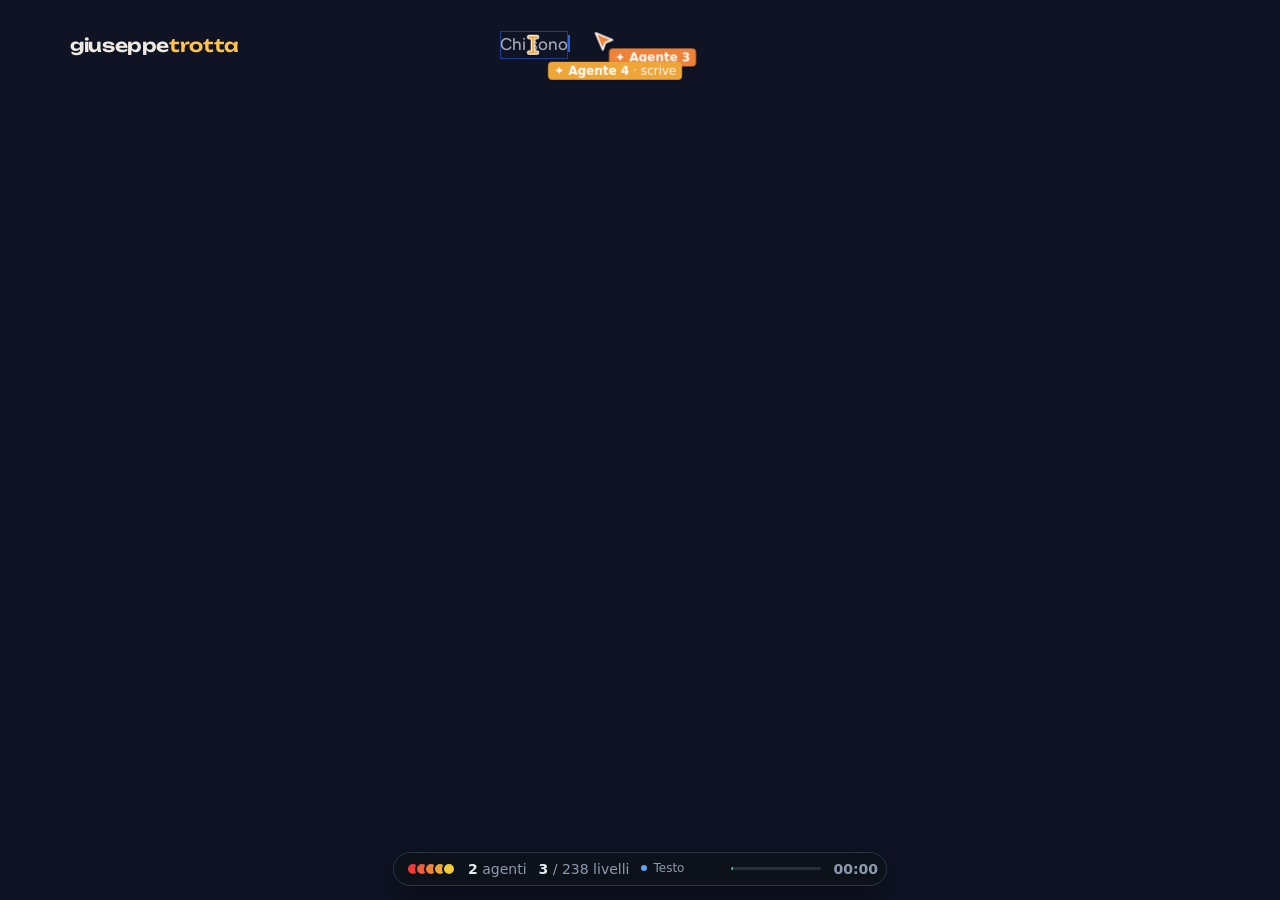
<file: assets/buildreel.html>
<!doctype html>
<html lang="it">
<head>
  <meta charset="utf-8">
  <meta name="viewport" content="width=device-width, initial-scale=1">
  <title>Animazione · Giuseppe Trotta</title>
  <meta name="robots" content="noindex">
  <meta name="description" content="Animazione dimostrativa: la landing di Giuseppe Trotta costruita da zero da un gruppo di agenti AI simulati.">
  <link rel="icon" href="data:image/svg+xml,%3Csvg xmlns='http://www.w3.org/2000/svg' viewBox='0 0 32 32'%3E%3Crect width='32' height='32' rx='8' fill='%230b0f14'/%3E%3Cpath d='M8 7l7 18 2.6-7.4L25 15z' fill='%2360a5fa' stroke='%23fff' stroke-width='1.5' stroke-linejoin='round'/%3E%3C/svg%3E">
  <style>
    :root {
      --bg: #0b0f14;
      --panel: #111823;
      --border: #223041;
      --text: #e6edf3;
      --muted: #8b9bb0;
      --blue: #3b82f6;
    }
    * { box-sizing: border-box; }
    html, body { height: 100%; margin: 0; }
    body {
      background: radial-gradient(1200px 600px at 70% -10%, #1b2a44 0, transparent 60%), var(--bg);
      color: var(--text);
      font: 14px/1.45 system-ui, -apple-system, "Segoe UI", Roboto, sans-serif;
      overflow: hidden;
    }
    .app { display: grid; grid-template-columns: minmax(0, 1fr); grid-template-rows: auto minmax(0, 1fr); height: 100vh; height: 100dvh; }

    /* Prompt (details mode only) */
    .prompt { display: none; align-items: center; gap: 10px; padding: 12px 16px; border-bottom: 1px solid var(--border); }
    .details .prompt { display: flex; }
    .logo { flex: none; width: 26px; height: 26px; border-radius: 7px; background: conic-gradient(from 200deg, #c084fc, #38bdf8, #4ade80, #facc15, #fb923c, #f472b6, #c084fc); }
    .prompt-box {
      flex: 1;
      min-width: 0;
      padding: 9px 12px;
      background: var(--panel);
      border: 1px solid var(--border);
      border-radius: 10px;
      color: #cfe0f5;
      white-space: nowrap;
      overflow: hidden;
      text-overflow: ellipsis;
    }
    .caret { display: inline-block; width: 2px; height: 1em; margin-left: 1px; vertical-align: -2px; background: var(--blue); animation: blink 1s steps(1) infinite; }
    @keyframes blink { 50% { opacity: 0; } }
    #send { flex: none; width: 36px; height: 36px; border: 0; border-radius: 10px; background: #1b2532; color: var(--muted); font-size: 18px; transition: background-color .2s, color .2s; }
    #send.pressed { background: var(--blue); color: #fff; }

    /* Stage */
    .stage { display: grid; grid-row: 2; grid-template-columns: minmax(0, 1fr); min-height: 0; }
    .details .stage { grid-template-columns: minmax(0, 1fr) 380px; }
    .preview { position: relative; display: grid; place-items: center; min-width: 0; min-height: 0; padding: 14px 14px 66px; }
    .device { background: #0f1620; border: 1px solid var(--border); border-radius: 10px; overflow: hidden; box-shadow: 0 30px 80px rgba(0, 0, 0, .5); }
    .chrome { display: flex; align-items: center; gap: 10px; height: 34px; padding: 0 12px; background: #141d29; border-bottom: 1px solid var(--border); }
    .lights i { display: inline-block; width: 10px; height: 10px; margin-right: 5px; border-radius: 50%; background: #ff5f57; }
    .lights i:nth-child(2) { background: #febc2e; }
    .lights i:nth-child(3) { background: #28c840; }
    .url { flex: 1; padding: 4px 10px; border-radius: 6px; background: #0b121b; color: var(--muted); font-size: 12px; white-space: nowrap; overflow: hidden; text-overflow: ellipsis; }
    .screen { position: relative; overflow: hidden; background: #fff; }
    .screen iframe { position: absolute; left: 0; top: 0; border: 0; transform-origin: 0 0; background: #fff; }
    .device.mobile { padding: 10px; border: 2px solid #2a3646; border-radius: 34px; background: #05080c; }
    .device.mobile .chrome { display: none; }
    .device.mobile .screen { border-radius: 24px; }

    /* Side panel (details mode only) */
    .panel { display: none; flex-direction: column; gap: 12px; min-width: 0; min-height: 0; padding: 16px 16px 76px; border-left: 1px solid var(--border); background: rgba(10, 15, 22, .6); }
    .details .panel { display: flex; }
    .label { margin: 0 0 6px; color: var(--muted); font-size: 11px; letter-spacing: .08em; text-transform: uppercase; }
    .swarm { display: grid; grid-template-columns: repeat(10, 1fr); gap: 6px; }
    .swarm span { aspect-ratio: 1; border-radius: 50%; background: var(--c); opacity: .35; transition: opacity .2s, transform .2s; }
    .swarm span.working { opacity: 1; transform: scale(1.15); }

    .editor { display: flex; flex-direction: column; flex: 1; min-height: 120px; background: #0a1018; border: 1px solid var(--border); border-radius: 10px; overflow: hidden; }
    .tab { display: flex; justify-content: space-between; gap: 8px; padding: 7px 12px; background: #121a25; border-bottom: 1px solid var(--border); color: var(--muted); font: 12px ui-monospace, Consolas, monospace; }
    #code {
      display: flex;
      flex: 1;
      flex-direction: column;
      justify-content: flex-end;
      margin: 0;
      padding: 10px 12px;
      overflow: hidden;
      color: #c9d6e3;
      font: 12px/1.55 "Cascadia Code", Consolas, ui-monospace, monospace;
      white-space: pre-wrap;
      word-break: break-all;
    }
    .line { display: grid; grid-template-columns: 30px 1fr; }
    .line .n { padding-right: 10px; color: #3d4b5c; text-align: right; }
    .k, .a, .s { font-style: normal; }
    .k { color: #7cc4ff; }
    .a { color: #f5c26b; }
    .s { color: #9be28f; }
    .cur { display: inline-block; width: 7px; height: 1.1em; vertical-align: -3px; background: #7cc4ff; animation: blink 1s steps(1) infinite; }

    .log { display: flex; flex-direction: column; justify-content: flex-end; gap: 3px; max-height: 170px; margin: 0; padding: 0; overflow: hidden; list-style: none; font-size: 12.5px; }
    .log li { color: var(--muted); animation: enter .3s both; }
    .log b { color: var(--c); }
    .log .ok { color: #4ade80; }
    .log .ko { color: #f87171; }
    @keyframes enter { from { opacity: 0; transform: translateY(6px); } }

    /* Bottom bar */
    .bar {
      position: fixed;
      left: 50%;
      bottom: 14px;
      z-index: 5;
      display: flex;
      align-items: center;
      gap: 12px;
      max-width: calc(100vw - 16px);
      padding: 6px 8px 6px 12px;
      background: rgba(13, 18, 26, .94);
      border: 1px solid #2a3646;
      border-radius: 999px;
      box-shadow: 0 10px 30px rgba(0, 0, 0, .45);
      white-space: nowrap;
      transform: translateX(-50%);
      transition: opacity .25s, transform .25s;
      backdrop-filter: blur(8px);
    }
    .bar.hidden { opacity: 0; pointer-events: none; transform: translate(-50%, 12px); }
    .faces { display: flex; }
    .face { width: 14px; height: 14px; margin-left: -5px; border: 2px solid #0d121a; border-radius: 50%; background: var(--c); }
    .face:first-child { margin-left: 0; }
    .num { font-weight: 700; font-variant-numeric: tabular-nums; }
    .muted { color: var(--muted); }
    .progress { width: 90px; height: 3px; overflow: hidden; border-radius: 2px; background: #223041; }
    .progress i { display: block; width: 0; height: 100%; background: linear-gradient(90deg, #3b82f6, #4ade80); transition: width .2s; }
    .tool { min-width: 6.5em; color: var(--muted); font-size: 12px; }
    .tool:not(:empty)::before { content: ""; display: inline-block; width: 6px; height: 6px; margin-right: 6px; border-radius: 50%; background: #60a5fa; vertical-align: 1px; }
    .bar button { padding: 4px 9px; border: 1px solid #2a3646; border-radius: 999px; background: #1b2532; color: var(--text); font: 600 12px system-ui, sans-serif; cursor: pointer; }
    .bar button:hover { background: #243244; }
    .bar .close { padding: 4px 7px; border-color: transparent; background: none; color: var(--muted); }

    .toast {
      position: fixed;
      left: 50%;
      top: 50%;
      z-index: 6;
      max-width: calc(100vw - 32px);
      padding: 22px 26px;
      background: rgba(13, 18, 26, .95);
      border: 1px solid #2a3646;
      border-radius: 16px;
      box-shadow: 0 30px 80px rgba(0, 0, 0, .6);
      text-align: center;
      opacity: 0;
      pointer-events: none;
      transform: translate(-50%, -50%) scale(.9);
      transition: opacity .35s, transform .35s;
    }
    .toast.show { opacity: 1; pointer-events: auto; transform: translate(-50%, -50%); }
    .toast h2 { margin: 0 0 6px; font-size: 20px; }
    .toast p { margin: 0; color: var(--muted); }

    /* Modalità a tutto schermo dentro la landing */
    body { background: #0f1324; }
    .stage .preview { padding: 0; }
    .device, .device.mobile { padding: 0; border: 0; border-radius: 0; box-shadow: none; background: #0f1324; }
    .device .chrome { display: none; }
    .device .screen, .device.mobile .screen { border-radius: 0; }
    #replay, #speed, #view, #details, #pause, #close { display: none; }

    @media (orientation: portrait), (max-width: 820px) {
      .details .stage { grid-template-columns: minmax(0, 1fr); grid-template-rows: minmax(0, 1fr) auto; }
      .preview { padding: 10px 10px 58px; }
      .details .preview { padding-bottom: 8px; }
      .panel { gap: 8px; padding: 10px 12px 62px; border-top: 1px solid var(--border); border-left: 0; }
      .panel .label, .log { display: none; }
      .swarm { grid-template-columns: repeat(15, 1fr); gap: 4px; }
      .editor { flex: none; height: 96px; min-height: 0; }
      .bar { gap: 7px; padding-left: 10px; font-size: 12px; }
      .bar button { padding: 3px 7px; font-size: 11px; }
      .bar .optional { display: none; }
    }
  </style>
</head>
<body>
<div class="app" id="app">
  <header class="prompt">
    <span class="logo" aria-hidden="true"></span>
    <div class="prompt-box"><span id="prompt"></span><span class="caret"></span></div>
    <button id="send" type="button" tabindex="-1" aria-hidden="true">&#8629;</button>
  </header>

  <main class="stage">
    <section class="preview" id="preview">
      <div class="device" id="device">
        <div class="chrome"><span class="lights"><i></i><i></i><i></i></span><div class="url" id="url"></div></div>
        <div class="screen" id="screen"><iframe id="page" title="Page under construction"></iframe></div>
      </div>
    </section>
    <aside class="panel">
      <div>
        <p class="label" id="t-agents-title">Agents</p>
        <div class="swarm" id="swarm"></div>
      </div>
      <div class="editor">
        <div class="tab"><span id="file">index.html</span><span id="who"></span></div>
        <pre id="code"></pre>
      </div>
      <ol class="log" id="log"></ol>
    </aside>
  </main>

  <div class="bar" id="bar">
    <span class="faces" id="faces"></span>
    <span><span class="num" id="n-agents">0</span> <span class="muted" id="agents-label">agents</span></span>
    <span><span class="num" id="n-layers">0</span><span class="muted"> / <span id="total-layers">0</span> <span id="layers-label">layers</span></span></span>
    <span class="tool optional" id="tool"></span>
    <span class="progress optional"><i id="progress"></i></span>
    <span class="num muted optional" id="clock">00:00</span>
    <button id="replay" type="button">Replay</button>
    <button id="speed" type="button">1x</button>
    <button id="view" type="button" class="optional">Mobile</button>
    <button id="details" type="button" class="optional">Details</button>
    <button id="pause" type="button" aria-label="Pause">&#10074;&#10074;</button>
    <button id="close" type="button" class="close" aria-label="Hide the bar (H shows it again)">&#10005;</button>
  </div>

  <div class="toast" id="toast" role="status"></div>
</div>

<script>
  // Configurazione per la landing di Giuseppe Trotta (pubblicata accanto a index.html)
  window.BUILDREEL = {
    page: '../index.html',
    url: 'giuseppetrotta82.github.io',
    speed: 2,
    fill: true,     // la pagina occupa tutto lo schermo, alla larghezza reale del visitatore
    checks: false,  // niente verifiche finali (restringerebbero la pagina a 320 px davanti al visitatore)
    lang: 'it',
    tempo: 1.3,   // ritmo base di 1x (predefinito 1.6): più basso = più lento
    agents: { desktop: 30, mobile: 20 },
    prepare: function (doc) {
      // Il link "Vai al contenuto" e il campo anti-bot sono fuori schermo: non vanno costruiti
      doc.querySelectorAll('.skip, .trap').forEach(function (el) { el.remove(); });
      // Le foto devono essere già caricate per l'effetto pixel
      doc.querySelectorAll('img[loading="lazy"]').forEach(function (img) { img.loading = 'eager'; });
    }
  };
</script>
<script>
/*
 * BuildReel: a simulated swarm of AI agents builds an existing web page from scratch.
 * It is a staged animation: no real agent runs. It reads the page in the iframe, hides every
 * element, then "builds" it back: boxes dragged like in a design tool, text typed letter by
 * letter, section backgrounds wiped in. At the end it runs a few real checks on the page.
 *
 * Optional configuration: define window.BUILDREEL before this script, or use URL parameters
 * (?page=, ?view=, ?speed=, ?loop=1, ?details=1, ?lang=, ?url=, ?prompt=).
 */
(function () {
  'use strict';

  var DEFAULTS = {
    page: 'example/index.html',     // page to build, same origin as this file
    url: '',                        // text in the fake address bar (default: the page path)
    prompt: '',                     // text typed in details mode (default: per language)
    view: '',                       // 'desktop' | 'mobile' (default: from window orientation)
    speed: 1,                       // 1, 2 or 4
    tempo: 1.6,                     // base pace: how much faster than the original timings 1x runs
    loop: false,                    // start again 4 s after the end
    details: false,                 // show prompt, code and log
    lang: '',                       // 'en' | 'it' (default: from the browser)
    agents: { desktop: 30, mobile: 20 },
    frames: null,                   // selectors of section backgrounds; null = automatic
    components: null,               // selectors of components, in build order; null = automatic
    holdUntilEnd: [],               // selectors kept hidden until the end (fixed bars, cookie notices…)
    prepare: null                   // function (doc) run before building, e.g. to disable the page's own reveal effects
  };

  var TEXT = {
    en: {
      ready: 'agents ready', agents: 'agents', agent: 'agent', layers: 'layers', checks: 'checks',
      replay: 'Replay', details: 'Details', desktop: 'Desktop', mobile: 'Mobile', agentsTitle: 'Agents',
      prompt: 'Build this page from scratch',
      plan: function (s, c, l) { return ['# Build plan', '- ' + s + ' sections', '- ' + c + ' components', '- ' + l + ' layers', '- check the result at 320 px']; },
      director: 'Director', checker: 'Checker',
      tools: { frame: 'Frame', rect: 'Rectangle', text: 'Text', image: 'Image', copy: 'Duplicate' },
      acts: { frame: 'layout', rect: 'drawing', text: 'writing', image: 'placing image', copy: 'duplicating' },
      started: function (n, l, c) { return n + ' agents, ' + l + ' layers, ' + c + ' components'; },
      component: function (name, n) { return name + ': ' + n + (n === 1 ? ' layer' : ' layers'); },
      done: 'Page ready in ',
      check: ['No horizontal overflow at 320 px', 'All images loaded', 'Exactly one main heading (H1)', 'No cookies and no third-party requests', 'Every image has alternative text'],
      unavailable: 'Preview not available',
      blocked: 'The browser blocks the preview when this file is opened from disk. Serve the folder instead, for example: python -m http.server 8000',
      missing: 'Page not found: ',
      empty: 'The page has no visible elements to build.'
    },
    it: {
      ready: 'agenti pronti', agents: 'agenti', agent: 'agente', layers: 'livelli', checks: 'verifica',
      replay: 'Rivedi', details: 'Dettagli', desktop: 'Desktop', mobile: 'Mobile', agentsTitle: 'Agenti',
      prompt: 'Costruisci questa pagina da zero',
      plan: function (s, c, l) { return ['# Piano', '- ' + s + ' sezioni', '- ' + c + ' componenti', '- ' + l + ' livelli', '- verifica finale a 320 px']; },
      director: 'Regista', checker: 'Verifica',
      tools: { frame: 'Cornice', rect: 'Rettangolo', text: 'Testo', image: 'Immagine', copy: 'Duplica' },
      acts: { frame: 'layout', rect: 'disegna', text: 'scrive', image: 'immagine', copy: 'duplica' },
      started: function (n, l, c) { return n + ' agenti, ' + l + ' livelli, ' + c + ' componenti'; },
      component: function (name, n) { return name + ': ' + n + (n === 1 ? ' livello' : ' livelli'); },
      done: 'Pagina pronta in ',
      check: ['Nessuno sforamento orizzontale a 320 px', 'Immagini caricate', 'Un solo titolo principale (H1)', 'Nessun cookie e nessuna richiesta a terzi', 'Ogni immagine ha il testo alternativo'],
      unavailable: 'Anteprima non disponibile',
      blocked: 'Il browser blocca l\'anteprima quando il file è aperto dal disco. Servi la cartella, per esempio: python -m http.server 8000',
      missing: 'Pagina non trovata: ',
      empty: 'La pagina non ha elementi visibili da costruire.'
    }
  };

  var NOISE_COLORS = ['#1e3a8a', '#2563eb', '#60a5fa', '#22c55e', '#facc15', '#fb923c', '#f472b6', '#ef4444', '#94a3b8'];

  var FRAME_STYLE = [
    '.br-x{visibility:hidden!important}',
    '.br-c{visibility:hidden}',
    '.br-c.br-v{visibility:visible}',
    '.br-caret{display:inline-block;width:2px;height:1em;margin-right:-2px;vertical-align:-.12em;background:#2563eb;visibility:visible;animation:brblink .7s steps(1) infinite}',
    '@keyframes brblink{50%{opacity:0}}',
    '#br-overlay{position:absolute;left:0;top:0;width:100%;pointer-events:none;z-index:2147483647;--k:1}',
    '#br-overlay>*{position:absolute}',
    '.br-box{border:calc(1px*var(--k)) solid rgba(37,99,235,.9);background:rgba(59,130,246,.06);transition:opacity .3s}',
    '.br-box.guide{border-style:dashed;border-color:rgba(100,116,139,.6);background:none}',
    '.br-handle{width:calc(6px*var(--k));height:calc(6px*var(--k));background:#fff;border:calc(1px*var(--k)) solid #2563eb;transform:translate(-50%,-50%);transition:opacity .3s}',
    '.br-noise{image-rendering:pixelated;opacity:.75;background-size:calc(36px*var(--k)) calc(36px*var(--k));animation:brnoise .1s steps(1) infinite;transition:opacity .12s}',
    '@keyframes brnoise{0%{background-position:0 0}33%{background-position:calc(13px*var(--k)) calc(7px*var(--k))}66%{background-position:calc(-9px*var(--k)) calc(15px*var(--k))}}',
    '.br-chip{padding:calc(2px*var(--k)) calc(4px*var(--k));border-radius:calc(2px*var(--k));background:#2563eb;color:#fff;font:600 calc(9px*var(--k))/1 ui-monospace,Consolas,monospace;white-space:nowrap;transition:opacity .3s}',
    '.br-chip.below{transform:translate(-50%,calc(3px*var(--k)))}',
    '.br-chip.above{transform:translate(-100%,calc(-100% - 3px*var(--k)))}',
    '.br-chip.red{background:#ef4444}',
    '.br-cursor{left:0;top:0;will-change:transform;transition-property:transform,opacity;transition-timing-function:cubic-bezier(.3,.7,.2,1)}',
    '.br-cursor svg{display:block;width:calc(20px*var(--k));height:calc(20px*var(--k));filter:drop-shadow(0 1px 2px rgba(0,0,0,.4))}',
    '.br-tag b{font-weight:500;opacity:.9}',
    '.br-tag{position:absolute;left:calc(15px*var(--k));top:calc(17px*var(--k));padding:calc(2px*var(--k)) calc(6px*var(--k));border-radius:calc(4px*var(--k));color:#fff;font:600 calc(12px*var(--k))/1.2 system-ui,sans-serif;white-space:nowrap;box-shadow:0 1px 3px rgba(0,0,0,.3)}',
    '.br-cursor .ibeam{display:none;transform:translate(-50%,-50%)}',
    '.br-cursor.text .ibeam{display:block}',
    '.br-cursor.text .arrow{display:none}',
    '.br-box.field{border-color:rgba(37,99,235,.55);background:none}',
    '.br-box.ghost{border-style:dashed;background:rgba(59,130,246,.12)}',
    '.br-box>.br-chip{position:absolute;left:0;top:0;transform:translateY(calc(-100% - 3px*var(--k)))}',
    '.br-scan{height:calc(2px*var(--k));background:#60a5fa;box-shadow:0 0 calc(10px*var(--k)) #60a5fa}',
    '.br-gone{display:none!important}',
    '.br-old.sel{background:rgba(37,99,235,.3)}'
  ].join('\n');

  /* ---------- configuration ---------- */

  var params = new URLSearchParams(location.search);
  var CONFIG = Object.assign({}, DEFAULTS, window.BUILDREEL || {});
  ['page', 'url', 'prompt', 'view', 'lang'].forEach(function (k) { if (params.get(k)) CONFIG[k] = params.get(k); });
  if (params.get('speed')) CONFIG.speed = Number(params.get('speed'));
  if (params.get('tempo')) CONFIG.tempo = Number(params.get('tempo'));
  if (params.get('loop')) CONFIG.loop = params.get('loop') === '1';
  if (params.get('details')) CONFIG.details = params.get('details') === '1';

  var lang = TEXT[CONFIG.lang] ? CONFIG.lang : /^it\b/i.test(navigator.language || '') ? 'it' : 'en';
  var T = TEXT[lang];
  document.documentElement.lang = lang;

  var $ = function (id) { return document.getElementById(id); };
  var iframe = $('page'), screenEl = $('screen'), device = $('device'), preview = $('preview'), app = $('app');

  var view = CONFIG.view === 'mobile' || CONFIG.view === 'desktop' ? CONFIG.view : innerHeight > innerWidth ? 'mobile' : 'desktop';
  // rate is the button (1x, 2x, 4x); speed is what the timings use
  var tempo = CONFIG.tempo > 0 ? CONFIG.tempo : 1;
  var rate = [1, 2, 4].indexOf(CONFIG.speed) >= 0 ? CONFIG.speed : 1;
  var speed = rate * tempo;
  if (CONFIG.details) app.classList.add('details');

  var run = 0, paused = false, running = false, elapsed = 0;
  var W, H, baseW, S = 1;
  var doc, win, overlay, total = 0, done = 0, lineNo = 0, colors = [], cursors = [], free = [], noise = [];
  var camera = { y: 0, on: false };

  $('replay').textContent = T.replay;
  $('details').textContent = T.details;
  $('layers-label').textContent = T.layers;
  $('t-agents-title').textContent = T.agentsTitle;
  $('url').textContent = CONFIG.url || CONFIG.page;

  /* ---------- time, pause, speed ---------- */

  function Stop() {}

  function wait(ms, r) {
    return new Promise(function (ok, ko) {
      var t = 0, before = performance.now();
      (function step(now) {
        if (r !== run) return ko(new Stop());
        if (!paused) t += (now - before) * speed;
        before = now;
        if (t >= ms) ok(); else requestAnimationFrame(step);
      })(before);
    });
  }

  function rand(a, b) { return a + Math.random() * (b - a); }
  function clamp(v, a, b) { return Math.max(a, Math.min(b, v)); }

  function mmss(ms) {
    var s = Math.floor(ms / 1000);
    return String(Math.floor(s / 60)).padStart(2, '0') + ':' + String(s % 60).padStart(2, '0');
  }

  (function clock() {
    var before = performance.now();
    (function step(now) {
      if (running && !paused) elapsed += now - before;
      before = now;
      $('clock').textContent = mmss(elapsed);
      requestAnimationFrame(step);
    })(before);
  })();

  /* ---------- preview size ---------- */

  function setView() {
    if (CONFIG.fill) { measure(); return; }
    device.classList.toggle('mobile', view === 'mobile');
    W = baseW = view === 'mobile' ? 390 : 1366;
    H = view === 'mobile' ? 844 : 768;
    $('view').textContent = view === 'mobile' ? T.desktop : T.mobile;
    measure();
  }

  function measure() {
    if (CONFIG.fill) {
      W = baseW = preview.clientWidth; H = preview.clientHeight; S = 1;
      resize();
      return;
    }
    var cs = getComputedStyle(preview);
    var aw = preview.clientWidth - parseFloat(cs.paddingLeft) - parseFloat(cs.paddingRight);
    var ah = preview.clientHeight - parseFloat(cs.paddingTop) - parseFloat(cs.paddingBottom);
    var extraW = view === 'mobile' ? 24 : 2, extraH = view === 'mobile' ? 24 : 36;
    S = Math.max(.1, Math.min(1, (aw - extraW) / baseW, (ah - extraH) / H));
    resize();
  }

  function resize() {
    screenEl.style.width = W * S + 'px';
    screenEl.style.height = H * S + 'px';
    iframe.style.width = W + 'px';
    iframe.style.height = H + 'px';
    iframe.style.transform = 'scale(' + S + ')';
    if (overlay) overlay.style.setProperty('--k', String(1 / S));
  }

  addEventListener('resize', measure);

  /* ---------- bar, panel, editor ---------- */

  var agentsLabel = T.agents;
  function updateBar() {
    var n = running && done ? cursors.length - free.length : cursors.length;
    $('n-agents').textContent = n;
    $('agents-label').textContent = n === 1 ? agentsLabel.replace(T.agents, T.agent) : agentsLabel;
    $('n-layers').textContent = done;
    $('total-layers').textContent = total;
    $('progress').style.width = (total ? done / total * 100 : 0) + '%';
  }

  function setAgentsLabel(text) { agentsLabel = text; updateBar(); }

  // The tool of the latest job, like the active tool in a design app; the agent's tag says what it is doing
  function setTool(name, i) {
    $('tool').textContent = name ? T.tools[name] : '';
    if (i != null) cursors[i].querySelector('.br-tag b').textContent = ' · ' + T.acts[name];
  }

  function log(name, color, text, outcome) {
    var li = document.createElement('li');
    var b = document.createElement('b');
    b.style.setProperty('--c', color);
    b.textContent = name + ' ';
    li.appendChild(b);
    li.appendChild(document.createTextNode(text));
    if (outcome) {
      var e = document.createElement('span');
      e.className = outcome;
      e.textContent = outcome === 'ok' ? '  ✓' : '  ✗';
      li.appendChild(e);
    }
    var list = $('log');
    list.appendChild(li);
    while (list.children.length > 30) list.removeChild(list.firstChild);
  }

  function esc(s) {
    return s.replace(/&/g, '&amp;').replace(/</g, '&lt;').replace(/>/g, '&gt;');
  }

  function highlight(s, kind) {
    if (kind === 'md') return /^#/.test(s) ? '<i class="k">' + esc(s) + '</i>' : esc(s);
    var re = /(<\/?[a-zA-Z][\w:-]*)|(\s[\w:-]+)(?==)|("[^"]*"?)/g, out = '', last = 0, m;
    while ((m = re.exec(s))) {
      out += esc(s.slice(last, m.index));
      if (m[1]) out += '<i class="k">' + esc(m[1]) + '</i>';
      else if (m[2]) out += '<i class="a">' + esc(m[2]) + '</i>';
      else out += '<i class="s">' + esc(m[3]) + '</i>';
      last = re.lastIndex;
    }
    return out + esc(s.slice(last));
  }

  var typingToken = 0;
  function writeCode(file, who, color, text, kind, r) {
    if (!app.classList.contains('details')) return Promise.resolve();
    var mine = ++typingToken;
    $('file').textContent = file;
    $('who').textContent = who;
    $('who').style.color = color;
    var code = $('code');
    var line = document.createElement('div');
    line.className = 'line';
    line.innerHTML = '<span class="n">' + (++lineNo) + '</span><span class="t"></span>';
    code.appendChild(line);
    while (code.children.length > 40) code.removeChild(code.firstChild);
    var t = line.querySelector('.t'), i = 0, step = Math.max(1, Math.ceil(text.length / 30));
    return (function next() {
      if (mine !== typingToken) { t.innerHTML = highlight(text, kind); return Promise.resolve(); }
      i = Math.min(text.length, i + step);
      t.innerHTML = highlight(text.slice(0, i), kind) + (i < text.length ? '<span class="cur"></span>' : '');
      if (i >= text.length) return Promise.resolve();
      return wait(16, r).then(next, function () {});
    })();
  }

  function sourceOf(el) {
    var s = el.outerHTML.replace(/<br-c[^>]*>([^<]*)<\/br-c>/g, '$1').replace(/<\/?br-t>/g, '').replace(/ class="br-x"/g, '').replace(/ br-x/g, '').replace(/\s+/g, ' ');
    if (s.length > 200) {
      var m = s.match(/^<[^>]+>/);
      s = (m ? m[0].slice(0, 170) : '') + ' … </' + el.tagName.toLowerCase() + '>';
    }
    return s;
  }

  /* ---------- overlay inside the page ---------- */

  function makeNoise() {
    noise = [];
    for (var t = 0; t < 5; t++) {
      var c = document.createElement('canvas');
      c.width = c.height = 36;
      var x = c.getContext('2d');
      for (var i = 0; i < 9; i++) {
        for (var j = 0; j < 9; j++) {
          if (Math.random() < .55) continue;
          x.globalAlpha = rand(.35, .9);
          x.fillStyle = NOISE_COLORS[Math.floor(Math.random() * NOISE_COLORS.length)];
          x.fillRect(i * 4, j * 4, 4, 4);
        }
      }
      noise.push(c.toDataURL());
    }
  }

  function rect(el) {
    var r = el.getBoundingClientRect(), x1 = r.left, y1 = r.top, x2 = r.right, y2 = r.bottom;
    // Parts of an SVG can extend past it (moving clouds, glows): measure them inside the SVG only
    if (el.ownerSVGElement) {
      var s = el.ownerSVGElement.getBoundingClientRect();
      x1 = Math.max(x1, s.left); y1 = Math.max(y1, s.top); x2 = Math.min(x2, s.right); y2 = Math.min(y2, s.bottom);
    }
    return { x: x1 + win.scrollX, y: y1 + win.scrollY, w: Math.max(0, x2 - x1), h: Math.max(0, y2 - y1) };
  }

  function layer(cls, x, y, w, h) {
    var d = doc.createElement('div');
    d.className = cls;
    d.style.left = x + 'px';
    d.style.top = y + 'px';
    if (w != null) { d.style.width = w + 'px'; d.style.height = h + 'px'; }
    overlay.appendChild(d);
    return d;
  }

  function fade(d, r) {
    d.style.opacity = '0';
    wait(320, r).then(function () { d.remove(); }, function () {});
  }

  function makeCursors(n) {
    colors = [];
    cursors = [];
    free = [];
    $('swarm').innerHTML = '';
    $('faces').innerHTML = '';
    for (var i = 0; i < n; i++) {
      var hue = Math.round(i * 360 / n), col = 'hsl(' + hue + ' 85% 58%)';
      // Yellow, green and cyan are light: dark text on their tags
      var ink = hue >= 40 && hue <= 200 ? '#0b0f14' : '#fff';
      colors.push(col);
      var c = layer('br-cursor', 0, 0);
      c.innerHTML = '<svg class="arrow" viewBox="0 0 13 13"><path d="M1 1l4.7 11 1.6-4.6L12 5.5z" fill="' + col + '" stroke="#fff" stroke-width="1.1" stroke-linejoin="round"/></svg>' +
        '<svg class="ibeam" viewBox="0 0 13 13"><path d="M4 1.5h5M4 11.5h5M6.5 1.5v10" fill="none" stroke="#fff" stroke-width="3" stroke-linecap="round"/><path d="M4 1.5h5M4 11.5h5M6.5 1.5v10" fill="none" stroke="' + col + '" stroke-width="1.4" stroke-linecap="round"/></svg>' +
        // A name tag with the current job, like collaborators in a design tool
        '<span class="br-tag" style="background:' + col + ';color:' + ink + '">✦ ' + T.agent.charAt(0).toUpperCase() + T.agent.slice(1) + ' ' + (i + 1) + '<b></b></span>';
      c.style.opacity = '0';
      cursors.push(c);
      free.push(i);
      var d = document.createElement('span');
      d.style.setProperty('--c', col);
      $('swarm').appendChild(d);
      if (i < 5) {
        var f = document.createElement('span');
        f.className = 'face';
        f.style.setProperty('--c', col);
        $('faces').appendChild(f);
      }
    }
  }

  function move(i, x, y, duration) {
    var c = cursors[i];
    if (!c.dataset.onStage) {
      // Enters from the bottom, from the agents bar, only when it has a job
      c.dataset.onStage = '1';
      c.style.transitionDuration = '0ms';
      c.style.transform = 'translate(' + (win.innerWidth * rand(.35, .65)) + 'px,' + (win.scrollY + win.innerHeight + 10) + 'px)';
      c.getBoundingClientRect();
      duration = Math.max(duration, 380);
    }
    c.style.transitionDuration = (duration / speed) + 'ms';
    c.style.transform = 'translate(' + x + 'px,' + y + 'px)';
    c.style.opacity = '1';
  }

  function reveal(el, mode) {
    el.classList.remove('br-x');
    el.getAnimations({ subtree: true }).forEach(function (a) {
      if (a.animationName && a.animationName !== 'brblink') { a.cancel(); a.play(); }
    });
    if (mode === 'wipe') {
      el.animate([{ clipPath: 'inset(0 0 100% 0)' }, { clipPath: 'inset(0 0 0 0)' }], { duration: 480 / speed, easing: 'cubic-bezier(.3,.7,.2,1)' });
    } else if (mode === 'fill') {
      el.animate([{ opacity: 0 }, { opacity: 1 }], { duration: 200 / speed, easing: 'ease-out' });
    } else if (mode === 'grow') {
      el.animate([{ clipPath: 'inset(0 100% 0 0)' }, { clipPath: 'inset(0 0 0 0)' }], { duration: 650 / speed, easing: 'cubic-bezier(.3,.7,.2,1)' });
    } else if (mode === 'develop') {
      // Like a print developing: a pale black-and-white scan from the top, then the colors
      var pale = 'grayscale(1) contrast(1.8) brightness(1.5)';
      el.animate([
        { clipPath: 'inset(0 0 100% 0)', filter: pale },
        { clipPath: 'inset(0 0 0 0)', filter: pale, offset: .55 },
        { clipPath: 'inset(0 0 0 0)', filter: 'none' }
      ], { duration: DEVELOP / speed, easing: 'ease-out' });
    }
  }

  var DEVELOP = 1100;
  var PIXELATE = 1500;   // duration of the pixel effect on photos

  // Image loading effect: a canvas over the image shows it pixelated, with smaller and smaller blocks,
  // then fades out on the real image. The canvas copies border, padding and background of the image.
  var PIXEL_STEPS = [28, 18, 11, 6, 3];
  // While a photo loads, the camera stays on it and the next section waits
  var pins = [];
  var textPins = [];   // texts being typed: they stop the camera, not the other crews
  var photos = [], photoBusy = false;   // photos of the page, and whether one is being placed right now
  function pixelate(el, rc, r) {
    var img = /^img$/i.test(el.tagName) ? el : el.querySelector && el.querySelector('img');
    if (!img) { reveal(el, 'develop'); return wait(DEVELOP, r); }
    var ready = img.complete && img.naturalWidth ? Promise.resolve()
      : img.decode ? img.decode().catch(function () {}) : Promise.resolve();
    return ready.then(function () {
      if (r !== run) throw new Stop();
      var cs = win.getComputedStyle(img);
      var w = Math.max(1, Math.round(rc.w)), h = Math.max(1, Math.round(rc.h));
      var c = doc.createElement('canvas');
      c.width = w; c.height = h;
      c.style.cssText = 'position:absolute;left:' + rc.x + 'px;top:' + rc.y + 'px;width:' + rc.w + 'px;height:' + rc.h
        + 'px;border-radius:' + cs.borderRadius + ';pointer-events:none;z-index:1';
      overlay.appendChild(c);
      var pin = rc.y + rc.h / 2 - H * .5;
      pins.push(pin);
      var unpin = function () { var k = pins.indexOf(pin); if (k >= 0) pins.splice(k, 1); };
      var ctx = c.getContext('2d');
      var px = function (k) { return parseFloat(cs[k]) || 0; };
      var bx = px('borderLeftWidth'), by = px('borderTopWidth');
      var ix = bx + px('paddingLeft'), iy = by + px('paddingTop');
      var iw = w - ix - px('borderRightWidth') - px('paddingRight'), ih = h - iy - px('borderBottomWidth') - px('paddingBottom');
      var bg = cs.backgroundColor, clear = /rgba\(0, 0, 0, 0\)|transparent/.test(bg);
      var small = doc.createElement('canvas'), sctx = small.getContext('2d');
      function frame(block) {
        small.width = Math.max(1, Math.round(iw / block));
        small.height = Math.max(1, Math.round(ih / block));
        sctx.drawImage(img, 0, 0, small.width, small.height);
        ctx.clearRect(0, 0, w, h);
        if (bx || by) { ctx.fillStyle = cs.borderTopColor; ctx.fillRect(0, 0, w, h); }
        ctx.fillStyle = clear ? '#0a0d1a' : bg;
        ctx.fillRect(bx, by, w - bx - px('borderRightWidth'), h - by - px('borderBottomWidth'));
        ctx.imageSmoothingEnabled = false;
        ctx.drawImage(small, ix, iy, iw, ih);
      }
      frame(PIXEL_STEPS[0]);
      reveal(el, 'fill');
      var step = PIXELATE / (PIXEL_STEPS.length + 1);
      return PIXEL_STEPS.slice(1).reduce(function (p, block) {
        return p.then(function () { return wait(step, r); }).then(function () { frame(block); });
      }, wait(step, r)).then(function () {
        return wait(step, r);
      }).then(function () {
        c.animate([{ opacity: 1 }, { opacity: 0 }], { duration: 340 / speed, easing: 'ease-out', fill: 'forwards' });
        return wait(340, r);
      }).then(function () { c.remove(); unpin(); }, function (e) { c.remove(); unpin(); throw e; });
    });
  }

  function isImage(el) {
    if (/^(img|picture|video|canvas)$/i.test(el.tagName)) return true;
    var r = el.getBoundingClientRect();
    return r.width * r.height > 4000 && /url\(/.test(win.getComputedStyle(el).backgroundImage);
  }

  // Thin and wide, like a progress or skill bar: it grows from the left
  function isBar(rc) { return rc.h <= 16 && rc.w >= 60 && rc.w >= rc.h * 6; }

  /* ---------- typed text ---------- */

  // Wraps each letter (or word, in long texts) in an invisible element: the layout stays identical.
  // Custom tags, not spans, so the page's own CSS (e.g. ".menu span") never matches them; one wrapper
  // per text node keeps flex and grid containers unchanged.
  function wrapTexts(layers, byEl) {
    var walker = doc.createTreeWalker(doc.body, NodeFilter.SHOW_TEXT), nodes = [], n;
    var hold = (CONFIG.holdUntilEnd || []).join(',');
    while ((n = walker.nextNode())) {
      if (!n.nodeValue.trim()) continue;
      var p = n.parentElement;
      if (!p || p.closest('script, style, svg, #br-overlay' + (hold ? ',' + hold : '')) || !p.getClientRects().length) continue;
      for (var a = p; a && !byEl.has(a); a = a.parentElement) {}
      if (a) nodes.push({ node: n, v: byEl.get(a) });
    }
    nodes.forEach(function (x) { x.v.length = (x.v.length || 0) + x.node.nodeValue.trim().length; });
    nodes.forEach(function (x) {
      var v = x.v, mode = v.length <= 60 ? 'letters' : 'words';
      v.mode = mode;
      v.text = (v.text || '') + x.node.nodeValue;
      v.units = v.units || [];
      v.wrapped = v.wrapped || [];
      var wrapper = doc.createElement('br-t');
      var parts = mode === 'letters' ? Array.from(x.node.nodeValue) : x.node.nodeValue.match(/\s+|\S+\s*/g);
      parts.forEach(function (t) {
        var u = doc.createElement('br-c');
        u.className = 'br-c';
        u.textContent = t;
        v.units.push(u);
        wrapper.appendChild(u);
      });
      v.wrapped.push({ original: x.node, wrapper: wrapper });
      x.node.parentNode.replaceChild(wrapper, x.node);
    });
  }

  function unwrap(v) {
    (v.wrapped || []).forEach(function (w) {
      if (w.wrapper.parentNode) w.wrapper.parentNode.replaceChild(w.original, w.wrapper);
    });
    v.wrapped = [];
  }

  function type(i, v, r) {
    var u = v.units, n = 0, step = v.mode === 'letters' ? 24 : 80;
    var caret = doc.createElement('br-caret');
    caret.className = 'br-caret';
    // A text box around the text being typed, and the I-beam instead of the arrow
    var rc = rect(v.el), field = v.visual ? null : layer('br-box field', rc.x, rc.y, rc.w, rc.h);
    // While a text is typed the camera does not move past it
    var pin = rc.y - H * .15;
    textPins.push(pin);
    var unpin = function () { var k = textPins.indexOf(pin); if (k >= 0) textPins.splice(k, 1); };
    cursors[i].classList.add('text');
    setTool('text', i);
    function finish() {
      unpin();
      cursors[i].classList.remove('text');
      if (field) fade(field, r);
    }
    return new Promise(function (ok, ko) {
      var t = 0, before = performance.now();
      (function key(now) {
        if (r !== run) { unpin(); return ko(new Stop()); }
        if (!paused) t += (now - before) * speed;
        before = now;
        var target = Math.min(u.length, Math.floor(t / step) + 1);
        var prev = n;
        while (n < target) { u[n].classList.add('br-v'); n++; }
        if (n !== prev) {
          var last = u[n - 1];
          last.parentNode.insertBefore(caret, last.nextSibling);
          if (n === 1 || n % 4 === 0) {
            var cr = caret.getBoundingClientRect();
            move(i, cr.left + win.scrollX + 3, cr.top + win.scrollY + cr.height * .55, 110);
          }
        }
        if (n >= u.length) {
          wait(120, r).then(function () { caret.remove(); unwrap(v); finish(); ok(); }, ko);
        } else requestAnimationFrame(key);
      })(before);
    });
  }

  /* ---------- layers, frames and components ---------- */

  function looksVisible(el) {
    if (el.ownerSVGElement || /^(img|svg|input|textarea|select|hr|video|canvas|iframe|picture)$/i.test(el.tagName)) return true;
    var cs = win.getComputedStyle(el);
    if (cs.backgroundImage !== 'none' || cs.boxShadow !== 'none') return true;
    if (!/rgba\(0, 0, 0, 0\)|transparent/.test(cs.backgroundColor)) return true;
    return ['Top', 'Right', 'Bottom', 'Left'].some(function (side) {
      return parseFloat(cs['border' + side + 'Width']) > 0 && cs['border' + side + 'Style'] !== 'none';
    });
  }

  var SKIP_TAGS = /^(script|style|link|meta|template|noscript|br|defs|symbol|lineargradient|radialgradient|stop|clippath|mask|pattern|filter|option|title|desc)$/;

  function collect() {
    var body = doc.body, layers = [];
    var hold = (CONFIG.holdUntilEnd || []).join(',');
    body.querySelectorAll('*').forEach(function (el) {
      if (SKIP_TAGS.test(el.tagName.toLowerCase())) return;
      if (el.closest('#br-overlay, defs' + (hold ? ',' + hold : ''))) return;
      // Inside an SVG only its direct children are layers, and not in tiny icons
      var svg = el.ownerSVGElement;
      if (svg && (el.parentNode !== svg || svg.getBoundingClientRect().width < 64)) return;
      // Inline text with no look of its own (em, strong, plain links) is typed with its sentence, in order
      if (!svg && win.getComputedStyle(el).display === 'inline' && !looksVisible(el)) return;
      var rc = rect(el);
      if (rc.w < 2 || rc.h < 2) return;
      var depth = 0;
      for (var p = el.parentElement; p && p !== body; p = p.parentElement) depth++;
      layers.push({ el: el, rc: rc, depth: depth, visual: looksVisible(el), units: null });
    });
    return layers;
  }

  function visibleChildren(el) {
    return [].filter.call(el.children, function (c) {
      if (SKIP_TAGS.test(c.tagName.toLowerCase())) return false;
      var r = c.getBoundingClientRect();
      return r.width >= 2 && r.height >= 2;
    });
  }

  function hasOwnText(el) {
    return [].some.call(el.childNodes, function (n) { return n.nodeType === 3 && n.nodeValue.trim(); });
  }

  // Top-level blocks of the page: the children of body, and the children of main
  function autoFrames() {
    var tops = [];
    visibleChildren(doc.body).forEach(function (el) {
      if (el.tagName === 'MAIN') visibleChildren(el).forEach(function (c) { tops.push(c); });
      else tops.push(el);
    });
    return tops;
  }

  // Inside each block: go down through single-child wrappers, then split into 2-8 components
  function autoComponents(frames) {
    var list = [];
    frames.forEach(function (f) {
      var el = f, kids = visibleChildren(el);
      while (kids.length === 1 && !hasOwnText(el)) { el = kids[0]; kids = visibleChildren(el); }
      if (kids.length >= 2 && kids.length <= 8) kids.forEach(function (k) { list.push(k); });
      else list.push(el);
    });
    return list;
  }

  // A component is named after its heading; a list of cards (several headings) after its class
  function nameOf(el) {
    var heads = el.matches('h1,h2,h3,h4') ? [el] : el.querySelectorAll('h1,h2,h3,h4');
    var t = heads.length === 1 && heads[0].textContent.trim();
    if (t) return t.length > 34 ? t.slice(0, 33) + '…' : t;
    var cls = typeof el.className === 'string' && el.className.trim().split(/\s+/)[0];
    return el.id || cls || el.tagName.toLowerCase();
  }

  var layerOf = new Map();

  function organize(layers) {
    var byEl = new Map();
    layerOf = byEl;
    layers.forEach(function (v) { byEl.set(v.el, v); });
    var frameEls = CONFIG.frames ? CONFIG.frames.map(function (s) { return doc.querySelector(s); }).filter(Boolean) : autoFrames();
    var frames = [];
    frameEls.forEach(function (el) {
      if (byEl.has(el)) { var v = byEl.get(el); v.frame = true; frames.push(v); }
    });
    var compEls = CONFIG.components ? CONFIG.components.map(function (s) { return doc.querySelector(s); }).filter(Boolean) : autoComponents(frameEls);
    var components = compEls.map(function (el) { return { el: el, name: nameOf(el), items: [], done: 0, finished: false }; });
    var silent = [];
    layers.forEach(function (v) {
      if (v.frame) return;
      var comp = null;
      for (var a = v.el; a && !comp; a = a.parentElement) {
        comp = components.filter(function (c) { return c.el === a; })[0] || null;
      }
      if (comp) comp.items.push(v); else silent.push(v);
    });
    components = components.filter(function (c) { return c.items.length; });
    components.forEach(function (c) {
      c.rc = rect(c.el);
      // Card by card from the top (each direct child of the component), then by depth inside the card,
      // so the build moves down the page and the camera never has to go back
      var groupOf = function (v) {
        var g = v.el;
        while (g.parentElement && g.parentElement !== c.el && g !== c.el) g = g.parentElement;
        var gr = g === c.el ? { y: -1, x: -1 } : rect(g);
        return { y: Math.round(gr.y), x: Math.round(gr.x), self: g === c.el };
      };
      c.items.forEach(function (v) { v.group = groupOf(v); });
      c.items.sort(function (a, b) {
        if (a.group.self !== b.group.self) return a.group.self ? -1 : 1;
        return a.group.y - b.group.y || a.group.x - b.group.x || a.depth - b.depth || a.rc.y - b.rc.y || a.rc.x - b.rc.x;
      });
      findCopies(c);
      for (var a = c.el; a; a = a.parentElement) {
        var v = byEl.get(a);
        if (v && v.frame) { c.frame = v; break; }
      }
    });
    // Photos go in reading order, one after the other: row by row (the row of the card that holds
    // them), and from left to right inside a row
    var rowOf = function (v) { return v.group && !v.group.self ? v.group : { y: Math.round(v.rc.y), x: Math.round(v.rc.x) }; };
    photos = layers.filter(function (v) { return v.visual && isImage(v.el); })
      .sort(function (a, b) { var ra = rowOf(a), rb = rowOf(b); return ra.y - rb.y || ra.x - rb.x; });
    wrapTexts(layers, byEl);
    return { frames: frames, components: components, silent: silent };
  }

  function takeAgent(r) {
    if (free.length) return Promise.resolve(free.shift());
    return wait(60, r).then(function () { return takeAgent(r); });
  }

  function release(i) {
    // Job done: the cursor leaves the stage, no idle cursors left standing on the page
    cursors[i].style.opacity = '0';
    delete cursors[i].dataset.onStage;
    free.push(i);
    $('swarm').children[i].classList.remove('working');
    updateBar();
  }

  function count() {
    done++;
    updateBar();
  }

  // A photo goes in only after the boxes that contain it are built
  function boxesReady(v, comp) {
    for (var a = v.el.parentElement; a; a = a.parentElement) {
      var w = layerOf.get(a);
      if (w && w.visual && !w.built && comp.items.indexOf(w) >= 0) return false;
    }
    return true;
  }

  function build(i, v, comp, r) {
    var photo = v.visual && photos.indexOf(v) >= 0;
    var nextPhoto = photos.filter(function (w) { return !w.built; })[0];
    if (photo && (nextPhoto !== v || !boxesReady(v, comp) || photoBusy)) {
      // One photo at a time, and only inside a finished box. No idle cursor standing on the page while it waits
      cursors[i].style.opacity = '0';
      delete cursors[i].dataset.onStage;
      return wait(60, r).then(function () { return build(i, v, comp, r); });
    }
    if (photo) {
      photoBusy = true;
      return buildNow(i, v, comp, r).then(function () { photoBusy = false; }, function (e) { photoBusy = false; throw e; });
    }
    return buildNow(i, v, comp, r);
  }

  function buildNow(i, v, comp, r) {
    var rc = rect(v.el), bits = [];
    follow(rc);
    move(i, rc.x, rc.y, rand(160, 240));
    return wait(rand(140, 220), r).then(function () {
      if (!v.visual) {
        v.el.classList.remove('br-x');
        if (!v.units && rc.w * rc.h > 20000) {
          // Container with no look of its own: just a dashed guide, like layout lines in a design tool
          setTool('frame', i);
          var g = layer('br-box guide', rc.x, rc.y, rc.w, rc.h);
          wait(260, r).then(function () { fade(g, r); }, function () {});
        }
        return v.units ? type(i, v, r) : wait(60, r);
      }
      // Drag the box from the top-left corner, like in a design tool
      var image = isImage(v.el), bar = !image && isBar(rc);
      setTool(image ? 'image' : 'rect', i);
      var box = layer('br-box', rc.x, rc.y, 0, 0);
      bits.push(box);
      var duration = clamp(140 + Math.sqrt(rc.w * rc.h) * .7, 160, 420);
      box.animate([{ width: '0px', height: '0px' }, { width: rc.w + 'px', height: rc.h + 'px' }], { duration: duration / speed, easing: 'cubic-bezier(.3,.7,.2,1)', fill: 'forwards' });
      move(i, rc.x + Math.min(rc.w, 700), rc.y + Math.min(rc.h, 400), duration);
      return wait(duration, r).then(function () {
        var wide = rc.w > 160;
        var chip = layer('br-chip ' + (wide ? 'above' : 'below') + (Math.random() < .06 ? ' red' : ''), wide ? rc.x + rc.w : rc.x + rc.w / 2, wide ? rc.y : rc.y + rc.h);
        chip.textContent = Math.round(rc.w) + ' × ' + Math.round(rc.h);
        bits.push(chip);
        if (rc.w > 36 && rc.h > 16) {
          [[0, 0], [1, 0], [0, 1], [1, 1]].forEach(function (p) { bits.push(layer('br-handle', rc.x + rc.w * p[0], rc.y + rc.h * p[1])); });
        }
        var glitch = null;
        if (!bar && rc.w * rc.h < 9000 && Math.random() < .6) {
          glitch = layer('br-noise', rc.x, rc.y, rc.w, rc.h);
          glitch.style.backgroundImage = 'url(' + noise[Math.floor(Math.random() * noise.length)] + ')';
        }
        return wait(rand(110, 200), r).then(function () {
          if (glitch) fade(glitch, r);
          if (image) {
            // The photo loads like a slow download: big pixels first, then sharper and sharper
            return pixelate(v.el, rc, r).then(function () { return v.units ? type(i, v, r) : null; });
          }
          reveal(v.el, bar ? 'grow' : 'fill');
          return v.units ? type(i, v, r) : wait(bar ? 650 : rand(60, 140), r);
        });
      });
    }).then(function () {
      v.built = true;
      bits.forEach(function (b) { fade(b, r); });
      if (done % 3 === 0) writeCode('index.html', 'agent ' + (i + 1), colors[i], sourceOf(v.el), 'html', r);
      count();
    });
  }

  /* ---------- repeated cards: build the first, duplicate it, retype the copies ---------- */

  function firstClass(el) {
    return (typeof el.className === 'string' && el.className.trim().split(/\s+/)[0]) || '';
  }

  function inside(v, items) {
    return items.filter(function (w) { return w !== v && v.el.contains(w.el); })
      .sort(function (a, b) { return a.el.compareDocumentPosition(b.el) & 4 ? -1 : 1; });
  }

  // Siblings with the same tag, the same first class and the same inner layers are copies of the first one
  function findCopies(comp) {
    var items = comp.items, taken = new Set(), copies = [];
    items.forEach(function (v) {
      if (taken.has(v) || v.rc.w * v.rc.h < 3000) return;
      var kind = v.el.tagName + '.' + firstClass(v.el);
      var sibs = items.filter(function (w) {
        return !taken.has(w) && w.el.parentElement === v.el.parentElement && w.el.tagName + '.' + firstClass(w.el) === kind;
      });
      if (sibs.length < 2 || sibs[0] !== v) return;
      var trees = sibs.map(function (w) { return [w].concat(inside(w, items)); });
      var shape = trees.map(function (t) { return t.map(function (w) { return w.el.tagName; }).join(); });
      if (trees[0].length < 2 || shape.some(function (s) { return s !== shape[0]; })) return;
      trees.forEach(function (t) { t.forEach(function (w) { taken.add(w); }); });
      trees.slice(1).forEach(function (t) { copies.push({ items: t, template: trees[0] }); });
    });
    var copied = new Set();
    copies.forEach(function (cp) { cp.items.forEach(function (w) { copied.add(w); }); });
    comp.items = items.filter(function (w) { return !copied.has(w); });
    comp.copies = copies;
    comp.size = items.length;
  }

  function duplicate(i, cp, comp, r) {
    var from = rect(cp.template[0].el), to = rect(cp.items[0].el);
    follow(to);
    setTool('copy', i);
    move(i, from.x + from.w * .3, from.y + from.h * .3, rand(160, 240));
    return wait(240, r).then(function () {
      // A ghost of the first card slides to its new place
      var ghost = layer('br-box ghost', from.x, from.y, from.w, from.h);
      var chip = doc.createElement('div');
      chip.className = 'br-chip';
      chip.textContent = T.tools.copy;
      ghost.appendChild(chip);
      var duration = clamp(220 + Math.hypot(to.x - from.x, to.y - from.y) * .5, 300, 650);
      ghost.animate([
        { left: from.x + 'px', top: from.y + 'px', width: from.w + 'px', height: from.h + 'px' },
        { left: to.x + 'px', top: to.y + 'px', width: to.w + 'px', height: to.h + 'px' }
      ], { duration: duration / speed, easing: 'cubic-bezier(.3,.7,.2,1)', fill: 'forwards' });
      move(i, to.x + to.w * .3, to.y + to.h * .3, duration);
      return wait(duration, r).then(function () {
        // The copy lands with the text of the first card
        var texts = [];
        cp.items.forEach(function (w, k) {
          reveal(w.el, w.visual ? 'fill' : null);
          if (!w.units) { w.built = true; count(); comp.done++; return; }
          var old = (cp.template[k].text || '').replace(/\s+/g, ' ').trim();
          w.wrapped.forEach(function (x) { x.wrapper.classList.add('br-gone'); });
          var o = doc.createElement('br-old');
          o.className = 'br-old';
          o.textContent = old;
          w.wrapped[0].wrapper.parentNode.insertBefore(o, w.wrapped[0].wrapper);
          texts.push({ v: w, old: o });
        });
        return wait(260, r).then(function () {
          fade(ghost, r);
          // Then each text is selected and typed over
          return texts.reduce(function (p, t) {
            return p.then(function () {
              var rc = t.old.getBoundingClientRect();
              move(i, rc.left + win.scrollX, rc.top + win.scrollY + rc.height * .55, rand(120, 180));
              t.old.classList.add('sel');
              return wait(rand(160, 240), r).then(function () {
                t.old.remove();
                t.v.wrapped.forEach(function (x) { x.wrapper.classList.remove('br-gone'); });
                return type(i, t.v, r);
              }).then(function () { t.v.built = true; count(); comp.done++; });
            });
          }, Promise.resolve());
        });
      });
    });
  }

  function buildComponent(comp, r) {
    log(T.director, '#c084fc', T.component(comp.name, comp.size));
    if (comp.frame && !comp.frame.done) {
      comp.frame.done = true;
      reveal(comp.frame.el, 'wipe');
      count();
    }
    follow({ y: comp.rc.y, h: comp.rc.h });
    // Copies go last and wait until their first card is built
    var queue = comp.items.concat(comp.copies);
    var crew = clamp(Math.ceil(queue.length / 3), 2, 7), agents = [];
    function job(i, v) {
      if (!v.template) return build(i, v, comp, r).then(function () { comp.done++; });
      return (function ready() {
        if (v.template.every(function (w) { return w.built; })) return duplicate(i, v, comp, r);
        // No idle cursor standing on the page while it waits
        cursors[i].style.opacity = '0';
        delete cursors[i].dataset.onStage;
        return wait(60, r).then(ready);
      })();
    }
    for (var k = 0; k < crew; k++) {
      agents.push(wait(k * rand(40, 90), r).then(function () { return takeAgent(r); }).then(function (i) {
        $('swarm').children[i].classList.add('working');
        updateBar();
        return (function loop() {
          var v = queue.shift();
          if (!v) { release(i); return null; }
          return job(i, v).then(loop);
        })();
      }));
    }
    return Promise.all(agents).then(function () { comp.finished = true; });
  }

  // Each component starts when the previous one is a third done: two or three crews work at once
  function buildAll(components, r) {
    var all = [];
    return components.reduce(function (p, comp) {
      return p.then(function () {
        all.push(buildComponent(comp, r));
        return (function hold() {
          // The next section waits for every photo of this one, so the camera never leaves a photo behind
          var photosLeft = comp.items.some(function (v) { return !v.built && v.visual && isImage(v.el); });
          if (!pins.length && !photosLeft && (comp.finished || comp.done >= comp.size * .34)) return null;
          return wait(50, r).then(hold);
        })();
      });
    }, Promise.resolve()).then(function () { return Promise.all(all); });
  }

  // The camera follows the front of the build: the newest work sits a little below the middle
  // of the screen, and the page only scrolls down, a bit at every element
  function follow(rc) {
    camera.y = Math.max(camera.y, rc.y + Math.min(rc.h, H * .4) / 2 - H * .55);
  }

  // The camera follows the work with a smooth scroll
  function startCamera(r) {
    var before = performance.now();
    (function step(now) {
      if (r !== run || !camera.on) return;
      var dt = now - before;
      before = now;
      if (!paused) {
        var max = doc.documentElement.scrollHeight - win.innerHeight;
        // The camera never goes past a photo that is not in place yet
        var want = camera.y;
        photos.forEach(function (v) { if (!v.built) want = Math.min(want, v.rc.y + v.rc.h / 2 - H * .5); });
        pins.concat(textPins).forEach(function (p) { want = Math.min(want, p); });
        var target = clamp(want, 0, max), y = win.scrollY;
        if (target < y && !camera.back) target = y;   // never scroll back up while building
        if (Math.abs(target - y) > .5) win.scrollTo(0, y + (target - y) * Math.min(1, dt * speed * .0025));
      }
      requestAnimationFrame(step);
    })(before);
  }

  /* ---------- final checks: real measurements of the page ---------- */

  function animateWidth(from, to, duration, r) {
    var t0 = null;
    return new Promise(function (ok, ko) {
      (function step(now) {
        if (r !== run) return ko(new Stop());
        if (t0 === null) t0 = now;
        var p = Math.min(1, (now - t0) * speed / duration), e = p < .5 ? 2 * p * p : 1 - Math.pow(-2 * p + 2, 2) / 2;
        W = Math.round(from + (to - from) * e);
        resize();
        if (p < 1) requestAnimationFrame(step); else ok();
      })(performance.now());
    });
  }

  function checks(r) {
    var results = [], RED = '#f87171';
    setAgentsLabel(T.agents + ' · ' + T.checks);
    // Cursors still sit at desktop coordinates: hide them so they do not fake the 320 px measurement
    overlay.style.display = 'none';
    win.scrollTo({ top: 0, behavior: 'instant' });
    function probe(k, fn) {
      return wait(300, r).then(fn).then(function (ok) {
        results.push(ok);
        log(T.checker, RED, T.check[k], ok ? 'ok' : 'ko');
      });
    }
    return probe(0, function () {
      return animateWidth(W, 320, 1100, r).then(function () { return wait(400, r); }).then(function () {
        var ok = doc.documentElement.scrollWidth <= doc.documentElement.clientWidth;
        return animateWidth(320, baseW, 900, r).then(function () { return ok; });
      });
    }).then(function () {
      return probe(1, function () {
        return [].every.call(doc.images, function (i) { return i.complete && i.naturalWidth > 0; });
      });
    }).then(function () {
      return probe(2, function () { return doc.querySelectorAll('h1').length === 1; });
    }).then(function () {
      return probe(3, function () {
        var origin = win.location.origin;
        return doc.cookie === '' && win.performance.getEntriesByType('resource').every(function (e) { return e.name.indexOf(origin) === 0; });
      });
    }).then(function () {
      return probe(4, function () {
        return [].every.call(doc.images, function (i) { return i.hasAttribute('alt'); });
      });
    }).then(function () {
      return results;
    });
  }

  /* ---------- start ---------- */

  function fail(text) {
    var t = $('toast');
    t.innerHTML = '<h2></h2><p></p>';
    t.querySelector('h2').textContent = T.unavailable;
    t.querySelector('p').textContent = text;
    t.classList.add('show');
  }

  function prepare() {
    doc = iframe.contentDocument;
    win = iframe.contentWindow;
    if (!doc || !doc.body) throw new Error('blocked');
    doc.documentElement.style.scrollBehavior = 'auto';
    if (typeof CONFIG.prepare === 'function') CONFIG.prepare(doc);
    var style = doc.createElement('style');
    style.textContent = FRAME_STYLE;
    doc.head.appendChild(style);
    var layers = collect();
    if (!layers.length) throw new Error('empty');
    var plan = organize(layers);
    layers.forEach(function (v) { v.el.classList.add('br-x'); });
    (CONFIG.holdUntilEnd || []).forEach(function (sel) { doc.querySelectorAll(sel).forEach(function (e) { e.classList.add('br-x'); }); });
    overlay = doc.createElement('div');
    overlay.id = 'br-overlay';
    overlay.style.height = doc.documentElement.scrollHeight + 'px';
    doc.body.appendChild(overlay);
    resize();
    plan.total = plan.frames.length + plan.components.reduce(function (n, c) { return n + c.size; }, 0);
    return plan;
  }

  function start() {
    var r = ++run;
    var details = app.classList.contains('details');
    var nAgents = CONFIG.agents[view] || (view === 'mobile' ? 20 : 30);
    paused = false;
    $('pause').innerHTML = '&#10074;&#10074;';
    $('toast').classList.remove('show');
    $('log').innerHTML = '';
    $('code').innerHTML = '';
    $('prompt').textContent = '';
    $('send').classList.remove('pressed');
    done = 0;
    total = 0;
    lineNo = 0;
    elapsed = 0;
    overlay = null;
    cursors = [];
    free = [];
    running = false;
    camera = { y: 0, on: false };
    pins = [];
    textPins = [];
    photos = [];
    photoBusy = false;
    setView();
    setTool('');
    setAgentsLabel(T.ready);
    makeNoise();

    var plan;
    var loaded = new Promise(function (ok) { iframe.onload = ok; });

    // Check the page exists before loading it: a 404 page would otherwise be "built"
    fetch(CONFIG.page, { method: 'HEAD', cache: 'no-store' }).then(function (res) {
      if (!res.ok) throw new Error('missing');
    }, function () { /* opened from disk: fetch fails, the iframe check below explains */ }).then(function () {
      if (r !== run) throw new Stop();
      iframe.src = CONFIG.page + (CONFIG.page.indexOf('?') < 0 ? '?' : '&') + 'buildreel=' + r;
      return loaded;
    }).then(function () {
      if (r !== run) throw new Stop();
      plan = prepare();
      total = plan.total;
      makeCursors(nAgents);
      updateBar();
      if (!details) return wait(500, r);
      var i = 0, prompt = CONFIG.prompt || T.prompt;
      return (function typePrompt() {
        $('prompt').textContent = prompt.slice(0, ++i);
        return i < prompt.length ? wait(22, r).then(typePrompt) : wait(300, r);
      })().then(function () {
        $('send').classList.add('pressed');
        return T.plan(plan.frames.length, plan.components.length, total).reduce(function (p, line) {
          return p.then(function () { writeCode('plan.md', T.director, '#c084fc', line, 'md', r); return wait(320, r); });
        }, Promise.resolve());
      });
    }).then(function () {
      running = true;
      plan.silent.forEach(function (v) { v.el.classList.remove('br-x'); });
      log(T.director, '#c084fc', T.started(nAgents, total, plan.components.length));
      return wait(300, r);
    }).then(function () {
      setAgentsLabel(T.agents);
      camera.on = true;
      startCamera(r);
      return buildAll(plan.components, r);
    }).then(function () {
      plan.frames.forEach(function (v) { if (!v.done) { v.done = true; reveal(v.el, 'wipe'); count(); } });
      cursors.forEach(function (c) { c.style.opacity = '0'; });
      setTool('');
      camera.y = 0;
      camera.back = true;   // at the end only: back to the top before the animation closes
      return wait(1400, r);
    }).then(function () {
      camera.on = false;
      return CONFIG.checks === false ? [] : checks(r);
    }).then(function (results) {
      (CONFIG.holdUntilEnd || []).forEach(function (sel) { doc.querySelectorAll(sel).forEach(function (e) { e.classList.remove('br-x'); }); });
      overlay.remove();
      running = false;
      var ok = results.filter(Boolean).length;
      $('n-agents').textContent = '✓';
      if (results.length) {
        agentsLabel = T.checks + ' ' + ok + '/' + results.length;
        $('agents-label').textContent = agentsLabel;
      }
      if (window.parent !== window) window.parent.postMessage('buildreel:done', location.origin);
      log(T.director, '#c084fc', T.done + mmss(elapsed));
      if (CONFIG.loop) return wait(4000, r).then(start);
    }).catch(function (e) {
      if (e instanceof Stop) return;
      running = false;
      var m = e && e.message;
      fail(m === 'blocked' ? T.blocked : m === 'missing' ? T.missing + CONFIG.page : m === 'empty' ? T.empty : String(m || e));
    });
  }

  /* ---------- controls ---------- */

  $('view').onclick = function () { view = view === 'mobile' ? 'desktop' : 'mobile'; start(); };
  $('speed').onclick = function () { rate = rate === 4 ? 1 : rate * 2; speed = rate * tempo; $('speed').textContent = rate + 'x'; };
  $('details').onclick = function () { app.classList.toggle('details'); measure(); };
  $('pause').onclick = function () {
    paused = !paused;
    $('pause').innerHTML = paused ? '&#9654;' : '&#10074;&#10074;';
    $('pause').setAttribute('aria-label', paused ? 'Resume' : 'Pause');
  };
  $('replay').onclick = start;
  $('close').onclick = function () { $('bar').classList.add('hidden'); };
  addEventListener('keydown', function (e) {
    if (e.key === ' ') { e.preventDefault(); $('pause').click(); }
    if (e.key === 'r' || e.key === 'R') start();
    if (e.key === 'h' || e.key === 'H') $('bar').classList.toggle('hidden');
  });

  $('speed').textContent = rate + 'x';
  start();
})();
</script>
</body>
</html>
</file>
<file: style.css>
/* Giuseppe Trotta · landing "Officina app": fondo blu notte, titolo enorme, lavori come telefoni e browser disegnati */

@font-face {
  font-family: "Unbounded";
  src: url("fonts/unbounded-latin.woff2") format("woff2");
  font-weight: 500 700;
  font-display: swap;
}
@font-face {
  font-family: "Figtree";
  src: url("fonts/figtree-latin.woff2") format("woff2");
  font-weight: 400 700;
  font-display: swap;
}

:root {
  --night: #0f1324;
  --night-2: #161b30;
  --night-3: #1f2640;
  --bone: #eeeae2;
  --dim: #a3a7b6;
  --sun: #ffc24a;
  --sun-ink: #241900;
  --violet: #8b7cff;
  --display: "Unbounded", "Segoe UI", system-ui, sans-serif;
  --body: "Figtree", "Segoe UI", system-ui, sans-serif;
  color-scheme: dark;
}
* { box-sizing: border-box; }
html { scroll-behavior: smooth; }
body { margin: 0; background: var(--night); color: var(--bone); font: 17px/1.6 var(--body); }
img { max-width: 100%; height: auto; }
a { color: inherit; }
:focus-visible { outline: 2px solid var(--sun); outline-offset: 3px; }
.skip { position: absolute; left: 12px; top: -60px; background: var(--sun); color: var(--sun-ink); padding: 10px 16px; border-radius: 8px; font-weight: 600; z-index: 10; }
.skip:focus { top: 12px; }
.wrap { max-width: 1180px; margin: 0 auto; padding-left: max(20px, env(safe-area-inset-left, 0px)); padding-right: max(20px, env(safe-area-inset-right, 0px)); }
h1, h2, h3 { font-family: var(--display); font-weight: 600; line-height: 1.05; text-wrap: balance; margin: 0; letter-spacing: -.02em; }
h2 { font-size: clamp(30px, 5vw, 50px); }
h3 { font-size: 20px; font-weight: 500; letter-spacing: -.01em; }
p { margin: 0; }
.kicker { font-size: 13px; font-weight: 600; letter-spacing: .14em; text-transform: uppercase; color: var(--sun); }
section { padding-block: 88px; }
.head { display: flex; justify-content: space-between; align-items: end; gap: 20px; flex-wrap: wrap; margin-bottom: 40px; }
.head > div { display: grid; gap: 12px; max-width: 720px; }
.head p { color: var(--dim); }

/* Testata */
header.top .wrap { display: flex; justify-content: space-between; align-items: center; gap: 16px; padding-block: 20px; }
.logo { font: 600 18px var(--display); text-decoration: none; letter-spacing: -.02em; }
.logo span { color: var(--sun); }
nav { display: flex; gap: 26px; font-weight: 500; }
nav a { text-decoration: none; color: var(--dim); }
nav a:hover { color: var(--bone); }
@media (max-width: 820px) { nav { display: none; } }
.btn { display: inline-flex; align-items: center; gap: 10px; min-height: 50px; padding: 0 24px; border-radius: 999px; font: 600 16px var(--body); text-decoration: none; cursor: pointer; border: 1.5px solid var(--night-3); background: transparent; color: var(--bone); }
.btn:hover { border-color: var(--bone); }
.btn-sun { background: var(--sun); border-color: var(--sun); color: var(--sun-ink); }
.btn-sun:hover { background: #ffd47a; border-color: #ffd47a; }
@media (max-width: 380px) {
  .logo { font-size: 16px; }
  header.top .btn { min-height: 44px; padding: 0 16px; font-size: 15px; }
}

/* Apertura */
.hero { padding-block: 48px 40px; }
.hero .wrap { display: grid; gap: 28px; }
.role { color: var(--dim); font-weight: 500; }
.hero h1 { font-size: clamp(42px, 8.4vw, 112px); line-height: .98; max-width: 14ch; }
.hero h1 em { font-style: normal; color: var(--sun); }
.hero .lead { font-size: clamp(18px, 2.2vw, 21px); color: var(--dim); max-width: 640px; }
.actions { display: flex; gap: 12px; flex-wrap: wrap; }
.ticker { margin-top: 48px; border-block: 1px solid var(--night-3); overflow: hidden; padding-block: 16px; }
.ticker ul { list-style: none; margin: 0; padding: 0; display: flex; gap: 40px; width: max-content; animation: slide 38s linear infinite; font: 500 clamp(18px, 2.4vw, 26px) var(--display); color: var(--dim); }
.ticker li::after { content: "✳"; color: var(--sun); margin-left: 40px; }
@keyframes slide { to { transform: translateX(-50%); } }
@media (prefers-reduced-motion: reduce) {
  html { scroll-behavior: auto; }
  .ticker ul { animation: none; flex-wrap: wrap; width: auto; padding-inline: 20px; }
  .ticker li[aria-hidden="true"] { display: none; }
  .work { transition: none; }
}

/* Chi sono */
.hello-text { display: grid; gap: 16px; max-width: 680px; }
.hello-text h2 { font-size: clamp(28px, 4vw, 40px); }
.hello-text p { color: var(--dim); font-size: 18px; }

/* Lavori */
.works { display: grid; grid-template-columns: repeat(2, 1fr); gap: 24px; }
@media (max-width: 820px) { .works { grid-template-columns: 1fr; } }
.work { background: var(--night-2); border-radius: 24px; overflow: hidden; display: grid; grid-template-rows: auto 1fr; min-width: 0; transition: transform .2s; }
.work:hover { transform: translateY(-4px); }
.stage { aspect-ratio: 16 / 10; max-width: 100%; display: grid; place-items: center; background: radial-gradient(circle at 30% 20%, #2a3156, var(--night-3)); padding: 20px; overflow: hidden; }
.stage.v { background: radial-gradient(circle at 70% 20%, #3a2f6e, var(--night-3)); }
.work-body { padding: 22px 24px 26px; display: grid; gap: 8px; align-content: start; }
.cat { font-size: 13px; font-weight: 600; letter-spacing: .08em; text-transform: uppercase; color: var(--dim); display: flex; gap: 8px; flex-wrap: wrap; align-items: center; }
.cat b { background: var(--sun); color: var(--sun-ink); padding: 2px 8px; border-radius: 6px; letter-spacing: .04em; }
.work h3 { font-size: 22px; }
.work p { color: var(--dim); font-size: 16px; }
/* Lumen: scheda in evidenza a tutta larghezza, foto a sinistra e testo a destra */
.work.featured { grid-column: 1 / -1; }
/* Il lume: fiammella che tremola con piccole faville che salgono, davanti alla mappa dei ricordi sfumata */
.stage.lume { padding: 0; background: radial-gradient(circle at 50% 46%, rgba(12,13,17,.15) 0, rgba(12,13,17,.55) 38%, rgba(12,13,17,.92) 75%), url("img/progetti/lumen-sfondo.jpg") center / cover, #0c0d11; }
/* Fascetta diagonale "Novità" nell'angolo in alto a sinistra della scheda */
.ribbon { position: absolute; z-index: 2; top: 26px; left: -46px; width: 190px; padding: 7px 0; transform: rotate(-45deg); background: var(--sun); color: var(--sun-ink); text-align: center; font: 700 13px var(--body); letter-spacing: .14em; text-transform: uppercase; box-shadow: 0 6px 18px rgba(0,0,0,.45); }
.lume-halo { position: absolute; left: 50%; top: 44%; width: min(75%, 480px); aspect-ratio: 1; transform: translate(-50%, -50%); border-radius: 50%; background: radial-gradient(circle, rgba(255,214,150,.35), rgba(243,217,177,0) 65%); }
.lume-icon { position: absolute; left: 50%; top: 44%; width: min(36%, 220px); transform: translate(-50%, -50%); border-radius: 22%; overflow: visible; box-shadow: 0 0 0 1px rgba(255,255,255,.08), 0 30px 80px rgba(0,0,0,.6), 0 0 120px rgba(255,200,120,.25); }
.lume-name { position: absolute; left: 0; right: 0; top: 76%; text-align: center; font: 600 clamp(26px, 4vw, 40px) var(--display); letter-spacing: -.02em; color: #f6efe4; }
.lume-flame { transform-box: fill-box; transform-origin: 50% 100%; animation: lume-tremolio 3.2s ease-in-out infinite; }
.lume-spark { fill: #ffd9a0; opacity: 0; transform-box: fill-box; transform-origin: center; animation: lume-sale 3.6s ease-out infinite; }
.lume-spark.s1 { --dx: -4px; }
.lume-spark.s2 { --dx: 3px; animation-delay: .9s; }
.lume-spark.s3 { --dx: 1px; animation-delay: 1.8s; }
.lume-spark.s4 { --dx: -2px; animation-delay: 2.7s; }
@keyframes lume-tremolio {
  0%, 100% { transform: scale(1, 1) skewX(0); }
  18% { transform: scale(.97, 1.05) skewX(-2deg); }
  35% { transform: scale(1.02, .97) skewX(1.5deg); }
  52% { transform: scale(.98, 1.07) skewX(-1deg); }
  70% { transform: scale(1.01, .98) skewX(2deg); }
  86% { transform: scale(.99, 1.03) skewX(-.5deg); }
}
@keyframes lume-sale { 0% { opacity: 0; transform: translate(0, 0) scale(1); } 15% { opacity: .9; } 100% { opacity: 0; transform: translate(var(--dx), -26px) scale(.3); } }
@media (prefers-reduced-motion: reduce) { .lume-flame, .lume-spark { animation: none; } }
.work.featured .heart { color: var(--sun); font-weight: 600; }
.work .more { justify-self: start; margin-top: 4px; font-weight: 600; color: var(--bone); text-decoration: none; border-bottom: 1.5px solid var(--sun); padding-bottom: 2px; }
.work .more:hover { color: var(--sun); }
/* tutta la scheda è cliccabile: il link "Scopri" si allarga a coprirla (testo e lettori di schermo restano normali) */
.work:has(.more) { position: relative; cursor: pointer; }
.work .more::after { content: ""; position: absolute; inset: 0; z-index: 3; border-radius: inherit; }
.work:has(.more):hover .more { color: var(--sun); }
.work .more:focus-visible { outline: none; }
.work:has(.more:focus-visible) { outline: 2px solid var(--sun); outline-offset: 3px; }
@media (min-width: 821px) {
  .work.featured { grid-template-columns: 1.05fr 1fr; grid-template-rows: none; }
  .work.featured .stage { aspect-ratio: auto; min-height: 420px; }
  .work.featured .work-body { align-content: center; padding: 36px 40px; gap: 12px; }
  .work.featured h3 { font-size: 30px; }
  .work.featured .landscape { max-height: 340px; }
}
@media (max-width: 820px) { .stage.lume { aspect-ratio: 4 / 3; } }
.tech { font: 600 14px var(--body); color: var(--sun); }
/* Schermate reali dei progetti */
.shot { display: block; max-width: 100%; box-shadow: 0 24px 50px -20px rgba(0,0,0,.7); }
.phone-shot { width: auto; height: 100%; max-height: 300px; border-radius: 22px; border: 6px solid #2e3558; background: #0a0d1a; }
.square { width: auto; height: 100%; max-height: 260px; aspect-ratio: 1; object-fit: cover; border-radius: 16px; }
.logo-shot { background: #f6f6f6; padding: 18px; }
.landscape { width: auto; height: 100%; max-height: 260px; border-radius: 16px; }
/* Caricamento delle foto da pixellate a nitide (vedi script in fondo a index.html) */
.stage { position: relative; }
.px-wait { opacity: 0; }
.px-canvas { position: absolute; pointer-events: none; transition: opacity .35s ease-out; }
.px-canvas.px-out { opacity: 0; }
@media (max-width: 560px) {
  .stage { aspect-ratio: auto; }
  .phone-shot { height: 280px; }
  .landscape { width: min(100%, 293px); height: auto; max-height: none; }
  .square { height: 220px; }
}

/* Telefono disegnato */
.phone { width: 150px; height: 300px; max-height: 100%; border-radius: 26px; background: #0a0d1a; border: 6px solid #2e3558; padding: 14px 10px; display: grid; grid-template-rows: auto 1fr auto; gap: 8px; box-shadow: 0 24px 50px -20px rgba(0,0,0,.7); }
.phone .bar { height: 8px; width: 40%; border-radius: 4px; background: #2e3558; justify-self: center; }
.screen { display: grid; gap: 6px; align-content: start; font-size: 10px; color: var(--bone); }
.screen .t { font: 600 11px var(--display); }
.screen .row { background: #1a2038; border-radius: 6px; padding: 6px; display: flex; justify-content: space-between; gap: 4px; }
.screen .row i { font-style: normal; color: var(--sun); }
.mic { width: 36px; height: 36px; border-radius: 50%; background: var(--sun); justify-self: center; display: grid; place-items: center; color: var(--sun-ink); font-weight: 700; font-size: 14px; }
/* Browser disegnato */
.browser { width: 100%; max-width: 380px; border-radius: 12px; background: #0a0d1a; border: 1px solid #2e3558; overflow: hidden; box-shadow: 0 24px 50px -20px rgba(0,0,0,.7); }
.browser .chrome { display: flex; gap: 5px; padding: 8px 10px; background: #1a2038; }
.browser .chrome i { width: 8px; height: 8px; border-radius: 50%; background: #3a4270; }
.browser .page { padding: 14px; display: grid; gap: 8px; font-size: 11px; }
.bars { display: flex; align-items: end; gap: 6px; height: 70px; }
.bars span { flex: 1; background: var(--violet); border-radius: 3px 3px 0 0; }
.bars span:last-child { background: var(--sun); }
.kpis { display: grid; grid-template-columns: repeat(3, 1fr); gap: 6px; }
.kpis div { background: #1a2038; border-radius: 6px; padding: 6px; }
.kpis b { display: block; font: 600 13px var(--display); color: var(--bone); }
.msg { background: #1a2038; border-radius: 8px; padding: 8px; color: var(--dim); }
.msg.me { background: var(--violet); color: #fff; justify-self: end; max-width: 80%; }

/* Servizi */
.services { border-top: 1px solid var(--night-3); }
.service { display: grid; grid-template-columns: 1fr 1.6fr; gap: 24px; align-items: center; padding-block: 28px; border-bottom: 1px solid var(--night-3); }
@media (max-width: 760px) { .service { grid-template-columns: 1fr; gap: 8px; } }
.service h3 { font-size: clamp(22px, 3vw, 30px); font-weight: 600; }
.service p { color: var(--dim); }
.offer { margin-top: 40px; display: flex; justify-content: space-between; align-items: center; gap: 20px; flex-wrap: wrap; background: var(--night-2); border: 1px solid var(--night-3); border-radius: 20px; padding: 24px 28px; text-decoration: none; }
.offer strong { font: 600 20px var(--display); display: block; margin-bottom: 4px; }
.offer span { color: var(--dim); }
.offer .arrow { font: 600 28px var(--display); color: var(--sun); }
.offer:hover { border-color: var(--sun); }

/* Supporto */
.support { background: var(--bone); color: var(--night); }
.support .kicker { color: #8a5a00; }
.support-grid { display: grid; grid-template-columns: 1.2fr 1fr 1fr 1fr; gap: 32px; align-items: start; }
@media (max-width: 980px) { .support-grid { grid-template-columns: 1fr 1fr; } }
@media (max-width: 560px) { .support-grid { grid-template-columns: 1fr; } }
.support h2 { font-size: clamp(28px, 4vw, 42px); }
.support-grid > div { display: grid; gap: 10px; min-width: 0; }
.support-grid p { color: #4a4e5e; }
.when { font: 600 13px var(--body); letter-spacing: .1em; text-transform: uppercase; color: #8a5a00; }

/* Domande */
.faq { display: grid; max-width: 860px; border-top: 1px solid var(--night-3); }
details { border-bottom: 1px solid var(--night-3); padding-block: 20px; }
summary { cursor: pointer; font: 500 19px var(--display); letter-spacing: -.01em; list-style: none; display: flex; justify-content: space-between; gap: 16px; }
summary::-webkit-details-marker { display: none; }
summary::after { content: "+"; color: var(--sun); font-size: 24px; line-height: 1; }
details[open] summary::after { content: "−"; }
details p { color: var(--dim); margin-top: 12px; max-width: 70ch; }

/* Contatti */
.final .wrap { display: grid; gap: 28px; }
.final h2 { font-size: clamp(42px, 8vw, 104px); line-height: .98; }
.final h2 span { color: var(--sun); }
.final .intro { color: var(--dim); max-width: 640px; font-size: 18px; }
form { display: grid; grid-template-columns: 1fr 1fr; gap: 14px; max-width: 860px; }
@media (max-width: 640px) { form { grid-template-columns: 1fr; } }
form .full { grid-column: 1 / -1; }
label { display: grid; gap: 6px; font-size: 14px; font-weight: 600; color: var(--dim); min-width: 0; }
input, textarea { font: 16px var(--body); padding: 14px 16px; border-radius: 12px; border: 1px solid var(--night-3); background: var(--night-2); color: var(--bone); width: 100%; }
textarea { min-height: 110px; resize: vertical; }
input:focus, textarea:focus { outline: none; border-color: var(--sun); }
.trap { position: absolute; left: -9999px; width: 1px; height: 1px; overflow: hidden; }
.fine { font-size: 13px; color: var(--dim); }
.fine a { color: var(--bone); }

/* Piede */
footer { border-top: 1px solid var(--night-3); padding-block: 48px 32px; color: var(--dim); font-size: 15px; }
.foot { display: grid; grid-template-columns: 1.4fr 1fr 1fr 1fr; gap: 28px; }
@media (max-width: 860px) { .foot { grid-template-columns: 1fr 1fr; } }
@media (max-width: 480px) { .foot { grid-template-columns: 1fr; } }
.foot > div { display: grid; gap: 8px; align-content: start; min-width: 0; }
.foot b { color: var(--bone); font-weight: 600; }
.foot a { text-decoration: none; }
.foot a:hover { color: var(--sun); }
.legal { margin-top: 32px; display: flex; justify-content: space-between; gap: 12px; flex-wrap: wrap; font-size: 13px; }
.legal a:hover { color: var(--sun); }

/* Pagine di testo (privacy, grazie, errore) */
.text-page { padding-block: 48px 88px; }
.text-page .wrap { max-width: 760px; display: grid; gap: 18px; }
.text-page h1 { font-size: clamp(32px, 5vw, 52px); margin-bottom: 8px; }
.text-page h2 { font-size: 22px; margin-top: 18px; }
.text-page p, .text-page li { color: var(--dim); }
.text-page a { color: var(--bone); }

/* Animazione BuildReel alla prima visita */
html.intro-on { overflow: hidden; }
.br-intro { position: fixed; inset: 0; z-index: 100; background: var(--night); transition: opacity .6s ease; }
.br-intro iframe { display: block; width: 100%; height: 100%; border: 0; }
.br-intro.out { opacity: 0; pointer-events: none; }
.br-intro-skip, .br-intro-note { position: absolute; top: calc(12px + env(safe-area-inset-top, 0px)); padding: 7px 14px; border-radius: 999px; font: 600 13px var(--body); }
.br-intro-skip { right: max(12px, env(safe-area-inset-right, 0px)); background: var(--sun); color: var(--sun-ink); border: 0; cursor: pointer; }
.br-intro-skip:hover { background: #ffd47a; }
.br-intro-note { left: max(12px, env(safe-area-inset-left, 0px)); background: rgba(15, 19, 36, .82); color: var(--dim); border: 1px solid var(--night-3); font-weight: 500; }

/* Segnaposto da compilare prima della pubblicazione (vedi DA-COMPLETARE.md) */
.todo { justify-self: start; background: var(--sun); color: var(--sun-ink); padding: 0 4px; border-radius: 3px; }
</file>
